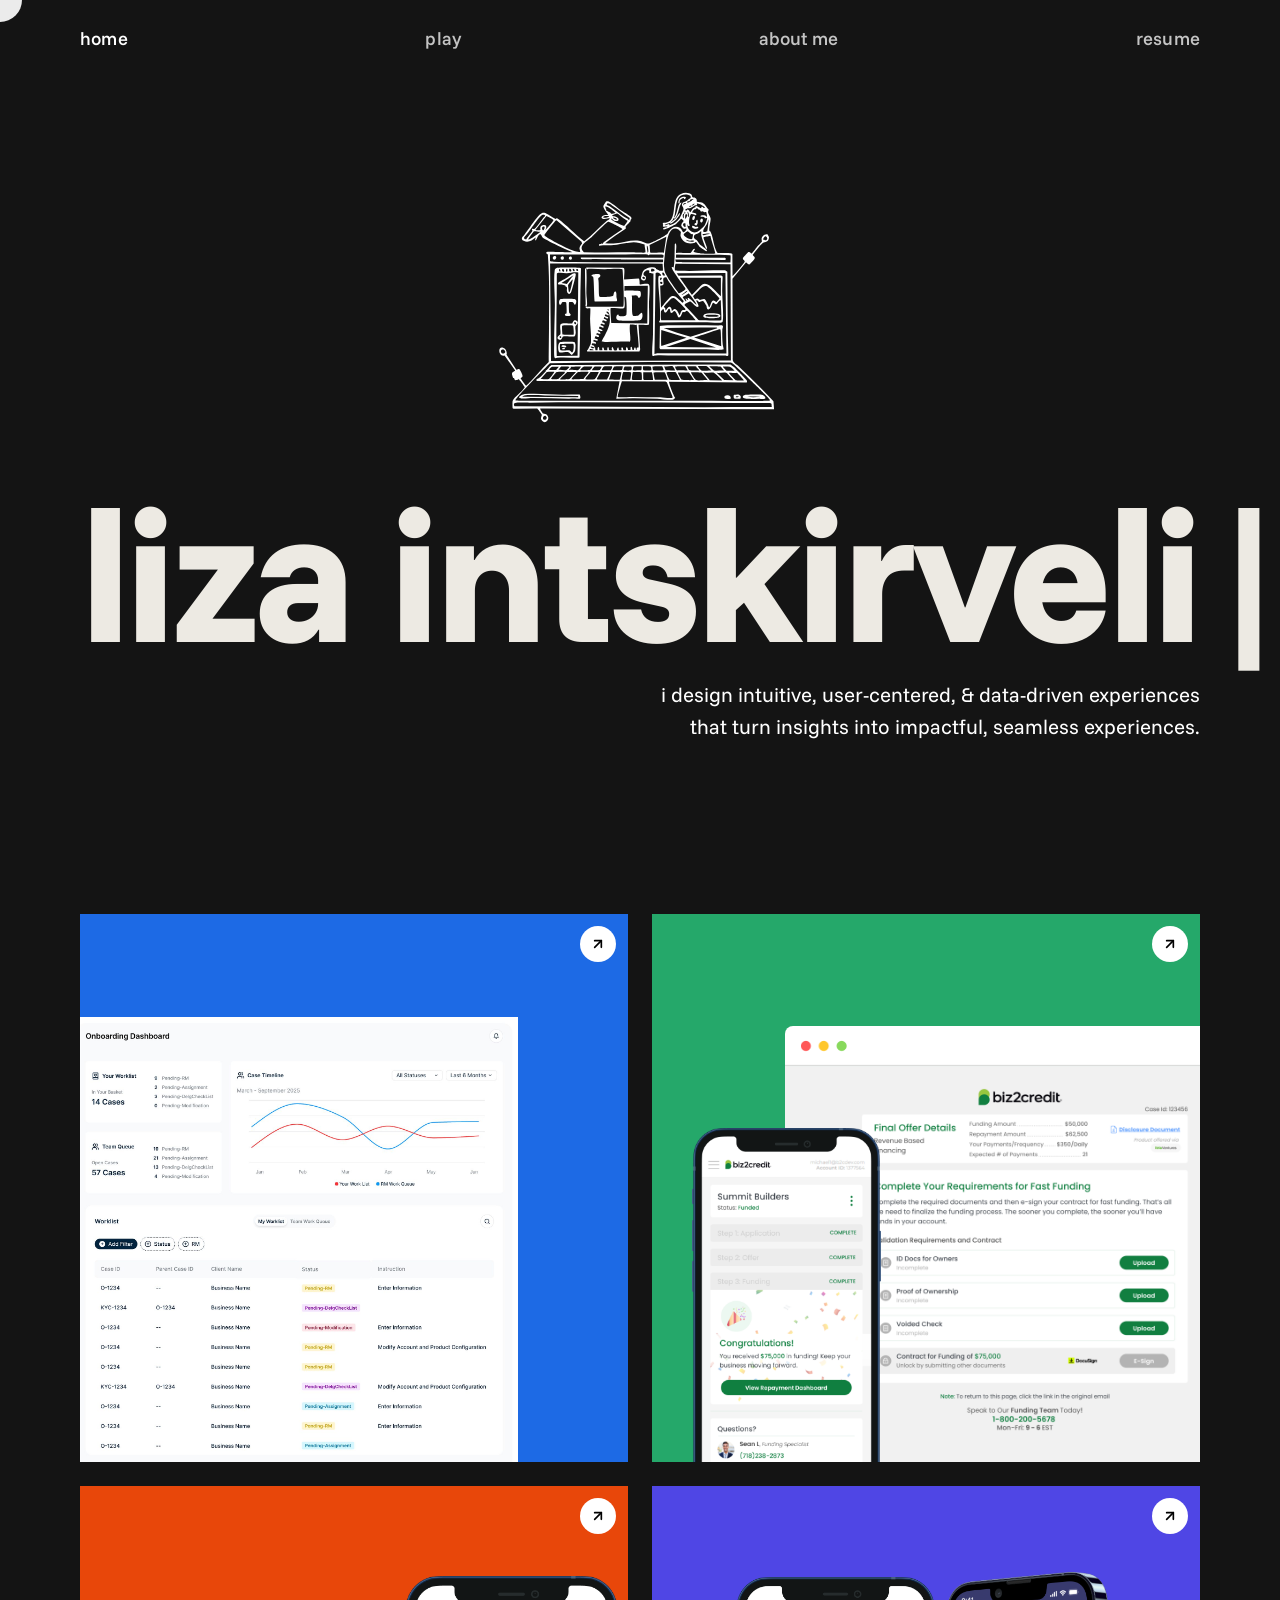
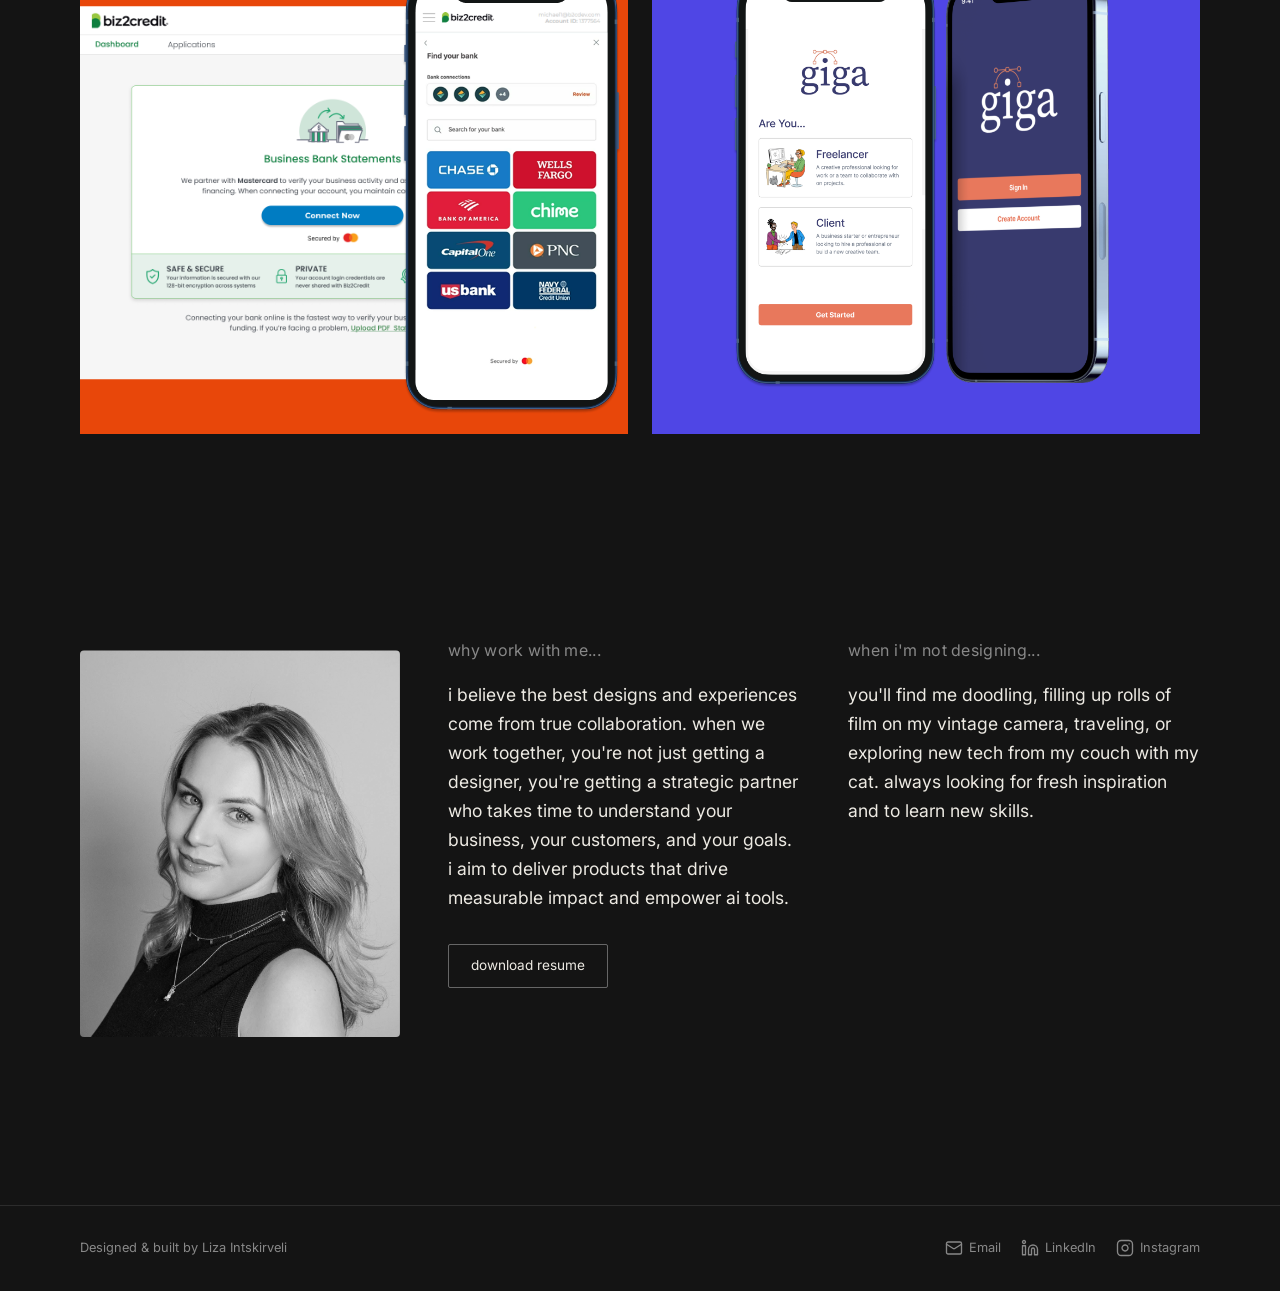
<file: Portfolio/index.html>
<!DOCTYPE html>
<html lang="en">
<head>
  <meta charset="UTF-8">
  <meta name="viewport" content="width=device-width, initial-scale=1.0">
  <title>Liza Intskirveli — Product &amp; Experience Designer</title>
  <meta name="description" content="Product and experience designer based in NYC, crafting intuitive, user-centered, data-informed design.">
  <link rel="preconnect" href="https://fonts.googleapis.com">
  <link rel="preconnect" href="https://fonts.gstatic.com" crossorigin>
  <link href="https://fonts.googleapis.com/css2?family=DM+Serif+Display:ital@0;1&family=Funnel+Sans:wght@300;400;500;600;700;800&family=Inter:wght@400;500;600;700&display=swap" rel="stylesheet">
  <link rel="stylesheet" href="styles.css">
</head>
<body>

  <site-nav></site-nav>

  <main>

    <!-- ── Hero ── -->
    <section class="hero">
<img class="hero-illustration" src="assets/home/laptop.svg" alt="Liza illustration">
      <div class="hero-name-wrap">
        <h1 class="hero-headline">liza intskirveli</h1>
        <p class="hero-body">i design intuitive, user-centered, &amp; data-driven experiences<br>that turn insights into impactful, seamless experiences.</p>
      </div>
    </section>

    <!-- ── Projects ── -->
    <section class="projects" id="projects">
      <div class="container">
<div class="project-grid">

          <a class="project-card" href="bny.html">
            <div class="card-cover" style="background-color:#1D6AE5;">
              <div class="card-image-bg" style="background-image:url('assets/bny/bnydashboard.jpg');"></div>
              <div class="card-arrow"><svg viewBox="0 0 24 24" fill="none" stroke-width="2.5" stroke-linecap="round" stroke-linejoin="round"><line x1="7" y1="17" x2="17" y2="7"/><polyline points="7 7 17 7 17 17"/></svg></div>
              <div class="card-overlay">
                <h2 class="card-title">Client Onboarding for Global Banking</h2>
                <p class="card-category">BNY 2025/26</p>
              </div>
            </div>
          </a>

          <a class="project-card" href="biz2credit.html">
            <div class="card-cover" style="background-color: #25A86A;">
              <img class="card-mockup-back" src="assets/biz2credit/deviceframe.png" alt="">
              <img class="card-mockup-front" src="assets/biz2credit/phoneb2c.png" alt="">
              <div class="card-arrow"><svg viewBox="0 0 24 24" fill="none" stroke-width="2.5" stroke-linecap="round" stroke-linejoin="round"><line x1="7" y1="17" x2="17" y2="7"/><polyline points="7 7 17 7 17 17"/></svg></div>
              <div class="card-overlay">
                <h2 class="card-title">Transforming & Automating a Fintech Customer Dashboard</h2>
                <p class="card-category">Biz2Credit 2024</p>
              </div>
            </div>
          </a>

          <a class="project-card" href="yodlee.html">
            <div class="card-cover" style="background-color: #E8470A;">
              <img class="card-mockup-back card-mockup-back--yodlee" src="assets/yodlee/yodleedesktop.jpg" alt="">
              <img class="card-mockup-front card-mockup-front--yodlee" src="assets/yodlee/yodleephone.png" alt="">
              <div class="card-arrow"><svg viewBox="0 0 24 24" fill="none" stroke-width="2.5" stroke-linecap="round" stroke-linejoin="round"><line x1="7" y1="17" x2="17" y2="7"/><polyline points="7 7 17 7 17 17"/></svg></div>
              <div class="card-overlay">
                <h2 class="card-title">Seamless Bank Connection with Mastercard's Finicity API</h2>
                <p class="card-category">Biz2Credit, 2023/24</p>
              </div>
            </div>
          </a>

          <a class="project-card" href="giga.html">
            <div class="card-cover" style="background-color: #4F46E5;">
              <div class="giga-pair">
                <img class="card-mockup-giga card-mockup-giga--back" src="assets/giga/giga2.png" alt="">
                <img class="card-mockup-giga card-mockup-giga--front" src="assets/giga/giga1.png" alt="">
              </div>
              <div class="card-arrow"><svg viewBox="0 0 24 24" fill="none" stroke-width="2.5" stroke-linecap="round" stroke-linejoin="round"><line x1="7" y1="17" x2="17" y2="7"/><polyline points="7 7 17 7 17 17"/></svg></div>
              <div class="card-overlay">
                <h2 class="card-title">Giga: A Freelancing Platform for Creative Professionals</h2>
                <p class="card-category">Freelance Capstone, 2021</p>
              </div>
            </div>
          </a>

        </div>
      </div>
    </section>

<!-- ── About strip ── -->
    <section class="about-strip">
      <div class="container">
        <div class="about-grid">
          <img class="about-photo" src="assets/home/head.png" alt="Liza Intskirveli">
          <div class="about-col">
            <p class="about-label">why work with me...</p>
            <p class="about-text">i believe the best designs and experiences come from true collaboration. when we work together, you're not just getting a designer, you're getting a strategic partner who takes time to understand your business, your customers, and your goals. i aim to deliver products that drive measurable impact and empower ai tools.</p>
            <a href="resume.pdf" class="about-resume-btn" target="_blank" rel="noopener">download resume</a>
          </div>
          <div class="about-col">
            <p class="about-label">when i'm not designing...</p>
            <p class="about-text">you'll find me doodling, filling up rolls of film on my vintage camera, traveling, or exploring new tech from my couch with my cat. always looking for fresh inspiration and to learn new skills.</p>
          </div>
        </div>
      </div>
    </section>

  </main>

  <site-footer></site-footer>
  <script src="components.js"></script>
  <script>
    (function () {
      function fitName() {
        const el = document.querySelector('.hero-headline');
        if (!el) return;
        const parent = el.parentElement;
        const cs = getComputedStyle(parent);
        const available = parent.getBoundingClientRect().width
          - parseFloat(cs.paddingLeft)
          - parseFloat(cs.paddingRight);
        if (available <= 0) { requestAnimationFrame(fitName); return; }

        const probe = document.createElement('span');
        probe.style.cssText =
          'position:absolute;top:-9999px;left:-9999px;white-space:nowrap;' +
          'font-family:"Funnel Sans",sans-serif;font-weight:800;' +
          'letter-spacing:-0.03em;font-size:100px;';
        probe.textContent = el.textContent.trim();
        document.body.appendChild(probe);
        const w = probe.getBoundingClientRect().width;
        document.body.removeChild(probe);

        if (w <= 0) { requestAnimationFrame(fitName); return; }
        el.style.fontSize = (available / w * 100).toFixed(2) + 'px';
      }

      function typewriter(el, text, speed) {
        el.textContent = '';
        el.classList.add('typing');
        let i = 0;
        const tick = setInterval(() => {
          el.textContent += text[i++];
          if (i >= text.length) {
            clearInterval(tick);
            setTimeout(() => el.classList.remove('typing'), 1800);
          }
        }, speed);
      }

      // Wait for Funnel Sans specifically before measuring
      document.fonts.load("800 100px 'Funnel Sans'").then(() => {
        fitName();
        const el = document.querySelector('.hero-headline');
        if (el) {
          const text = el.textContent.trim();
          setTimeout(() => typewriter(el, text, 75), 120);
        }
      }).catch(() => { fitName(); });
      window.addEventListener('resize', fitName);
    })();

    // Custom cursor — only on devices that support hover
    if (window.matchMedia('(hover: hover)').matches) {
      const cur = document.createElement('div');
      cur.className = 'custom-cursor';
      cur.innerHTML = '<span class="cursor-label">see more</span>';
      document.body.appendChild(cur);

      document.addEventListener('mousemove', (e) => {
        cur.style.left = e.clientX + 'px';
        cur.style.top  = e.clientY + 'px';
      });

      document.addEventListener('mouseover', (e) => {
        const onProject = !!e.target.closest('.project-card');
        const onLink    = !!e.target.closest('a, button');
        cur.classList.toggle('is-project',  onProject);
        cur.classList.toggle('is-hovering', onLink && !onProject);
      });
    }
  </script>

</body>
</html>
</file>
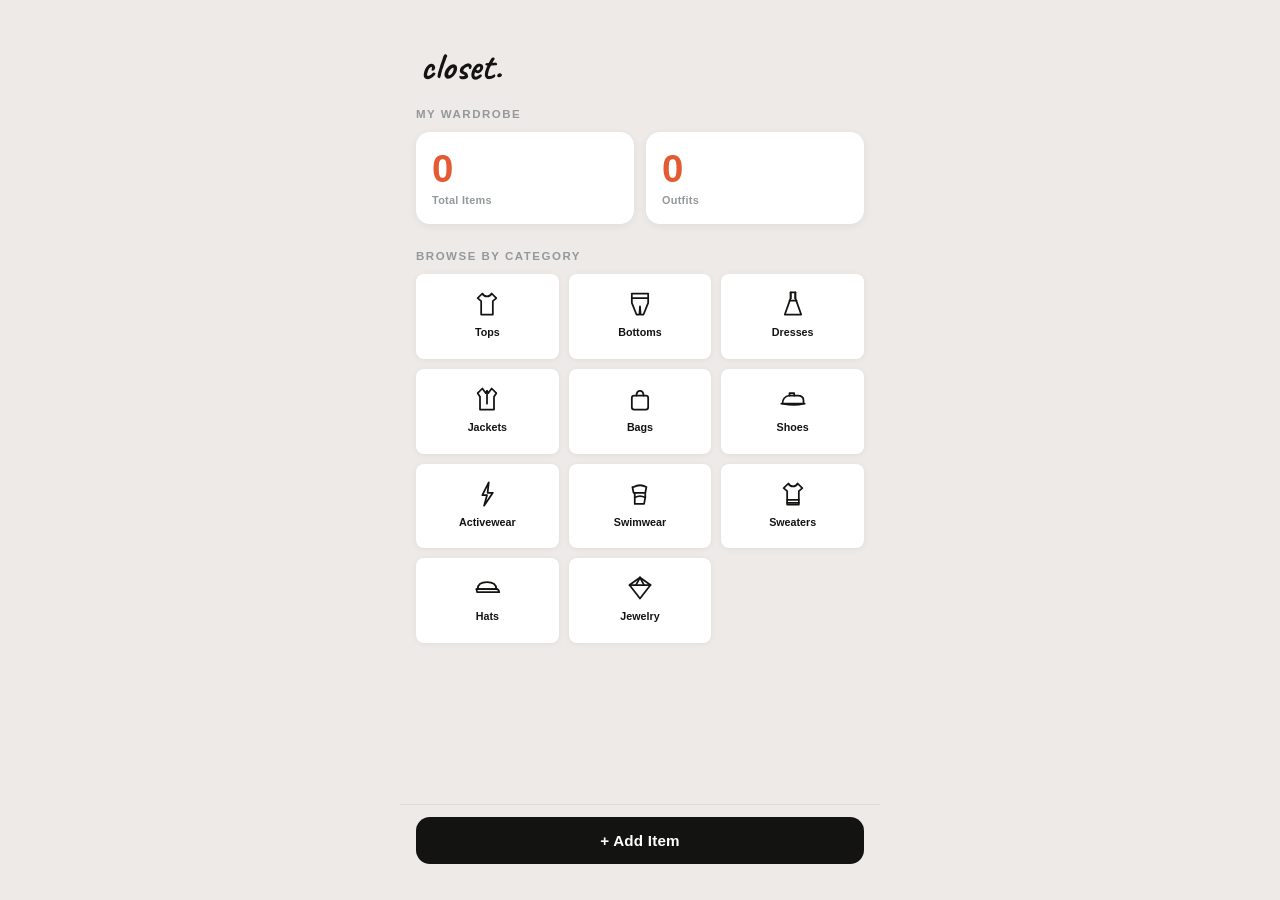
<file: Wardrobe/index.html>
<!DOCTYPE html>
<html lang="en">
<head>
  <meta charset="UTF-8">
  <meta name="viewport" content="width=device-width, initial-scale=1.0, maximum-scale=1.0, user-scalable=no">
  <meta name="apple-mobile-web-app-capable" content="yes">
  <meta name="apple-mobile-web-app-status-bar-style" content="black-translucent">
  <meta name="apple-mobile-web-app-title" content="closet.">
  <title>closet.</title>
  <link rel="preconnect" href="https://fonts.googleapis.com">
  <link href="https://fonts.googleapis.com/css2?family=Caveat:wght@700&display=swap" rel="stylesheet">
  <style>
    :root {
      --ink:   #131311;
      --stone: #93989b;
      --terra: #e45a33;
      --sand:  #eeeae7;
      --white: #ffffff;
    }

    * { box-sizing: border-box; margin: 0; padding: 0; -webkit-tap-highlight-color: transparent; }

    body {
      font-family: -apple-system, BlinkMacSystemFont, 'Segoe UI', sans-serif;
      background: var(--sand);
      min-height: 100vh;
      max-width: 480px;
      margin: 0 auto;
    }

    /* ── HEADER ── */
    .header {
      padding: 48px 20px 4px;
    }

    .header h1 {
      font-family: 'Caveat', cursive;
      font-size: 2.4rem;
      font-weight: 700;
      color: var(--ink);
      line-height: 1;
    }

    /* ── CONTENT ── */
    .content {
      padding: 18px 16px 110px;
      display: flex;
      flex-direction: column;
      gap: 26px;
    }

    /* ── SECTION TITLES ── */
    .section-title {
      font-size: 0.72rem;
      font-weight: 700;
      letter-spacing: 1.5px;
      text-transform: uppercase;
      color: var(--stone);
      margin-bottom: 12px;
    }

    /* ── STATS ROW ── */
    .stats-row {
      display: grid;
      grid-template-columns: 1fr 1fr;
      gap: 12px;
    }

    .stat-card {
      background: var(--white);
      border-radius: 14px;
      padding: 18px 16px;
      box-shadow: 0 2px 10px rgba(19,19,17,0.06);
    }

    .stat-num {
      font-size: 2.4rem;
      font-weight: 800;
      color: var(--terra);
      line-height: 1;
      letter-spacing: -1px;
    }

    .stat-lbl {
      font-size: 0.68rem;
      font-weight: 600;
      color: var(--stone);
      margin-top: 5px;
      letter-spacing: 0.3px;
    }

    /* ── CATEGORY GRID ── */
    .cats-grid {
      display: grid;
      grid-template-columns: repeat(3, 1fr);
      gap: 10px;
    }

    .cat-item {
      background: var(--white);
      border-radius: 8px;
      padding: 16px 8px 12px;
      display: flex;
      flex-direction: column;
      align-items: center;
      gap: 8px;
      text-decoration: none;
      box-shadow: 0 1px 6px rgba(19,19,17,0.06);
      transition: transform 0.13s;
    }

    .cat-item:active { transform: scale(0.95); }

    .cat-item svg {
      width: 28px;
      height: 28px;
      color: var(--ink);
      flex-shrink: 0;
    }

    .cat-item-label {
      font-size: 0.67rem;
      font-weight: 600;
      color: var(--ink);
      text-align: center;
      line-height: 1.2;
    }

    .cat-item-count {
      font-size: 0.6rem;
      font-weight: 600;
      color: var(--stone);
      line-height: 1;
    }

    /* ── ADD ITEM BUTTON ── */
    .add-wrap {
      position: fixed;
      bottom: 0;
      left: 50%;
      transform: translateX(-50%);
      width: 100%;
      max-width: 480px;
      padding: 12px 16px 36px;
      background: rgba(238,234,231,0.88);
      backdrop-filter: blur(18px) saturate(1.4);
      -webkit-backdrop-filter: blur(18px) saturate(1.4);
      border-top: 1px solid rgba(19,19,17,0.07);
      z-index: 10;
    }

    .add-btn {
      width: 100%;
      padding: 15px;
      background: var(--ink);
      color: var(--white);
      border: none;
      border-radius: 14px;
      font-size: 0.95rem;
      font-weight: 700;
      cursor: pointer;
      font-family: inherit;
      letter-spacing: 0.2px;
      transition: opacity 0.13s;
    }
    .add-btn:active { opacity: 0.75; }

    @keyframes slideUp { from { transform: translateY(100%); } to { transform: translateY(0); } }

    /* ── CATEGORY SCROLL PILLS (inside add modal) ── */
    .am-cat-scroll {
      display: flex;
      gap: 7px;
      overflow-x: auto;
      padding: 0 18px 4px;
      margin-bottom: 14px;
      -webkit-overflow-scrolling: touch;
      scrollbar-width: none;
    }
    .am-cat-scroll::-webkit-scrollbar { display: none; }
    .am-cat-scroll .am-pill { white-space: nowrap; flex-shrink: 0; }

    /* ── ADD ITEM MODAL ── */
    .add-modal-backdrop {
      position: fixed; inset: 0;
      background: rgba(0,0,0,0.45);
      z-index: 300;
      display: none;
      align-items: flex-end;
      justify-content: center;
    }
    .add-modal-backdrop.open { display: flex; }

    .add-modal-sheet {
      background: var(--white);
      border-radius: 22px 22px 0 0;
      width: 100%; max-width: 480px;
      max-height: 92vh;
      overflow-y: auto;
      padding-bottom: 40px;
      animation: slideUp 0.22s ease;
    }

    .am-handle {
      width: 36px; height: 4px;
      background: #ddd; border-radius: 2px;
      margin: 12px auto 0;
    }

    .am-header {
      display: flex;
      align-items: flex-start;
      justify-content: space-between;
      padding: 14px 18px 10px;
    }

    .am-cat-tag {
      font-size: 0.62rem;
      font-weight: 700;
      letter-spacing: 1.2px;
      text-transform: uppercase;
      color: var(--stone);
      margin-bottom: 2px;
    }

    .am-title { font-size: 1rem; font-weight: 800; color: var(--ink); }

    .am-close {
      background: #f0eeee; border: none; border-radius: 50%;
      width: 30px; height: 30px;
      font-size: 0.9rem; cursor: pointer;
      display: flex; align-items: center; justify-content: center;
      color: var(--ink); font-family: inherit; flex-shrink: 0;
    }

    .am-photo-zone {
      margin: 0 18px 14px;
      height: 170px;
      border-radius: 14px;
      background: #f5f3f1;
      border: 2px dashed #d0ccc8;
      display: flex;
      flex-direction: column;
      align-items: center;
      justify-content: center;
      cursor: pointer;
      overflow: hidden;
    }
    .am-photo-zone img { width: 100%; height: 100%; object-fit: cover; display: block; }
    .am-photo-icon { font-size: 2rem; }
    .am-photo-label { font-size: 0.72rem; color: var(--stone); font-weight: 600; margin-top: 8px; }

    .am-row { padding: 0 18px; margin-bottom: 12px; }
    .am-label {
      font-size: 0.62rem; font-weight: 700;
      text-transform: uppercase; letter-spacing: 1px;
      color: var(--stone); margin-bottom: 6px;
    }
    .am-input {
      width: 100%; background: #f5f3f1;
      border: none; border-radius: 10px;
      padding: 11px 13px;
      font-size: 0.88rem; color: var(--ink);
      font-family: inherit; outline: none; resize: none;
    }
    .am-input:focus { background: #ece8e4; }

    .am-pills {
      display: flex; gap: 7px; flex-wrap: wrap;
      padding: 0 18px; margin-bottom: 14px;
    }
    .am-pill {
      background: #f5f3f1; border: none;
      border-radius: 20px; padding: 6px 13px;
      font-size: 0.7rem; font-weight: 600;
      color: var(--ink); cursor: pointer;
      font-family: inherit; transition: background 0.12s;
    }
    .am-pill.selected { background: var(--ink); color: white; }

    .am-swatches {
      display: flex; gap: 8px; flex-wrap: wrap;
      padding: 0 18px; margin-bottom: 14px;
    }
    .am-swatch {
      width: 28px; height: 28px; border-radius: 50%;
      border: 2.5px solid transparent;
      cursor: pointer; transition: transform 0.12s;
    }
    .am-swatch.selected { border-color: var(--ink); transform: scale(1.15); }

    .am-save {
      margin: 8px 18px 0;
      width: calc(100% - 36px);
      padding: 14px; background: var(--ink);
      color: white; border: none;
      border-radius: 12px;
      font-size: 0.92rem; font-weight: 700;
      cursor: pointer; font-family: inherit;
    }
  </style>
</head>
<body>

  <div class="header">
    <h1>closet.</h1>
  </div>

  <div class="content">

    <!-- STATS -->
    <section>
      <div class="section-title">My Wardrobe</div>
      <div class="stats-row">
        <div class="stat-card">
          <div class="stat-num" id="total-items">0</div>
          <div class="stat-lbl">Total Items</div>
        </div>
        <div class="stat-card">
          <div class="stat-num">0</div>
          <div class="stat-lbl">Outfits</div>
        </div>
      </div>
    </section>

    <!-- CATEGORIES -->
    <section>
      <div class="section-title">Browse by category</div>
      <div class="cats-grid">

        <a class="cat-item" href="category.html?cat=tops">
          <svg viewBox="0 0 24 24" fill="none" stroke="currentColor" stroke-width="1.5" stroke-linecap="round" stroke-linejoin="round">
            <path d="M8 3c1 2 2.5 2.5 4 2.5S15 5 16 3l4 4-3 2.5V21H7V9.5L4 7l4-4z"/>
          </svg>
          <span class="cat-item-label">Tops</span>
          <span class="cat-item-count" id="count-tops">0</span>
        </a>

        <a class="cat-item" href="category.html?cat=bottoms">
          <svg viewBox="0 0 24 24" fill="none" stroke="currentColor" stroke-width="1.5" stroke-linecap="round" stroke-linejoin="round">
            <path d="M5 3h14v8l-4 10h-2.5L12 14l-.5 7H9L5 11V3z"/>
            <line x1="5" y1="7" x2="19" y2="7"/>
          </svg>
          <span class="cat-item-label">Bottoms</span>
          <span class="cat-item-count" id="count-bottoms">0</span>
        </a>

        <a class="cat-item" href="category.html?cat=dresses">
          <svg viewBox="0 0 24 24" fill="none" stroke="currentColor" stroke-width="1.5" stroke-linecap="round" stroke-linejoin="round">
            <path d="M10 2h4v5l5 14H5l5-14V2z"/>
            <line x1="10" y1="2" x2="10" y2="7"/>
            <line x1="14" y1="2" x2="14" y2="7"/>
            <line x1="9" y1="9" x2="15" y2="9"/>
          </svg>
          <span class="cat-item-label">Dresses</span>
          <span class="cat-item-count" id="count-dresses">0</span>
        </a>

        <a class="cat-item" href="category.html?cat=jackets">
          <svg viewBox="0 0 24 24" fill="none" stroke="currentColor" stroke-width="1.5" stroke-linecap="round" stroke-linejoin="round">
            <path d="M4 7l4-4 3 4 1-2 1 2 3-4 4 4-2 3V21H6V10L4 7z"/>
            <line x1="12" y1="5" x2="12" y2="16"/>
          </svg>
          <span class="cat-item-label">Jackets</span>
          <span class="cat-item-count" id="count-jackets">0</span>
        </a>

        <a class="cat-item" href="category.html?cat=bags">
          <svg viewBox="0 0 24 24" fill="none" stroke="currentColor" stroke-width="1.5" stroke-linecap="round" stroke-linejoin="round">
            <rect x="5" y="9" width="14" height="12" rx="2"/>
            <path d="M9 9C9 7 10 5 12 5s3 2 3 4"/>
          </svg>
          <span class="cat-item-label">Bags</span>
          <span class="cat-item-count" id="count-bags">0</span>
        </a>

        <a class="cat-item" href="category.html?cat=shoes">
          <svg viewBox="0 0 24 24" fill="none" stroke="currentColor" stroke-width="1.5" stroke-linecap="round" stroke-linejoin="round">
            <path d="M3 16Q3 10 9 9h7Q21 9 21 13v3Q13.5 18 3 16z"/>
            <line x1="2" y1="16" x2="22" y2="16"/>
            <path d="M9 9V7h4v2"/>
          </svg>
          <span class="cat-item-label">Shoes</span>
          <span class="cat-item-count" id="count-shoes">0</span>
        </a>

        <a class="cat-item" href="category.html?cat=activewear">
          <svg viewBox="0 0 24 24" fill="none" stroke="currentColor" stroke-width="1.5" stroke-linecap="round" stroke-linejoin="round">
            <path d="M13.5 2L8 13h4L9.5 22 17 11h-4.5L13.5 2z"/>
          </svg>
          <span class="cat-item-label">Activewear</span>
          <span class="cat-item-count" id="count-activewear">0</span>
        </a>

        <a class="cat-item" href="category.html?cat=swimwear">
          <svg viewBox="0 0 24 24" fill="none" stroke="currentColor" stroke-width="1.5" stroke-linecap="round" stroke-linejoin="round">
            <path d="M6.5 6Q12 3 17.5 6l-1 5h-10l-1-5z"/>
            <path d="M7.5 15Q12 12.5 16.5 15l-1 5.5h-8L7.5 15z"/>
            <line x1="7.5" y1="11" x2="7.5" y2="15"/>
            <line x1="16.5" y1="11" x2="16.5" y2="15"/>
          </svg>
          <span class="cat-item-label">Swimwear</span>
          <span class="cat-item-count" id="count-swimwear">0</span>
        </a>

        <a class="cat-item" href="category.html?cat=sweaters">
          <svg viewBox="0 0 24 24" fill="none" stroke="currentColor" stroke-width="1.5" stroke-linecap="round" stroke-linejoin="round">
            <path d="M8 3c1 2 2.5 2.5 4 2.5S15 5 16 3l4 4-3 2.5V21H7V9.5L4 7l4-4z"/>
            <line x1="7" y1="17" x2="17" y2="17"/>
            <line x1="7" y1="19.5" x2="17" y2="19.5"/>
          </svg>
          <span class="cat-item-label">Sweaters</span>
          <span class="cat-item-count" id="count-sweaters">0</span>
        </a>

        <a class="cat-item" href="category.html?cat=hats">
          <svg viewBox="0 0 24 24" fill="none" stroke="currentColor" stroke-width="1.5" stroke-linecap="round" stroke-linejoin="round">
            <path d="M4 13Q4 7 12 7Q20 7 20 13H4z"/>
            <line x1="3" y1="13" x2="21" y2="13"/>
            <path d="M20 13Q22 13 22.5 15.5H3.5L3 13"/>
          </svg>
          <span class="cat-item-label">Hats</span>
          <span class="cat-item-count" id="count-hats">0</span>
        </a>

        <a class="cat-item" href="category.html?cat=jewelry">
          <svg viewBox="0 0 24 24" fill="none" stroke="currentColor" stroke-width="1.5" stroke-linecap="round" stroke-linejoin="round">
            <path d="M12 3L21 9.5 12 21 3 9.5 12 3z"/>
            <line x1="3" y1="9.5" x2="21" y2="9.5"/>
            <line x1="8.5" y1="9.5" x2="12" y2="3"/>
            <line x1="15.5" y1="9.5" x2="12" y2="3"/>
          </svg>
          <span class="cat-item-label">Jewelry</span>
          <span class="cat-item-count" id="count-jewelry">0</span>
        </a>

      </div>
    </section>

  </div>

  <!-- ADD ITEM BUTTON -->
  <div class="add-wrap">
    <button class="add-btn" onclick="openAddModal()">+ Add Item</button>
  </div>

  <!-- ADD ITEM MODAL -->
  <div class="add-modal-backdrop" id="addModal" onclick="closeAddOnBackdrop(event)">
    <div class="add-modal-sheet">
      <div class="am-handle"></div>
      <div class="am-header">
        <div class="am-title">Add Item</div>
        <button class="am-close" onclick="closeAddModal()">✕</button>
      </div>

      <div class="am-photo-zone" id="amPhotoZone" onclick="document.getElementById('amPhotoInput').click()">
        <div class="am-photo-icon">📷</div>
        <div class="am-photo-label">Tap to add a photo</div>
      </div>
      <input type="file" id="amPhotoInput" accept="image/*" capture="environment" style="display:none" onchange="handleAmPhoto(this)">

      <div class="am-row">
        <div class="am-label">Name</div>
        <input class="am-input" id="amName" placeholder="e.g. White linen shirt" type="text">
      </div>

      <div class="am-row">
        <div class="am-label">Brand (optional)</div>
        <input class="am-input" id="amBrand" placeholder="e.g. Zara, Mango, Vintage…" type="text">
      </div>

      <div class="am-row"><div class="am-label">Category</div></div>
      <div class="am-cat-scroll" id="amCatPills"></div>

      <div id="amGarmentSection" style="display:none">
        <div class="am-row"><div class="am-label">Type</div></div>
        <div class="am-pills" id="amGarmentPills"></div>
      </div>

      <div class="am-row"><div class="am-label">Occasion</div></div>
      <div class="am-pills" id="amOccasionPills"></div>

      <div class="am-row"><div class="am-label">Color</div></div>
      <div class="am-swatches" id="amSwatches"></div>

      <div class="am-row">
        <div class="am-label">Notes (optional)</div>
        <textarea class="am-input" id="amNotes" placeholder="Size, where I got it, how I style it…" rows="2"></textarea>
      </div>

      <button class="am-save" onclick="saveAmItem()">Save to Wardrobe</button>
    </div>
  </div>

  <script>
    const ALL_CATS = ['tops','bottoms','dresses','jackets','bags','shoes','activewear','swimwear','sweaters','hats','jewelry'];
    const CAT_LABELS = { tops:'Tops', bottoms:'Bottoms', dresses:'Dresses', jackets:'Jackets', bags:'Bags', shoes:'Shoes', activewear:'Activewear', swimwear:'Swimwear', sweaters:'Sweaters', hats:'Hats', jewelry:'Jewelry' };

    const SVG_SA = `viewBox="0 0 24 24" fill="none" stroke="currentColor" stroke-width="1.5" stroke-linecap="round" stroke-linejoin="round"`;
    const CAT_SVG = {
      tops:       `<path d="M8 3c1 2 2.5 2.5 4 2.5S15 5 16 3l4 4-3 2.5V21H7V9.5L4 7l4-4z"/>`,
      bottoms:    `<path d="M5 3h14v8l-4 10h-2.5L12 14l-.5 7H9L5 11V3z"/><line x1="5" y1="7" x2="19" y2="7"/>`,
      dresses:    `<path d="M10 2h4v5l5 14H5l5-14V2z"/><line x1="10" y1="2" x2="10" y2="7"/><line x1="14" y1="2" x2="14" y2="7"/><line x1="9" y1="9" x2="15" y2="9"/>`,
      jackets:    `<path d="M4 7l4-4 3 4 1-2 1 2 3-4 4 4-2 3V21H6V10L4 7z"/><line x1="12" y1="5" x2="12" y2="16"/>`,
      bags:       `<rect x="5" y="9" width="14" height="12" rx="2"/><path d="M9 9C9 7 10 5 12 5s3 2 3 4"/>`,
      shoes:      `<path d="M3 16Q3 10 9 9h7Q21 9 21 13v3Q13.5 18 3 16z"/><line x1="2" y1="16" x2="22" y2="16"/><path d="M9 9V7h4v2"/>`,
      activewear: `<path d="M13.5 2L8 13h4L9.5 22 17 11h-4.5L13.5 2z"/>`,
      swimwear:   `<path d="M6.5 6Q12 3 17.5 6l-1 5h-10l-1-5z"/><path d="M7.5 15Q12 12.5 16.5 15l-1 5.5h-8L7.5 15z"/><line x1="7.5" y1="11" x2="7.5" y2="15"/><line x1="16.5" y1="11" x2="16.5" y2="15"/>`,
      sweaters:   `<path d="M8 3c1 2 2.5 2.5 4 2.5S15 5 16 3l4 4-3 2.5V21H7V9.5L4 7l4-4z"/><line x1="7" y1="17" x2="17" y2="17"/><line x1="7" y1="19.5" x2="17" y2="19.5"/>`,
      hats:       `<path d="M4 13Q4 7 12 7Q20 7 20 13H4z"/><line x1="3" y1="13" x2="21" y2="13"/><path d="M20 13Q22 13 22.5 15.5H3.5L3 13"/>`,
      jewelry:    `<path d="M12 3L21 9.5 12 21 3 9.5 12 3z"/><line x1="3" y1="9.5" x2="21" y2="9.5"/><line x1="8.5" y1="9.5" x2="12" y2="3"/><line x1="15.5" y1="9.5" x2="12" y2="3"/>`,
    };

    const PALETTE = [
      { name:'black', hex:'#1c1c1c' }, { name:'white',  hex:'#f0f0f0' },
      { name:'grey',  hex:'#9e9e9e' }, { name:'navy',   hex:'#1a2744' },
      { name:'blue',  hex:'#4a7fcb' }, { name:'green',  hex:'#4a7d60' },
      { name:'olive', hex:'#7a7c45' }, { name:'brown',  hex:'#8c6030' },
      { name:'tan',   hex:'#c8a060' }, { name:'red',    hex:'#c03050' },
      { name:'pink',  hex:'#e07090' }, { name:'purple', hex:'#7a4a8a' },
    ];
    const LIGHT_COLORS = new Set(['white','tan','pink']);

    const STYLE_FILTERS    = ['Casual', 'Going Out', 'Work'];
    const CAT_TYPE_FILTERS = { tops: ['T-Shirt', 'Tank Top', 'Long Sleeve'] };

    // ── Count tallying ──────────────────────────────────────
    function refreshCounts() {
      let total = 0;
      ALL_CATS.forEach(k => {
        let count = 0;
        try { count = (JSON.parse(localStorage.getItem('wardrobe_' + k)) || []).length; } catch(e) {}
        total += count;
        const el = document.getElementById('count-' + k);
        if (el) el.textContent = count > 0 ? count + ' item' + (count !== 1 ? 's' : '') : '';
      });
      document.getElementById('total-items').textContent = total;
    }
    refreshCounts();

    // ── Add Item Modal ───────────────────────────────────────
    let amCat = null, amGarmentType = null, amStyle = null, amColor = null, amPhoto = null;

    function openAddModal() {
      amCat = null; amGarmentType = null; amStyle = null; amColor = null; amPhoto = null;

      document.getElementById('amName').value  = '';
      document.getElementById('amBrand').value = '';
      document.getElementById('amNotes').value = '';
      document.getElementById('amPhotoInput').value = '';
      document.getElementById('amPhotoZone').innerHTML =
        '<div class="am-photo-icon">📷</div><div class="am-photo-label">Tap to add a photo</div>';

      // Category pills
      const catRow = document.getElementById('amCatPills');
      catRow.innerHTML = '';
      ALL_CATS.forEach(k => {
        const b = document.createElement('button');
        b.className = 'am-pill'; b.id = 'amCatPill-' + k;
        b.textContent = CAT_LABELS[k];
        b.onclick = () => selectAddCat(k);
        catRow.appendChild(b);
      });

      // Garment section hidden until category chosen
      document.getElementById('amGarmentSection').style.display = 'none';

      // Occasion pills
      const oRow = document.getElementById('amOccasionPills');
      oRow.innerHTML = '';
      STYLE_FILTERS.forEach(f => {
        const b = document.createElement('button');
        b.className = 'am-pill'; b.textContent = f;
        b.onclick = () => {
          amStyle = amStyle === f ? null : f;
          oRow.querySelectorAll('.am-pill').forEach(p => p.classList.remove('selected'));
          if (amStyle) b.classList.add('selected');
        };
        oRow.appendChild(b);
      });

      // Color swatches
      const sRow = document.getElementById('amSwatches');
      sRow.innerHTML = '';
      PALETTE.forEach(c => {
        const sw = document.createElement('div');
        sw.className = 'am-swatch';
        sw.style.background = c.hex;
        if (LIGHT_COLORS.has(c.name)) sw.style.boxShadow = 'inset 0 0 0 1.5px rgba(0,0,0,0.18)';
        sw.title = c.name;
        sw.onclick = () => {
          amColor = amColor === c.name ? null : c.name;
          sRow.querySelectorAll('.am-swatch').forEach(s => s.classList.remove('selected'));
          if (amColor) sw.classList.add('selected');
        };
        sRow.appendChild(sw);
      });

      document.getElementById('addModal').classList.add('open');
    }

    function selectAddCat(k) {
      amCat = k; amGarmentType = null;
      document.querySelectorAll('#amCatPills .am-pill').forEach(p => p.classList.remove('selected'));
      document.getElementById('amCatPill-' + k).classList.add('selected');

      const types = CAT_TYPE_FILTERS[k];
      const gSection = document.getElementById('amGarmentSection');
      gSection.style.display = types ? '' : 'none';
      if (types) {
        const row = document.getElementById('amGarmentPills');
        row.innerHTML = '';
        types.forEach(t => {
          const b = document.createElement('button');
          b.className = 'am-pill'; b.textContent = t;
          b.onclick = () => {
            amGarmentType = amGarmentType === t ? null : t;
            row.querySelectorAll('.am-pill').forEach(p => p.classList.remove('selected'));
            if (amGarmentType) b.classList.add('selected');
          };
          row.appendChild(b);
        });
      }
    }

    function handleAmPhoto(input) {
      const file = input.files[0];
      if (!file) return;
      const reader = new FileReader();
      reader.onload = e => {
        amPhoto = e.target.result;
        const zone = document.getElementById('amPhotoZone');
        zone.innerHTML = '';
        const img = document.createElement('img'); img.src = amPhoto;
        zone.appendChild(img);
      };
      reader.readAsDataURL(file);
    }

    function saveAmItem() {
      if (!amCat) {
        const catRow = document.getElementById('amCatPills');
        catRow.style.outline = '2px solid #e45a33';
        catRow.style.borderRadius = '8px';
        setTimeout(() => { catRow.style.outline = ''; catRow.style.borderRadius = ''; }, 1500);
        return;
      }
      const name = document.getElementById('amName').value.trim();
      if (!name) {
        const inp = document.getElementById('amName');
        inp.focus(); inp.style.outline = '2px solid #e45a33';
        setTimeout(() => inp.style.outline = '', 1500);
        return;
      }
      const key = 'wardrobe_' + amCat;
      let items = [];
      try { items = JSON.parse(localStorage.getItem(key)) || []; } catch(e) {}
      items.unshift({
        id:          Date.now().toString(),
        name,
        brand:       document.getElementById('amBrand').value.trim(),
        garmentType: amGarmentType,
        style:       amStyle,
        color:       amColor,
        notes:       document.getElementById('amNotes').value.trim(),
        photo:       amPhoto,
        addedAt:     new Date().toISOString(),
      });
      localStorage.setItem(key, JSON.stringify(items));
      closeAddModal();
      refreshCounts();
    }

    function closeAddModal() { document.getElementById('addModal').classList.remove('open'); }
    function closeAddOnBackdrop(e) { if (e.target === document.getElementById('addModal')) closeAddModal(); }
  </script>

</body>
</html>
</file>
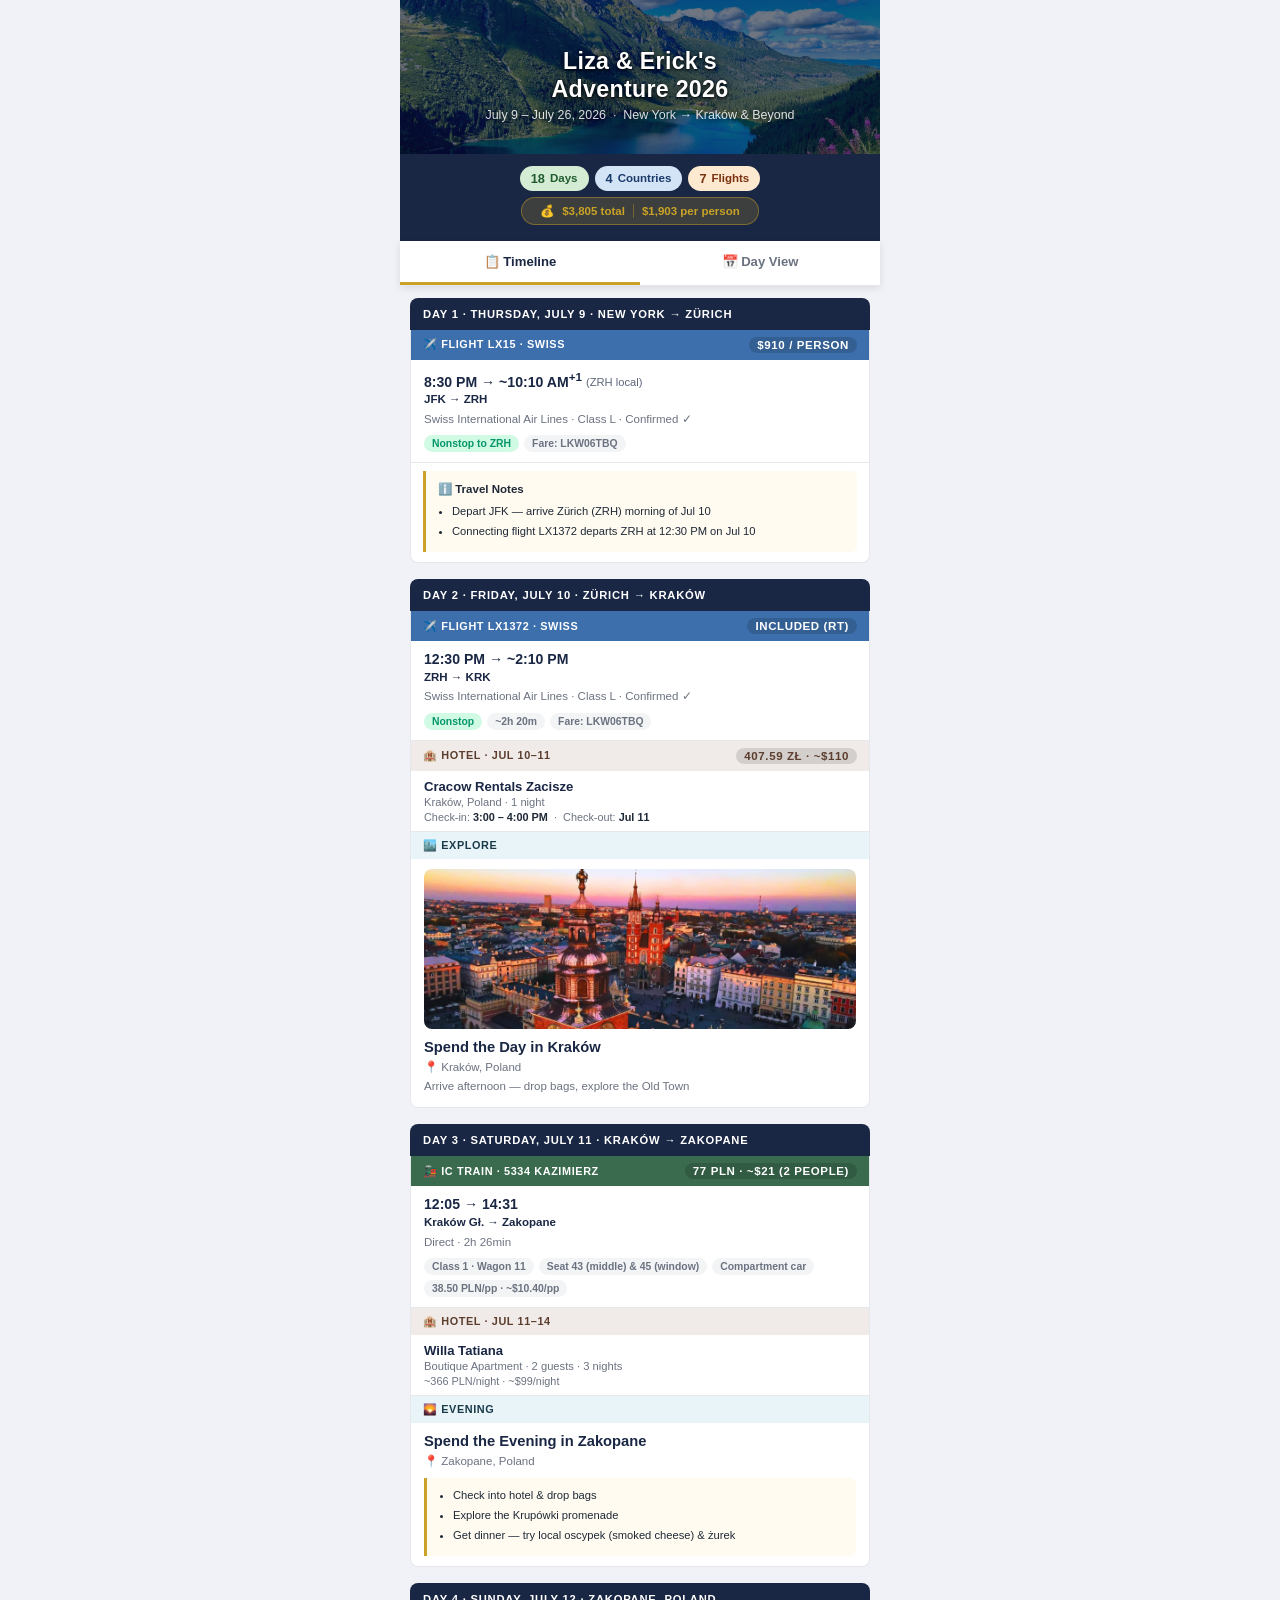
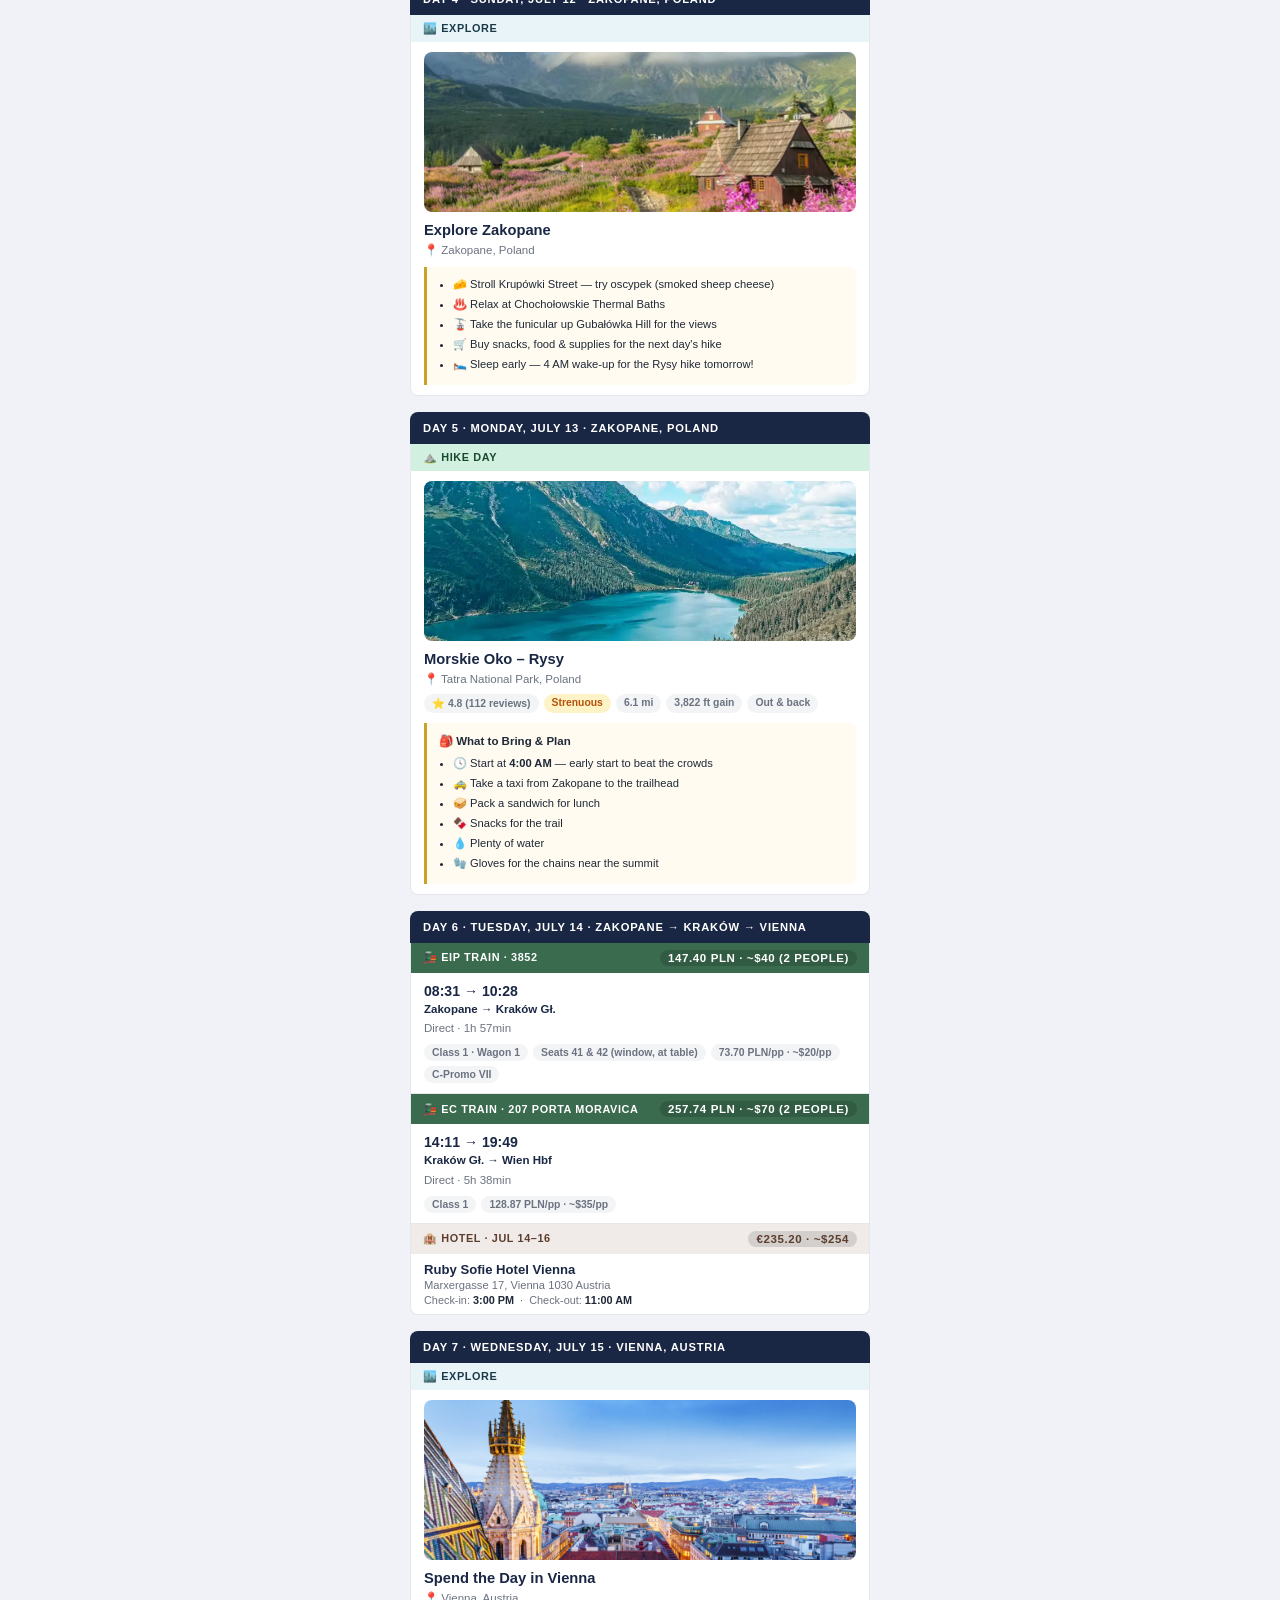
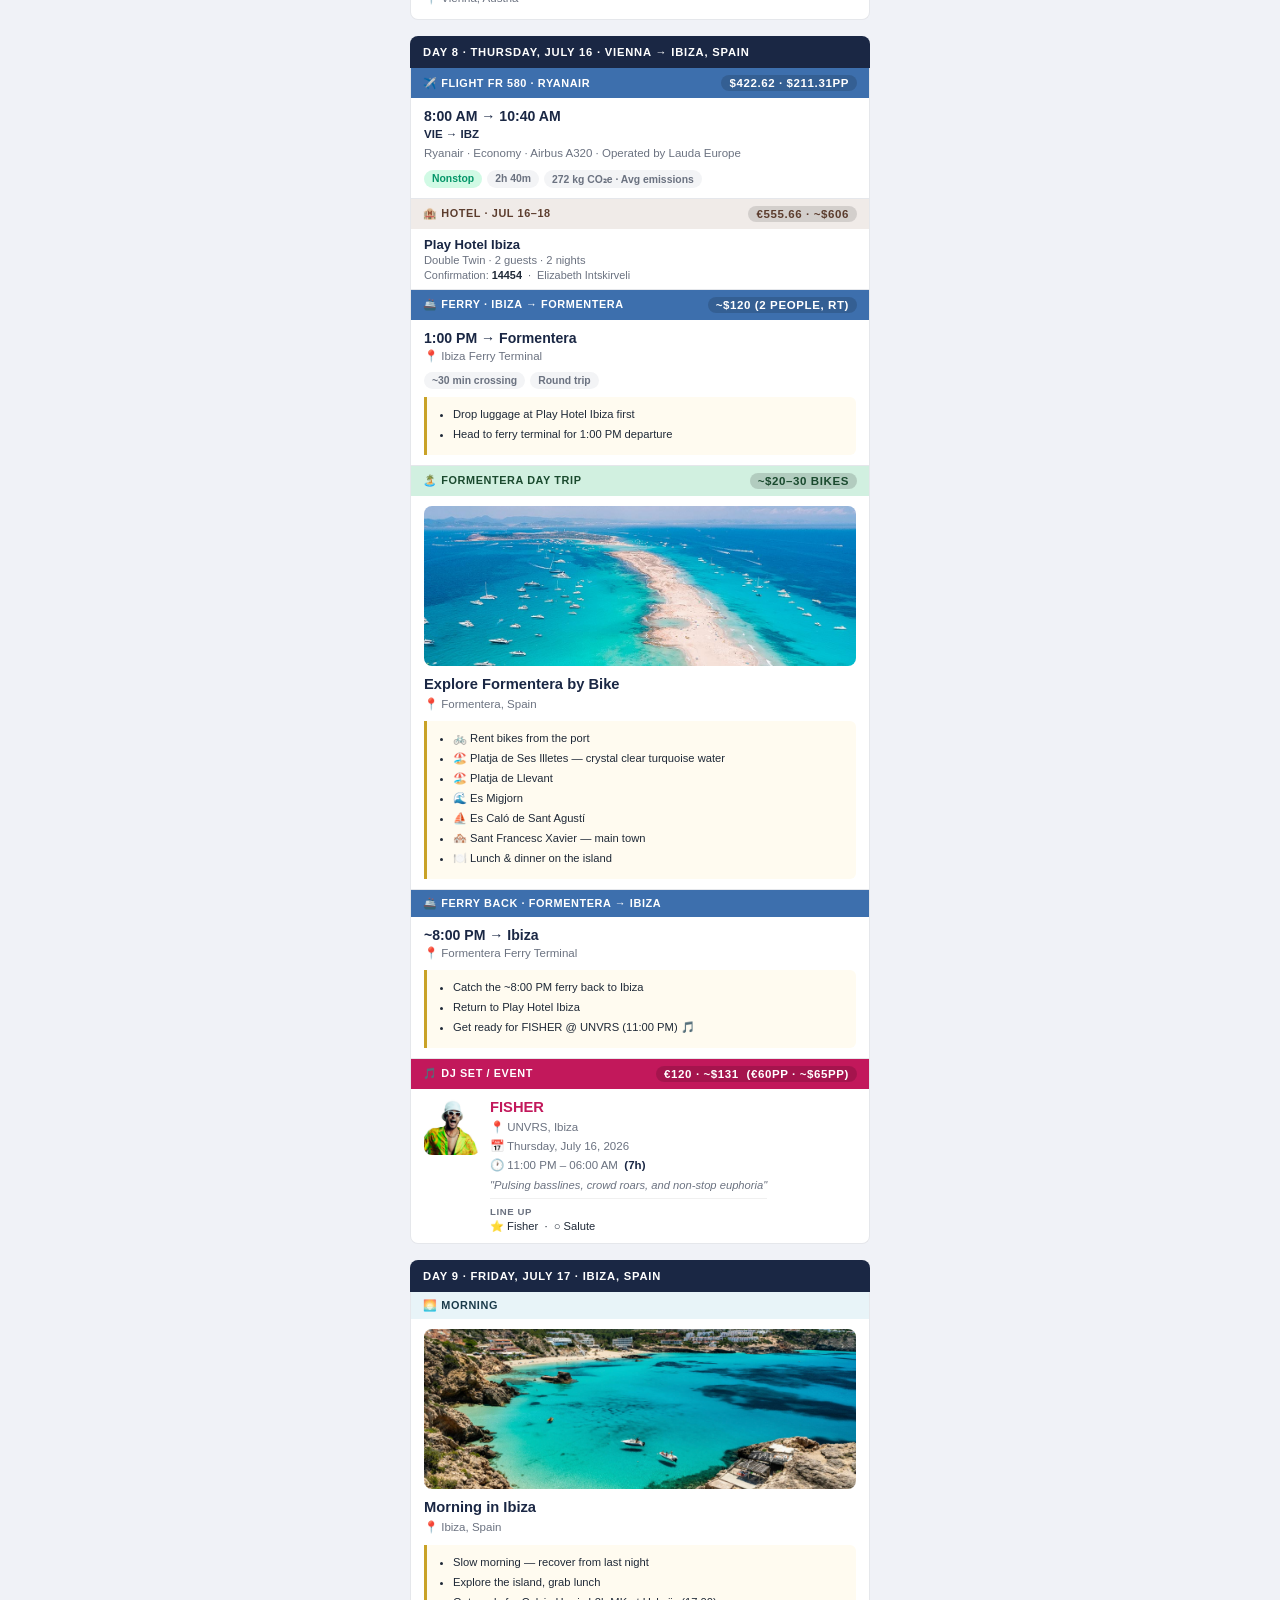
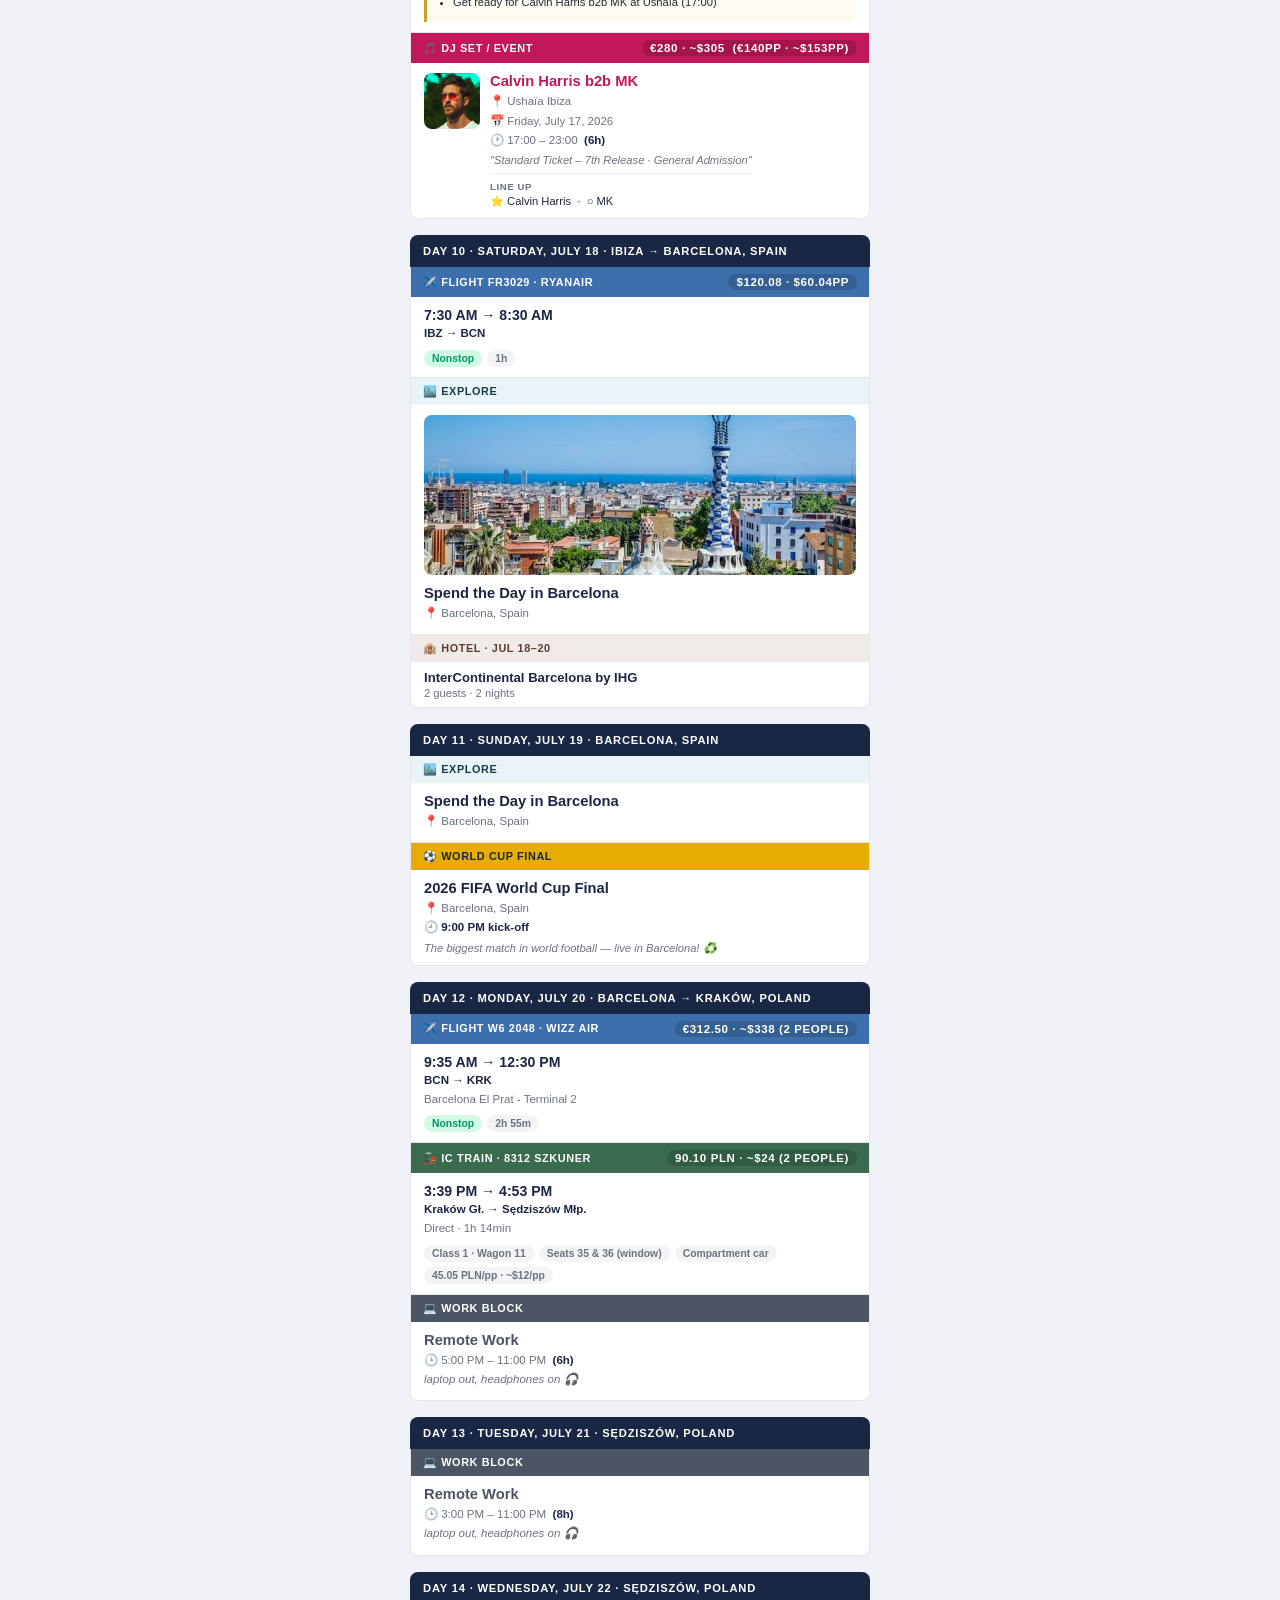
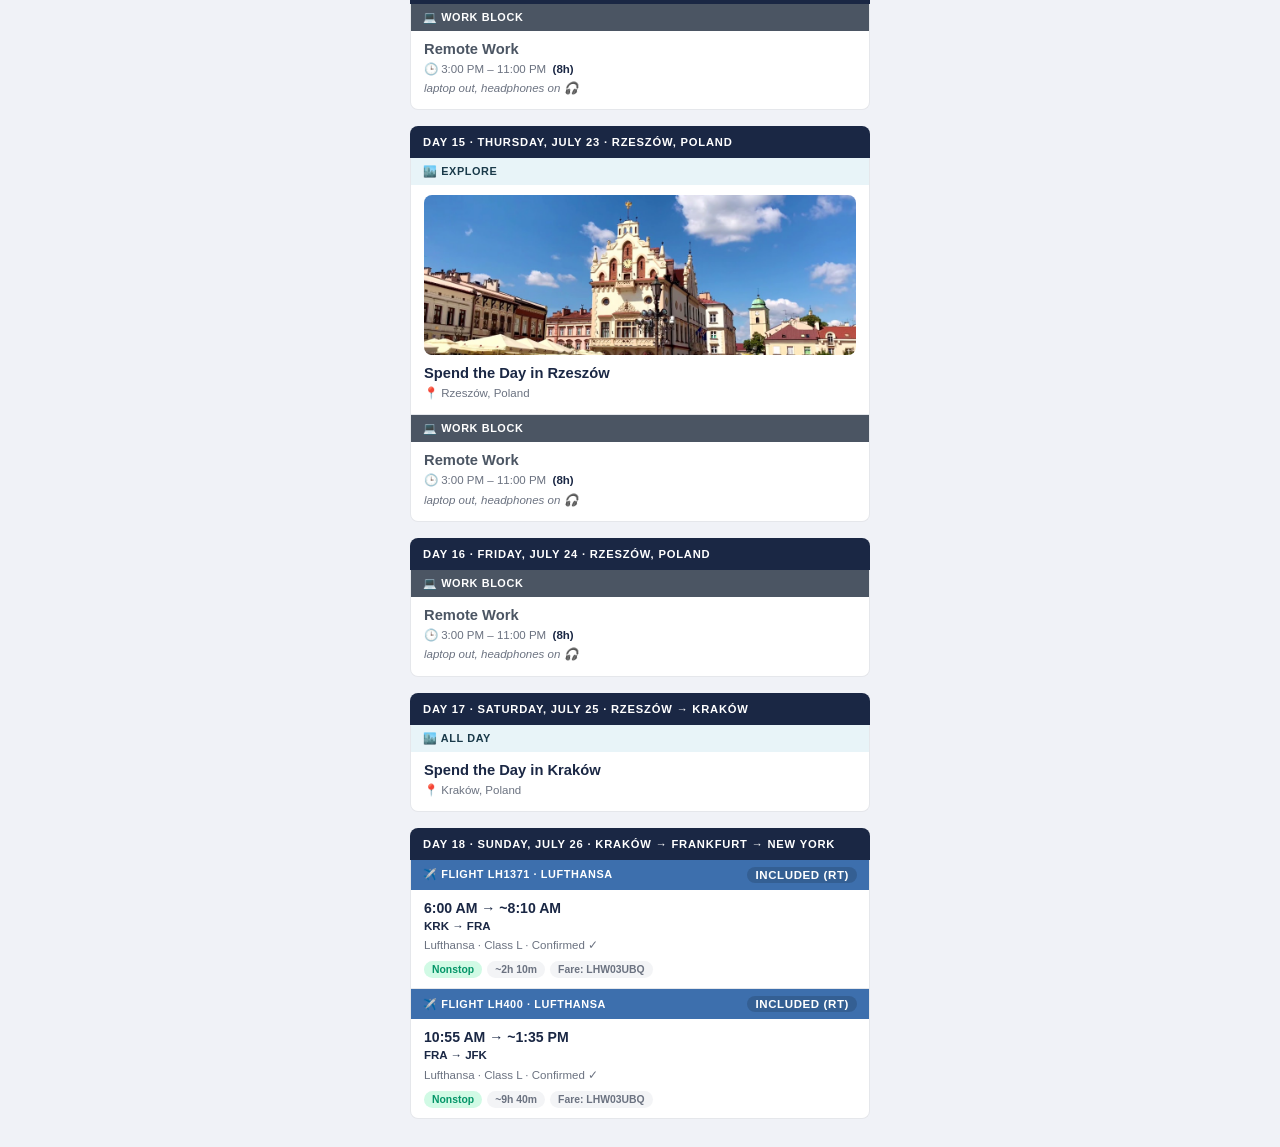
<file: Itinerary/itinerary.html>
<!DOCTYPE html>
<html lang="en">
<head>
  <meta charset="UTF-8">
  <meta name="viewport" content="width=device-width, initial-scale=1.0, maximum-scale=1.0, user-scalable=no">
  <meta name="apple-mobile-web-app-capable" content="yes">
  <meta name="apple-mobile-web-app-status-bar-style" content="black-translucent">
  <meta name="apple-mobile-web-app-title" content="Adventure 2026">
  <title>Liza &amp; Erick's Adventure 2026</title>
  <style>
    :root {
      --navy: #1a2744;
      --navy-light: #243259;
      --gold: #c9a227;
      --gold-light: #f5e9c0;
      --blue: #3d6fad;
      --blue-light: #dbeafe;
      --green: #3a6b4e;
      --green-light: #d1fae5;
      --pink: #c2185b;
      --pink-light: #fce4f0;
      --yellow: #e6ac00;
      --yellow-light: #fef9e7;
      --gray: #4b5563;
      --gray-light: #f3f4f6;
      --white: #ffffff;
      --text: #1f2937;
      --text-muted: #6b7280;
      --border: #e5e7eb;
    }

    * { box-sizing: border-box; margin: 0; padding: 0; }

    body {
      font-family: -apple-system, BlinkMacSystemFont, 'Segoe UI', Roboto, 'Helvetica Neue', sans-serif;
      background: #f0f2f7;
      color: var(--text);
      max-width: 480px;
      margin: 0 auto;
      min-height: 100vh;
      -webkit-text-size-adjust: 100%;
    }

    /* ── HEADER ── */
    .header {
      background: var(--navy);
      background-image: url('hero.jpg');
      background-size: cover;
      background-position: center 40%;
      color: white;
      text-align: center;
      padding: 48px 16px 32px;
      position: relative;
    }

    .header::before {
      content: '';
      position: absolute;
      inset: 0;
      background: rgba(10, 18, 40, 0.58);
    }

    .header > * { position: relative; z-index: 1; }

    .header-icons { display: none; }

    .header h1 {
      font-size: 1.45rem;
      font-weight: 800;
      letter-spacing: 0.3px;
      line-height: 1.2;
      text-shadow: 0 2px 12px rgba(0,0,0,0.7), 0 1px 3px rgba(0,0,0,0.9);
    }

    .header h2 {
      color: #a8d8f0;
      font-size: 0.95rem;
      font-weight: 700;
      margin: 6px 0 4px;
      letter-spacing: 0.5px;
      text-shadow: 0 2px 8px rgba(0,0,0,0.7), 0 1px 3px rgba(0,0,0,0.9);
    }

    .header-dates {
      font-size: 0.78rem;
      color: rgba(255,255,255,0.85);
      margin-top: 4px;
      text-shadow: 0 1px 6px rgba(0,0,0,0.8);
    }

    .countdown {
      display: inline-block;
      margin-top: 12px;
      background: rgba(201,162,39,0.2);
      border: 1px solid rgba(201,162,39,0.5);
      color: var(--gold);
      font-size: 0.75rem;
      font-weight: 700;
      padding: 4px 12px;
      border-radius: 20px;
      letter-spacing: 0.5px;
    }

    /* ── STATS PILLS ── */
    .stats {
      display: flex;
      flex-wrap: wrap;
      justify-content: center;
      gap: 6px;
      background: var(--navy);
      padding: 12px 10px 16px;
    }

    .stat-item-cost {
      display: flex;
      align-items: center;
      justify-content: center;
      gap: 8px;
      padding: 6px 18px;
      border-radius: 999px;
      background: rgba(201,162,39,0.2);
      border: 1px solid rgba(201,162,39,0.45);
      font-size: 0.72rem;
      font-weight: 700;
      color: var(--gold);
      white-space: nowrap;
    }

    .stat-item-cost .divider {
      width: 1px;
      height: 14px;
      background: rgba(201,162,39,0.4);
    }

    .stat-item {
      display: flex;
      align-items: center;
      gap: 5px;
      padding: 5px 11px;
      border-radius: 999px;
      font-size: 0.72rem;
      font-weight: 700;
      white-space: nowrap;
    }

    .stat-item:nth-child(1) { background: #d4ecd4; color: #1f5c2e; }
    .stat-item:nth-child(2) { background: #d4e4f7; color: #1a3a6b; }
    .stat-item:nth-child(3) { background: #fde8d0; color: #7a3310; }
    .stat-item:nth-child(4) { background: #f5e6fa; color: #5c1f7a; }

    .stat-value { font-weight: 800; font-size: 0.8rem; }
    .stat-label { font-weight: 600; }

    /* ── TABS ── */
    .tabs {
      display: flex;
      background: white;
      border-bottom: 1px solid var(--border);
      position: sticky;
      top: 0;
      z-index: 100;
      box-shadow: 0 2px 8px rgba(0,0,0,0.1);
    }

    .tab-btn {
      flex: 1;
      padding: 13px 8px;
      border: none;
      background: none;
      font-size: 0.82rem;
      font-weight: 600;
      color: var(--text-muted);
      cursor: pointer;
      border-bottom: 3px solid transparent;
      transition: all 0.2s;
      -webkit-tap-highlight-color: transparent;
    }

    .tab-btn.active {
      color: var(--navy);
      border-bottom-color: var(--gold);
    }

    /* ── TAB CONTENT ── */
    .tab-content { display: none; }
    .tab-content.active { display: block; }

    /* ── TIMELINE TAB ── */
    .timeline { padding: 12px 10px; }

    .day-section { margin-bottom: 16px; }

    .day-header {
      background: var(--navy);
      color: white;
      padding: 10px 13px;
      border-radius: 8px 8px 0 0;
      font-size: 0.7rem;
      font-weight: 800;
      letter-spacing: 0.8px;
      text-transform: uppercase;
      display: flex;
      align-items: center;
      gap: 6px;
    }

    .day-header .di { font-size: 1rem; }

    .activities {
      background: white;
      border: 1px solid var(--border);
      border-top: none;
      border-radius: 0 0 8px 8px;
      overflow: hidden;
    }

    .activity-card { border-bottom: 1px solid var(--border); }
    .activity-card:last-child { border-bottom: none; }

    .act-header {
      padding: 7px 12px;
      font-size: 0.68rem;
      font-weight: 800;
      text-transform: uppercase;
      letter-spacing: 0.6px;
      display: flex;
      align-items: center;
      justify-content: space-between;
    }

    .act-header .price-badge {
      font-size: 0.72rem;
      font-weight: 700;
      background: rgba(0,0,0,0.15);
      padding: 2px 8px;
      border-radius: 10px;
    }

    .type-flight .act-header { background: var(--blue); color: white; }
    .type-train  .act-header { background: var(--green); color: white; }
    .type-dj     .act-header { background: var(--pink); color: white; }
    .type-wc     .act-header { background: var(--yellow); color: var(--navy); }
    .type-work   .act-header { background: var(--gray); color: white; }

    .act-body { padding: 10px 13px; }

    .act-title {
      font-size: 0.92rem;
      font-weight: 800;
      margin-bottom: 4px;
    }

    .type-dj .act-title  { color: var(--pink); }
    .type-wc .act-title  { color: var(--navy); }
    .type-work .act-title { color: var(--gray); }

    .act-route {
      font-size: 0.88rem;
      font-weight: 700;
      color: var(--navy);
      margin-bottom: 2px;
    }

    .act-sub {
      font-size: 0.72rem;
      color: var(--text-muted);
      margin-bottom: 2px;
      line-height: 1.5;
    }

    .act-sub b { color: var(--navy); font-weight: 700; }

    .chips {
      display: flex;
      flex-wrap: wrap;
      gap: 5px;
      margin-top: 7px;
    }

    .chip {
      font-size: 0.65rem;
      background: var(--gray-light);
      color: var(--text-muted);
      padding: 3px 8px;
      border-radius: 12px;
      font-weight: 600;
    }

    .chip.stop  { color: #d97706; background: #fef3c7; }
    .chip.nonstop { color: #059669; background: #d1fae5; }

    .note-box {
      background: #fffbf0;
      border-left: 3px solid var(--gold);
      padding: 9px 12px;
      margin: 8px 12px 10px;
      border-radius: 0 6px 6px 0;
      font-size: 0.7rem;
      color: var(--text);
      line-height: 1.6;
    }

    .note-box .note-title {
      font-weight: 700;
      margin-bottom: 5px;
      font-size: 0.72rem;
    }

    .note-box ul { padding-left: 14px; }
    .note-box li { margin-bottom: 2px; }

    .note-box .note-fine {
      color: var(--text-muted);
      font-style: italic;
      margin-top: 5px;
      font-size: 0.67rem;
    }

    .lineup {
      margin-top: 7px;
      padding-top: 7px;
      border-top: 1px solid rgba(0,0,0,0.06);
      font-size: 0.7rem;
    }

    .lineup-label {
      font-size: 0.6rem;
      text-transform: uppercase;
      letter-spacing: 0.6px;
      color: var(--text-muted);
      margin-bottom: 3px;
      font-weight: 700;
    }

    .lineup-names { color: var(--text); }

    .act-quote {
      font-style: italic;
      font-size: 0.7rem;
      color: var(--text-muted);
      margin-top: 5px;
    }

    .placeholder {
      padding: 14px;
      font-style: italic;
      color: var(--text-muted);
      font-size: 0.78rem;
      text-align: center;
    }

    /* ── DAY VIEW TAB ── */
    .dayview { display: flex; flex-direction: column; height: calc(100vh - 160px); }

    .dv-nav {
      display: flex;
      align-items: center;
      justify-content: space-between;
      background: white;
      border-bottom: 1px solid var(--border);
      padding: 10px 12px;
      flex-shrink: 0;
    }

    .dv-nav-btn {
      background: var(--gray-light);
      border: none;
      border-radius: 50%;
      width: 36px;
      height: 36px;
      font-size: 1.1rem;
      cursor: pointer;
      display: flex;
      align-items: center;
      justify-content: center;
      color: var(--navy);
      -webkit-tap-highlight-color: transparent;
      flex-shrink: 0;
    }

    .dv-nav-btn:disabled { opacity: 0.25; cursor: default; }

    .dv-nav-center { text-align: center; flex: 1; padding: 0 8px; }

    .dv-nav-day {
      font-size: 0.65rem;
      font-weight: 700;
      color: var(--gold);
      text-transform: uppercase;
      letter-spacing: 0.6px;
    }

    .dv-nav-date {
      font-size: 0.9rem;
      font-weight: 800;
      color: var(--navy);
      line-height: 1.2;
    }

    .dv-nav-loc {
      font-size: 0.68rem;
      color: var(--text-muted);
      margin-top: 1px;
    }

    .dv-scroll {
      overflow-y: auto;
      flex: 1;
      background: white;
    }

    .dv-grid-wrap {
      display: flex;
      position: relative;
      padding: 0;
    }

    .dv-hours {
      width: 46px;
      flex-shrink: 0;
      border-right: 1px solid var(--border);
    }

    .dv-hour-label {
      height: 56px;
      display: flex;
      align-items: flex-start;
      justify-content: flex-end;
      padding: 3px 8px 0 0;
      font-size: 0.6rem;
      color: #9ca3af;
      font-weight: 600;
      box-sizing: border-box;
    }

    .dv-col {
      flex: 1;
      position: relative;
    }

    .dv-hour-row {
      height: 56px;
      border-bottom: 1px solid #f0f0f0;
      box-sizing: border-box;
    }

    .dv-hour-row:nth-child(odd) { background: #fafafa; }

    .dv-events {
      position: absolute;
      top: 0; left: 0; right: 0; bottom: 0;
      pointer-events: none;
    }

    .dv-event {
      position: absolute;
      left: 5px;
      right: 5px;
      border-radius: 6px;
      padding: 4px 7px;
      overflow: hidden;
      pointer-events: auto;
      box-shadow: 0 1px 4px rgba(0,0,0,0.15);
    }

    .dv-event.flight   { background: var(--blue);     color: white; }
    .dv-event.train    { background: var(--green);    color: white; }
    .dv-event.dj       { background: var(--pink);     color: white; }
    .dv-event.worldcup { background: var(--yellow);   color: var(--navy); }
    .dv-event.work     { background: var(--gray);     color: white; }

    .dv-event-title {
      font-size: 0.72rem;
      font-weight: 800;
      line-height: 1.3;
      white-space: nowrap;
      overflow: hidden;
      text-overflow: ellipsis;
    }

    .dv-event-time {
      font-size: 0.62rem;
      opacity: 0.85;
      margin-top: 2px;
      white-space: nowrap;
    }

    .dv-free {
      display: flex;
      align-items: center;
      justify-content: center;
      height: 200px;
      font-size: 0.85rem;
      color: var(--text-muted);
      font-style: italic;
    }

    .dv-now-line {
      position: absolute;
      left: 0; right: 0;
      height: 2px;
      background: #ef4444;
      z-index: 10;
    }

    .dv-now-dot {
      position: absolute;
      left: -4px;
      top: -4px;
      width: 10px;
      height: 10px;
      background: #ef4444;
      border-radius: 50%;
    }
  </style>
</head>
<body>

<!-- HEADER -->
<div class="header">
  <div class="header-icons">✈️ ⭐ 🎵 ⚽</div>
  <h1>Liza &amp; Erick's<br>Adventure 2026</h1>
  <div class="header-dates">July 9 – July 26, 2026 &nbsp;·&nbsp; New York → Kraków &amp; Beyond</div>
</div>

<!-- STATS -->
<div class="stats">
  <div class="stat-item"><span class="stat-value">18</span><span class="stat-label">Days</span></div>
  <div class="stat-item"><span class="stat-value">4</span><span class="stat-label">Countries</span></div>
  <div class="stat-item"><span class="stat-value">7</span><span class="stat-label">Flights</span></div>
  <div style="width:100%;display:flex;justify-content:center;">
    <div class="stat-item-cost">
      💰 <span>$3,805 total</span><div class="divider"></div><span>$1,903 per person</span>
    </div>
  </div>
</div>

<!-- TABS -->
<div class="tabs">
  <button class="tab-btn active" onclick="switchTab('timeline', this)">📋 Timeline</button>

  <button class="tab-btn" onclick="switchTab('dayview', this)">📅 Day View</button>
</div>

<!-- ═══════════════════════════════════
     TIMELINE TAB
═══════════════════════════════════ -->
<div id="tab-timeline" class="tab-content active">
<div class="timeline">

  <!-- DAY 1 -->
  <div class="day-section">
    <div class="day-header">DAY 1 · THURSDAY, JULY 9 · NEW YORK → ZÜRICH</div>
    <div class="activities">
      <div class="activity-card type-flight">
        <div class="act-header">
          <span>✈️ FLIGHT LX15 · SWISS</span>
          <span class="price-badge">$910 / person</span>
        </div>
        <div class="act-body">
          <div class="act-route">8:30 PM → ~10:10 AM<sup>+1</sup> <span style="font-size:0.7rem;font-weight:500;opacity:0.7">(ZRH local)</span></div>
          <div class="act-sub"><b>JFK → ZRH</b></div>
          <div class="act-sub">Swiss International Air Lines · Class L · Confirmed ✓</div>
          <div class="chips">
            <span class="chip nonstop">Nonstop to ZRH</span>
            <span class="chip">Fare: LKW06TBQ</span>
          </div>
        </div>
      </div>
      <div class="note-box">
        <div class="note-title">ℹ️ Travel Notes</div>
        <ul>
          <li>Depart JFK — arrive Zürich (ZRH) morning of Jul 10</li>
          <li>Connecting flight LX1372 departs ZRH at 12:30 PM on Jul 10</li>
        </ul>
      </div>
    </div>
  </div>

  <!-- DAY 2 -->
  <div class="day-section">
    <div class="day-header">DAY 2 · FRIDAY, JULY 10 · ZÜRICH → KRAKÓW</div>
    <div class="activities">
      <div class="activity-card type-flight">
        <div class="act-header">
          <span>✈️ FLIGHT LX1372 · SWISS</span>
          <span class="price-badge">Included (RT)</span>
        </div>
        <div class="act-body">
          <div class="act-route">12:30 PM → ~2:10 PM</div>
          <div class="act-sub"><b>ZRH → KRK</b></div>
          <div class="act-sub">Swiss International Air Lines · Class L · Confirmed ✓</div>
          <div class="chips">
            <span class="chip nonstop">Nonstop</span>
            <span class="chip">~2h 20m</span>
            <span class="chip">Fare: LKW06TBQ</span>
          </div>
        </div>
      </div>
      <div class="activity-card">
        <div class="act-header" style="background:#f0ebe8;color:#5c3d2e;">
          <span>🏨 HOTEL · Jul 10–11</span>
          <span class="price-badge" style="background:rgba(0,0,0,0.12);">407.59 zł · ~$110</span>
        </div>
        <div class="act-body" style="padding:8px 13px;">
          <div style="font-size:0.82rem;font-weight:800;color:var(--navy);">Cracow Rentals Zacisze</div>
          <div style="font-size:0.7rem;color:var(--text-muted);margin-top:2px;">Kraków, Poland · 1 night</div>
          <div style="font-size:0.68rem;color:var(--text-muted);margin-top:3px;">Check-in: <b style="color:var(--text);">3:00 – 4:00 PM</b> &nbsp;·&nbsp; Check-out: <b style="color:var(--text);">Jul 11</b></div>
        </div>
      </div>
      <div class="activity-card">
        <div class="act-header" style="background:#e8f4f8;color:#1a3a4a;">
          <span>🏙️ EXPLORE</span>
        </div>
        <div class="act-body">
          <img src="krakow.png" alt="Kraków" style="width:100%;border-radius:8px;object-fit:cover;max-height:160px;margin-bottom:10px;display:block;">
          <div class="act-title" style="color:var(--navy)">Spend the Day in Kraków</div>
          <div class="act-sub">📍 Kraków, Poland</div>
          <div class="act-sub">Arrive afternoon — drop bags, explore the Old Town</div>
        </div>
      </div>
    </div>
  </div>

  <!-- DAY 3 -->
  <div class="day-section">
    <div class="day-header">DAY 3 · SATURDAY, JULY 11 · KRAKÓW → ZAKOPANE</div>
    <div class="activities">
      <div class="activity-card type-train">
        <div class="act-header">
          <span>🚂 IC TRAIN · 5334 Kazimierz</span>
          <span class="price-badge">77 PLN · ~$21 (2 people)</span>
        </div>
        <div class="act-body">
          <div class="act-route">12:05 → 14:31</div>
          <div class="act-sub"><b>Kraków Gł. → Zakopane</b></div>
          <div class="act-sub">Direct · 2h 26min</div>
          <div class="chips">
            <span class="chip">Class 1 · Wagon 11</span>
            <span class="chip">Seat 43 (middle) &amp; 45 (window)</span>
            <span class="chip">Compartment car</span>
            <span class="chip">38.50 PLN/pp · ~$10.40/pp</span>
          </div>
        </div>
      </div>
      <div class="activity-card">
        <div class="act-header" style="background:#f0ebe8;color:#5c3d2e;">
          <span>🏨 HOTEL · Jul 11–14</span>
        </div>
        <div class="act-body" style="padding:8px 13px;">
          <div style="font-size:0.82rem;font-weight:800;color:var(--navy);">Willa Tatiana</div>
          <div style="font-size:0.7rem;color:var(--text-muted);margin-top:2px;">Boutique Apartment · 2 guests · 3 nights</div>
          <div style="font-size:0.68rem;color:var(--text-muted);margin-top:3px;">~366 PLN/night · ~$99/night</div>
        </div>
      </div>
      <div class="activity-card">
        <div class="act-header" style="background:#e8f4f8;color:#1a3a4a;">
          <span>🌄 EVENING</span>
        </div>
        <div class="act-body">
          <div class="act-title" style="color:var(--navy)">Spend the Evening in Zakopane</div>
          <div class="act-sub">📍 Zakopane, Poland</div>
          <div class="note-box" style="margin:8px 0 0;">
            <ul>
              <li>Check into hotel & drop bags</li>
              <li>Explore the Krupówki promenade</li>
              <li>Get dinner — try local oscypek (smoked cheese) & żurek</li>
            </ul>
          </div>
        </div>
      </div>
    </div>
  </div>

  <!-- DAY 4 -->
  <div class="day-section">
    <div class="day-header">DAY 4 · SUNDAY, JULY 12 · ZAKOPANE, POLAND</div>
    <div class="activities">
      <div class="activity-card">
        <div class="act-header" style="background:#e8f4f8;color:#1a3a4a;">
          <span>🏙️ EXPLORE</span>
        </div>
        <div class="act-body">
          <img src="zakopane.png" alt="Zakopane" style="width:100%;border-radius:8px;object-fit:cover;max-height:160px;margin-bottom:10px;display:block;">
          <div class="act-title" style="color:var(--navy)">Explore Zakopane</div>
          <div class="act-sub">📍 Zakopane, Poland</div>
          <div class="note-box" style="margin:8px 0 0;">
            <ul>
              <li>🧀 Stroll Krupówki Street — try oscypek (smoked sheep cheese)</li>
              <li>♨️ Relax at Chochołowskie Thermal Baths</li>
              <li>🚡 Take the funicular up Gubałówka Hill for the views</li>
              <li>🛒 Buy snacks, food &amp; supplies for the next day's hike</li>
              <li>🛌 Sleep early — 4 AM wake-up for the Rysy hike tomorrow!</li>
            </ul>
          </div>
        </div>
      </div>
    </div>
  </div>

  <!-- DAY 5 -->
  <div class="day-section">
    <div class="day-header">DAY 5 · MONDAY, JULY 13 · ZAKOPANE, POLAND</div>
    <div class="activities">
      <div class="activity-card">
        <div class="act-header" style="background:#d1f0e0;color:#1a4a2e;">
          <span>⛰️ HIKE DAY</span>
        </div>
        <div class="act-body">
          <img src="rysy.png" alt="Morskie Oko - Rysy" style="width:100%;border-radius:8px;object-fit:cover;max-height:160px;margin-bottom:10px;display:block;">
          <div class="act-title" style="color:var(--navy)">Morskie Oko – Rysy</div>
          <div class="act-sub">📍 Tatra National Park, Poland</div>
          <div class="chips" style="margin-top:6px;">
            <span class="chip">⭐ 4.8 (112 reviews)</span>
            <span class="chip" style="color:#b45309;background:#fef3c7;">Strenuous</span>
            <span class="chip">6.1 mi</span>
            <span class="chip">3,822 ft gain</span>
            <span class="chip">Out &amp; back</span>
          </div>
          <div class="note-box" style="margin:10px 0 0;">
            <div class="note-title">🎒 What to Bring & Plan</div>
            <ul>
              <li>🕓 Start at <b>4:00 AM</b> — early start to beat the crowds</li>
              <li>🚕 Take a taxi from Zakopane to the trailhead</li>
              <li>🥪 Pack a sandwich for lunch</li>
              <li>🍫 Snacks for the trail</li>
              <li>💧 Plenty of water</li>
              <li>🧤 Gloves for the chains near the summit</li>
            </ul>
          </div>
        </div>
      </div>
    </div>
  </div>

  <!-- DAY 6 -->
  <div class="day-section">
    <div class="day-header">DAY 6 · TUESDAY, JULY 14 · ZAKOPANE → KRAKÓW → VIENNA</div>
    <div class="activities">
      <div class="activity-card type-train">
        <div class="act-header">
          <span>🚂 EIP TRAIN · 3852</span>
          <span class="price-badge">147.40 PLN · ~$40 (2 people)</span>
        </div>
        <div class="act-body">
          <div class="act-route">08:31 → 10:28</div>
          <div class="act-sub"><b>Zakopane → Kraków Gł.</b></div>
          <div class="act-sub">Direct · 1h 57min</div>
          <div class="chips">
            <span class="chip">Class 1 · Wagon 1</span>
            <span class="chip">Seats 41 &amp; 42 (window, at table)</span>
            <span class="chip">73.70 PLN/pp · ~$20/pp</span>
            <span class="chip">C-Promo VII</span>
          </div>
        </div>
      </div>

      <div class="activity-card type-train">
        <div class="act-header">
          <span>🚂 EC TRAIN · 207 Porta Moravica</span>
          <span class="price-badge">257.74 PLN · ~$70 (2 people)</span>
        </div>
        <div class="act-body">
          <div class="act-route">14:11 → 19:49</div>
          <div class="act-sub"><b>Kraków Gł. → Wien Hbf</b></div>
          <div class="act-sub">Direct · 5h 38min</div>
          <div class="chips">
            <span class="chip">Class 1</span>
            <span class="chip">128.87 PLN/pp · ~$35/pp</span>
          </div>
        </div>
      </div>

      <div class="activity-card">
        <div class="act-header" style="background:#f0ebe8;color:#5c3d2e;">
          <span>🏨 HOTEL · Jul 14–16</span>
          <span class="price-badge" style="background:rgba(0,0,0,0.12);">€235.20 · ~$254</span>
        </div>
        <div class="act-body" style="padding:8px 13px;">
          <div style="font-size:0.82rem;font-weight:800;color:var(--navy);">Ruby Sofie Hotel Vienna</div>
          <div style="font-size:0.7rem;color:var(--text-muted);margin-top:2px;">Marxergasse 17, Vienna 1030 Austria</div>
          <div style="font-size:0.68rem;color:var(--text-muted);margin-top:3px;">Check-in: <b style="color:var(--text);">3:00 PM</b> &nbsp;·&nbsp; Check-out: <b style="color:var(--text);">11:00 AM</b></div>
        </div>
      </div>

    </div>
  </div>

  <!-- DAY 7 -->
  <div class="day-section">
    <div class="day-header">DAY 7 · WEDNESDAY, JULY 15 · VIENNA, AUSTRIA</div>
    <div class="activities">
      <div class="activity-card">
        <div class="act-header" style="background:#e8f4f8;color:#1a3a4a;">
          <span>🏙️ EXPLORE</span>
        </div>
        <div class="act-body">
          <img src="vienna.png" alt="Vienna" style="width:100%;border-radius:8px;object-fit:cover;max-height:160px;margin-bottom:10px;display:block;">
          <div class="act-title" style="color:var(--navy)">Spend the Day in Vienna</div>
          <div class="act-sub">📍 Vienna, Austria</div>
        </div>
      </div>
    </div>
  </div>

  <!-- DAY 8 -->
  <div class="day-section">
    <div class="day-header">DAY 8 · THURSDAY, JULY 16 · VIENNA → IBIZA, SPAIN</div>
    <div class="activities">
      <div class="activity-card type-flight">
        <div class="act-header">
          <span>✈️ FLIGHT FR 580 · RYANAIR</span>
          <span class="price-badge">$422.62 · $211.31pp</span>
        </div>
        <div class="act-body">
          <div class="act-route">8:00 AM → 10:40 AM</div>
          <div class="act-sub"><b>VIE → IBZ</b></div>
          <div class="act-sub">Ryanair · Economy · Airbus A320 · Operated by Lauda Europe</div>
          <div class="chips">
            <span class="chip nonstop">Nonstop</span>
            <span class="chip">2h 40m</span>
            <span class="chip">272 kg CO₂e · Avg emissions</span>
          </div>
        </div>
      </div>
      <div class="activity-card">
        <div class="act-header" style="background:#f0ebe8;color:#5c3d2e;">
          <span>🏨 HOTEL · Jul 16–18</span>
          <span class="price-badge" style="background:rgba(0,0,0,0.12);">€555.66 · ~$606</span>
        </div>
        <div class="act-body" style="padding:8px 13px;">
          <div style="font-size:0.82rem;font-weight:800;color:var(--navy);">Play Hotel Ibiza</div>
          <div style="font-size:0.7rem;color:var(--text-muted);margin-top:2px;">Double Twin · 2 guests · 2 nights</div>
          <div style="font-size:0.68rem;color:var(--text-muted);margin-top:3px;">Confirmation: <b style="color:var(--text);">14454</b> &nbsp;·&nbsp; Elizabeth Intskirveli</div>
        </div>
      </div>
      <div class="activity-card">
        <div class="act-header" style="background:#3d6fad;color:white;">
          <span>🚢 FERRY · IBIZA → FORMENTERA</span>
          <span class="price-badge">~$120 (2 people, RT)</span>
        </div>
        <div class="act-body">
          <div class="act-route">1:00 PM → Formentera</div>
          <div class="act-sub">📍 Ibiza Ferry Terminal</div>
          <div class="chips">
            <span class="chip">~30 min crossing</span>
            <span class="chip">Round trip</span>
          </div>
          <div class="note-box" style="margin:8px 0 0;">
            <ul>
              <li>Drop luggage at Play Hotel Ibiza first</li>
              <li>Head to ferry terminal for 1:00 PM departure</li>
            </ul>
          </div>
        </div>
      </div>
      <div class="activity-card">
        <div class="act-header" style="background:#d1f0e0;color:#1a4a2e;">
          <span>🏝️ FORMENTERA DAY TRIP</span>
          <span class="price-badge" style="background:rgba(0,0,0,0.15);">~$20–30 bikes</span>
        </div>
        <div class="act-body">
          <img src="formentera.jpg" alt="Formentera" style="width:100%;border-radius:8px;object-fit:cover;max-height:160px;margin-bottom:10px;display:block;">
          <div class="act-title" style="color:var(--navy)">Explore Formentera by Bike</div>
          <div class="act-sub">📍 Formentera, Spain</div>
          <div class="note-box" style="margin:8px 0 0;">
            <ul>
              <li>🚲 Rent bikes from the port</li>
              <li>🏖️ Platja de Ses Illetes — crystal clear turquoise water</li>
              <li>🏖️ Platja de Llevant</li>
              <li>🌊 Es Migjorn</li>
              <li>⛵ Es Caló de Sant Agustí</li>
              <li>🏘️ Sant Francesc Xavier — main town</li>
              <li>🍽️ Lunch &amp; dinner on the island</li>
            </ul>
          </div>
        </div>
      </div>
      <div class="activity-card">
        <div class="act-header" style="background:#3d6fad;color:white;">
          <span>🚢 FERRY BACK · FORMENTERA → IBIZA</span>
        </div>
        <div class="act-body">
          <div class="act-route">~8:00 PM → Ibiza</div>
          <div class="act-sub">📍 Formentera Ferry Terminal</div>
          <div class="note-box" style="margin:8px 0 0;">
            <ul>
              <li>Catch the ~8:00 PM ferry back to Ibiza</li>
              <li>Return to Play Hotel Ibiza</li>
              <li>Get ready for FISHER @ UNVRS (11:00 PM) 🎵</li>
            </ul>
          </div>
        </div>
      </div>
      <div class="activity-card type-dj">
        <div class="act-header">
          <span>🎵 DJ SET / EVENT</span>
          <span class="price-badge">€120 · ~$131 &nbsp;(€60pp · ~$65pp)</span>
        </div>
        <div class="act-body" style="display:flex;gap:10px;align-items:flex-start;">
          <img src="fisher.avif" alt="Fisher" style="width:56px;height:56px;border-radius:8px;object-fit:cover;flex-shrink:0;">
          <div>
          <div class="act-title">FISHER</div>
          <div class="act-sub">📍 UNVRS, Ibiza</div>
          <div class="act-sub">📅 Thursday, July 16, 2026</div>
          <div class="act-sub">🕐 11:00 PM – 06:00 AM &nbsp;<b>(7h)</b></div>
          <div class="act-quote">"Pulsing basslines, crowd roars, and non-stop euphoria"</div>
          <div class="lineup">
            <div class="lineup-label">Line Up</div>
            <div class="lineup-names">⭐ Fisher &nbsp;·&nbsp; ○ Salute</div>
          </div>
          </div>
        </div>
      </div>
    </div>
  </div>

  <!-- DAY 9 -->
  <div class="day-section">
    <div class="day-header">DAY 9 · FRIDAY, JULY 17 · IBIZA, SPAIN</div>
    <div class="activities">
      <div class="activity-card">
        <div class="act-header" style="background:#e8f4f8;color:#1a3a4a;">
          <span>🌅 MORNING</span>
        </div>
        <div class="act-body">
          <img src="ibiza.png" alt="Ibiza" style="width:100%;border-radius:8px;object-fit:cover;max-height:160px;margin-bottom:10px;display:block;">
          <div class="act-title" style="color:var(--navy)">Morning in Ibiza</div>
          <div class="act-sub">📍 Ibiza, Spain</div>
          <div class="note-box" style="margin:8px 0 0;">
            <ul>
              <li>Slow morning — recover from last night</li>
              <li>Explore the island, grab lunch</li>
              <li>Get ready for Calvin Harris b2b MK at Ushaïa (17:00)</li>
            </ul>
          </div>
        </div>
      </div>
      <div class="activity-card type-dj">
        <div class="act-header">
          <span>🎵 DJ SET / EVENT</span>
          <span class="price-badge">€280 · ~$305 &nbsp;(€140pp · ~$153pp)</span>
        </div>
        <div class="act-body" style="display:flex;gap:10px;align-items:flex-start;">
          <img src="calvinharris.png" alt="Calvin Harris" style="width:56px;height:56px;border-radius:8px;object-fit:cover;flex-shrink:0;">
          <div>
          <div class="act-title">Calvin Harris b2b MK</div>
          <div class="act-sub">📍 Ushaïa Ibiza</div>
          <div class="act-sub">📅 Friday, July 17, 2026</div>
          <div class="act-sub">🕐 17:00 – 23:00 &nbsp;<b>(6h)</b></div>
          <div class="act-quote">"Standard Ticket – 7th Release · General Admission"</div>
          <div class="lineup">
            <div class="lineup-label">Line Up</div>
            <div class="lineup-names">⭐ Calvin Harris &nbsp;·&nbsp; ○ MK</div>
          </div>
          </div>
        </div>
      </div>
    </div>
  </div>

  <!-- DAY 10 -->
  <div class="day-section">
    <div class="day-header">DAY 10 · SATURDAY, JULY 18 · IBIZA → BARCELONA, SPAIN</div>
    <div class="activities">
      <div class="activity-card type-flight">
        <div class="act-header">
          <span>✈️ FLIGHT FR3029 · RYANAIR</span>
          <span class="price-badge">$120.08 · $60.04pp</span>
        </div>
        <div class="act-body">
          <div class="act-route">7:30 AM → 8:30 AM</div>
          <div class="act-sub"><b>IBZ → BCN</b></div>
          <div class="chips">
            <span class="chip nonstop">Nonstop</span>
            <span class="chip">1h</span>
          </div>
        </div>
      </div>
      <div class="activity-card">
        <div class="act-header" style="background:#e8f4f8;color:#1a3a4a;">
          <span>🏙️ EXPLORE</span>
        </div>
        <div class="act-body">
          <img src="barcelona.jpeg" alt="Barcelona" style="width:100%;border-radius:8px;object-fit:cover;max-height:160px;margin-bottom:10px;display:block;">
          <div class="act-title" style="color:var(--navy)">Spend the Day in Barcelona</div>
          <div class="act-sub">📍 Barcelona, Spain</div>
        </div>
      </div>
      <div class="activity-card">
        <div class="act-header" style="background:#f0ebe8;color:#5c3d2e;">
          <span>🏨 HOTEL · Jul 18–20</span>
        </div>
        <div class="act-body" style="padding:8px 13px;">
          <div style="font-size:0.82rem;font-weight:800;color:var(--navy);">InterContinental Barcelona by IHG</div>
          <div style="font-size:0.7rem;color:var(--text-muted);margin-top:2px;">2 guests · 2 nights</div>
        </div>
      </div>
    </div>
  </div>

  <!-- DAY 11 -->
  <div class="day-section">
    <div class="day-header">DAY 11 · SUNDAY, JULY 19 · BARCELONA, SPAIN</div>
    <div class="activities">
      <div class="activity-card">
        <div class="act-header" style="background:#e8f4f8;color:#1a3a4a;">
          <span>🏙️ EXPLORE</span>
        </div>
        <div class="act-body">
          <div class="act-title" style="color:var(--navy)">Spend the Day in Barcelona</div>
          <div class="act-sub">📍 Barcelona, Spain</div>
        </div>
      </div>
      <div class="activity-card type-wc">
        <div class="act-header">
          <span>⚽ WORLD CUP FINAL</span>
        </div>
        <div class="act-body">
          <div class="act-title">2026 FIFA World Cup Final</div>
          <div class="act-sub">📍 Barcelona, Spain</div>
          <div class="act-sub">🕘 <b>9:00 PM kick-off</b></div>
          <div class="act-quote">The biggest match in world football — live in Barcelona! ♻️</div>
        </div>
      </div>
    </div>
  </div>

  <!-- DAY 12 -->
  <div class="day-section">
    <div class="day-header">DAY 12 · MONDAY, JULY 20 · BARCELONA → KRAKÓW, POLAND</div>
    <div class="activities">
      <div class="activity-card type-flight">
        <div class="act-header">
          <span>✈️ FLIGHT W6 2048 · WIZZ AIR</span>
          <span class="price-badge">€312.50 · ~$338 (2 people)</span>
        </div>
        <div class="act-body">
          <div class="act-route">9:35 AM → 12:30 PM</div>
          <div class="act-sub"><b>BCN → KRK</b></div>
          <div class="act-sub">Barcelona El Prat - Terminal 2</div>
          <div class="chips">
            <span class="chip nonstop">Nonstop</span>
            <span class="chip">2h 55m</span>
          </div>
        </div>
      </div>
      <div class="activity-card type-train">
        <div class="act-header">
          <span>🚂 IC TRAIN · 8312 Szkuner</span>
          <span class="price-badge">90.10 PLN · ~$24 (2 people)</span>
        </div>
        <div class="act-body">
          <div class="act-route">3:39 PM → 4:53 PM</div>
          <div class="act-sub"><b>Kraków Gł. → Sędziszów Młp.</b></div>
          <div class="act-sub">Direct · 1h 14min</div>
          <div class="chips">
            <span class="chip">Class 1 · Wagon 11</span>
            <span class="chip">Seats 35 &amp; 36 (window)</span>
            <span class="chip">Compartment car</span>
            <span class="chip">45.05 PLN/pp · ~$12/pp</span>
          </div>
        </div>
      </div>
      <div class="activity-card type-work">
        <div class="act-header">
          <span>💻 WORK BLOCK</span>
        </div>
        <div class="act-body">
          <div class="act-title">Remote Work</div>
          <div class="act-sub">🕒 5:00 PM – 11:00 PM &nbsp;<b>(6h)</b></div>
          <div class="act-sub" style="font-style:italic">laptop out, headphones on 🎧</div>
        </div>
      </div>
    </div>
  </div>

  <!-- DAY 13 -->
  <div class="day-section">
    <div class="day-header">DAY 13 · TUESDAY, JULY 21 · SĘDZISZÓW, POLAND</div>
    <div class="activities">
      <div class="activity-card type-work">
        <div class="act-header"><span>💻 WORK BLOCK</span></div>
        <div class="act-body">
          <div class="act-title">Remote Work</div>
          <div class="act-sub">🕒 3:00 PM – 11:00 PM &nbsp;<b>(8h)</b></div>
          <div class="act-sub" style="font-style:italic">laptop out, headphones on 🎧</div>
        </div>
      </div>
    </div>
  </div>

  <!-- DAY 14 -->
  <div class="day-section">
    <div class="day-header">DAY 14 · WEDNESDAY, JULY 22 · SĘDZISZÓW, POLAND</div>
    <div class="activities">
      <div class="activity-card type-work">
        <div class="act-header"><span>💻 WORK BLOCK</span></div>
        <div class="act-body">
          <div class="act-title">Remote Work</div>
          <div class="act-sub">🕒 3:00 PM – 11:00 PM &nbsp;<b>(8h)</b></div>
          <div class="act-sub" style="font-style:italic">laptop out, headphones on 🎧</div>
        </div>
      </div>
    </div>
  </div>

  <!-- DAY 15 -->
  <div class="day-section">
    <div class="day-header">DAY 15 · THURSDAY, JULY 23 · RZESZÓW, POLAND</div>
    <div class="activities">
      <div class="activity-card">
        <div class="act-header" style="background:#e8f4f8;color:#1a3a4a;">
          <span>🏙️ EXPLORE</span>
        </div>
        <div class="act-body">
          <img src="rzeszow.png" alt="Rzeszów" style="width:100%;border-radius:8px;object-fit:cover;max-height:160px;margin-bottom:10px;display:block;">
          <div class="act-title" style="color:var(--navy)">Spend the Day in Rzeszów</div>
          <div class="act-sub">📍 Rzeszów, Poland</div>
        </div>
      </div>
      <div class="activity-card type-work">
        <div class="act-header"><span>💻 WORK BLOCK</span></div>
        <div class="act-body">
          <div class="act-title">Remote Work</div>
          <div class="act-sub">🕒 3:00 PM – 11:00 PM &nbsp;<b>(8h)</b></div>
          <div class="act-sub" style="font-style:italic">laptop out, headphones on 🎧</div>
        </div>
      </div>
    </div>
  </div>

  <!-- DAY 16 -->
  <div class="day-section">
    <div class="day-header">DAY 16 · FRIDAY, JULY 24 · RZESZÓW, POLAND</div>
    <div class="activities">
      <div class="activity-card type-work">
        <div class="act-header"><span>💻 WORK BLOCK</span></div>
        <div class="act-body">
          <div class="act-title">Remote Work</div>
          <div class="act-sub">🕒 3:00 PM – 11:00 PM &nbsp;<b>(8h)</b></div>
          <div class="act-sub" style="font-style:italic">laptop out, headphones on 🎧</div>
        </div>
      </div>
    </div>
  </div>

  <!-- DAY 17 -->
  <div class="day-section">
    <div class="day-header">DAY 17 · SATURDAY, JULY 25 · RZESZÓW → KRAKÓW</div>
    <div class="activities">
      <div class="activity-card">
        <div class="act-header" style="background:#e8f4f8;color:#1a3a4a;">
          <span>🏙️ ALL DAY</span>
        </div>
        <div class="act-body">
          <div class="act-title" style="color:var(--navy)">Spend the Day in Kraków</div>
          <div class="act-sub">📍 Kraków, Poland</div>
        </div>
      </div>
    </div>
  </div>

  <!-- DAY 18 -->
  <div class="day-section">
    <div class="day-header">DAY 18 · SUNDAY, JULY 26 · KRAKÓW → FRANKFURT → NEW YORK</div>
    <div class="activities">
      <div class="activity-card type-flight">
        <div class="act-header">
          <span>✈️ FLIGHT LH1371 · LUFTHANSA</span>
          <span class="price-badge">Included (RT)</span>
        </div>
        <div class="act-body">
          <div class="act-route">6:00 AM → ~8:10 AM</div>
          <div class="act-sub"><b>KRK → FRA</b></div>
          <div class="act-sub">Lufthansa · Class L · Confirmed ✓</div>
          <div class="chips">
            <span class="chip nonstop">Nonstop</span>
            <span class="chip">~2h 10m</span>
            <span class="chip">Fare: LHW03UBQ</span>
          </div>
        </div>
      </div>
      <div class="activity-card type-flight">
        <div class="act-header">
          <span>✈️ FLIGHT LH400 · LUFTHANSA</span>
          <span class="price-badge">Included (RT)</span>
        </div>
        <div class="act-body">
          <div class="act-route">10:55 AM → ~1:35 PM</div>
          <div class="act-sub"><b>FRA → JFK</b></div>
          <div class="act-sub">Lufthansa · Class L · Confirmed ✓</div>
          <div class="chips">
            <span class="chip nonstop">Nonstop</span>
            <span class="chip">~9h 40m</span>
            <span class="chip">Fare: LHW03UBQ</span>
          </div>
        </div>
      </div>
    </div>
  </div>

</div><!-- /timeline -->
</div><!-- /tab-timeline -->



<!-- ═══════════════════════════════════
     DAY VIEW TAB
═══════════════════════════════════ -->
<div id="tab-dayview" class="tab-content">
  <div class="dayview">
    <div class="dv-nav">
      <button class="dv-nav-btn" id="dv-prev" onclick="dvNav(-1)">‹</button>
      <div class="dv-nav-center">
        <div class="dv-nav-day" id="dv-day-num"></div>
        <div class="dv-nav-date" id="dv-date"></div>
        <div class="dv-nav-loc" id="dv-loc"></div>
      </div>
      <button class="dv-nav-btn" id="dv-next" onclick="dvNav(1)">›</button>
    </div>
    <div class="dv-scroll" id="dv-scroll">
      <div class="dv-grid-wrap" id="dv-grid"></div>
    </div>
  </div>
</div>

<script>
// ── Tab switching ──────────────────────────────────────────
function switchTab(id, btn) {
  document.querySelectorAll('.tab-btn').forEach(b => b.classList.remove('active'));
  document.querySelectorAll('.tab-content').forEach(c => c.classList.remove('active'));
  document.getElementById('tab-' + id).classList.add('active');
  btn.classList.add('active');
}

// ── Countdown ─────────────────────────────────────────────
(function() {
  const depart = new Date('2026-07-09T00:00:00');
  const now = new Date();
  const diff = Math.ceil((depart - now) / 86400000);
  const el = document.getElementById('countdown');
  if (diff > 0) el.textContent = '🚀 ' + diff + ' days to departure!';
  else if (diff === 0) el.textContent = '🛫 Today is the day!';
  else el.textContent = '🌍 Adventure is happening!';
})();

// ── Calendar data ──────────────────────────────────────────
// Activities: { type, label, start (0-24 decimal), end (0-24 decimal) }
const calData = [
  { day:1,  date:'Thu, Jul 9',  loc:'New York → Zürich',
    acts:[{ type:'flight', label:'LX15: JFK → ZRH', start:20.5, end:24 }] },

  { day:2,  date:'Fri, Jul 10', loc:'Zürich → Kraków → Zakopane',
    acts:[
      { type:'flight', label:'LX15: JFK → ZRH (cont.)', start:0, end:8 },
      { type:'flight', label:'LX1372: ZRH → KRK', start:12.5, end:14.17 },
      { type:'work',   label:'Remote Work', start:15, end:23 }
    ]},

  { day:3,  date:'Sat, Jul 11', loc:'Kraków → Zakopane',
    acts:[{ type:'train', label:'IC 5334 Kazimierz: KRK → Zakopane', start:12.08, end:14.52 }] },
  { day:4,  date:'Sun, Jul 12', loc:'Zakopane, Poland', acts:[] },
  { day:5,  date:'Mon, Jul 13', loc:'Zakopane — Rysy Hike',
    acts:[{ type:'train', label:'Rysy Hike (Morskie Oko)', start:4, end:16 }] },
  { day:6,  date:'Tue, Jul 14', loc:'Zakopane → Kraków → Vienna',
    acts:[
      { type:'train', label:'EIP 3852: Zakopane → Kraków Gł.', start:8.52, end:10.47 },
      { type:'train', label:'EC 207 Porta Moravica: Kraków → Wien Hbf', start:14.18, end:19.82 }
    ]},
  { day:7,  date:'Wed, Jul 15', loc:'Vienna, Austria', acts:[] },

  { day:8,  date:'Thu, Jul 16', loc:'Vienna → Ibiza',
    acts:[
      { type:'flight', label:'FR580: VIE → IBZ', start:8, end:10.67 },
      { type:'dj', label:'FISHER @ UNVRS (→ 6AM)', start:23, end:24 }
    ]},

  { day:9,  date:'Fri, Jul 17', loc:'Ibiza, Spain',
    acts:[
      { type:'dj', label:'FISHER (cont. → 6AM)', start:0,  end:6 },
      { type:'dj', label:'Calvin Harris b2b MK', start:17, end:23 }
    ]},

  { day:10, date:'Sat, Jul 18', loc:'Ibiza → Barcelona',
    acts:[{ type:'flight', label:'FR3029: IBZ → BCN', start:7.5, end:8.5 }] },

  { day:11, date:'Sun, Jul 19', loc:'Barcelona, Spain',
    acts:[{ type:'worldcup', label:'⚽ World Cup Final', start:21, end:23.5 }] },

  { day:12, date:'Mon, Jul 20', loc:'Barcelona → Kraków → Sędziszów',
    acts:[
      { type:'flight', label:'W6 2048: BCN → KRK', start:9.58, end:12.5 },
      { type:'train',  label:'IC 8312: KRK → Sędziszów', start:15.65, end:16.88 },
      { type:'work',   label:'Remote Work', start:17, end:23 }
    ]},

  { day:13, date:'Tue, Jul 21', loc:'Sędziszów, Poland',
    acts:[{ type:'work', label:'Remote Work', start:15, end:23 }] },

  { day:14, date:'Wed, Jul 22', loc:'Sędziszów, Poland',
    acts:[{ type:'work', label:'Remote Work', start:15, end:23 }] },

  { day:15, date:'Thu, Jul 23', loc:'Rzeszów, Poland',
    acts:[{ type:'work', label:'Remote Work', start:15, end:23 }] },

  { day:16, date:'Fri, Jul 24', loc:'Rzeszów, Poland',
    acts:[{ type:'work', label:'Remote Work', start:15, end:23 }] },

  { day:17, date:'Sat, Jul 25', loc:'Rzeszów → Kraków',
    acts:[{ type:'train', label:'Sędziszów → KRK', start:16.95, end:18.25 }] },

  { day:18, date:'Sun, Jul 26', loc:'Kraków → Frankfurt → New York',
    acts:[
      { type:'flight', label:'LH1371: KRK → FRA', start:6, end:8.17 },
      { type:'flight', label:'LH400: FRA → JFK', start:10.92, end:20.58 }
    ]}
];


// ── Day View ───────────────────────────────────────────────
const HOUR_H = 56;
let dvIndex = 0;

function fmtTime(h) {
  const hrs = Math.floor(h);
  const mins = Math.round((h - hrs) * 60);
  const ampm = hrs < 12 ? 'AM' : 'PM';
  const h12 = hrs === 0 ? 12 : hrs > 12 ? hrs - 12 : hrs;
  return `${h12}:${mins.toString().padStart(2,'0')} ${ampm}`;
}

function renderDayView(idx) {
  dvIndex = idx;
  const d = calData[idx];

  document.getElementById('dv-day-num').textContent = `Day ${d.day} of 18`;
  document.getElementById('dv-date').textContent = d.date;
  document.getElementById('dv-loc').textContent = d.loc;
  document.getElementById('dv-prev').disabled = idx === 0;
  document.getElementById('dv-next').disabled = idx === calData.length - 1;

  const grid = document.getElementById('dv-grid');
  grid.innerHTML = '';

  // Hour labels column
  const hoursCol = document.createElement('div');
  hoursCol.className = 'dv-hours';
  for (let h = 0; h < 24; h++) {
    const lbl = document.createElement('div');
    lbl.className = 'dv-hour-label';
    lbl.textContent = h === 0 ? '12 AM' : h < 12 ? `${h} AM` : h === 12 ? '12 PM' : `${h-12} PM`;
    hoursCol.appendChild(lbl);
  }
  grid.appendChild(hoursCol);

  // Timeline column
  const col = document.createElement('div');
  col.className = 'dv-col';

  // Hour row lines
  for (let h = 0; h < 24; h++) {
    const row = document.createElement('div');
    row.className = 'dv-hour-row';
    col.appendChild(row);
  }

  // Events layer
  const eventsLayer = document.createElement('div');
  eventsLayer.className = 'dv-events';

  if (d.acts.length === 0) {
    const free = document.createElement('div');
    free.className = 'dv-free';
    free.textContent = 'Free day / TBD';
    col.appendChild(free);
  } else {
    d.acts.forEach(a => {
      const el = document.createElement('div');
      el.className = `dv-event ${a.type}`;
      const top = a.start * HOUR_H;
      const height = Math.max((a.end - a.start) * HOUR_H, 24);
      el.style.top = `${top}px`;
      el.style.height = `${height}px`;
      el.innerHTML = `<div class="dv-event-title">${a.label}</div>
        <div class="dv-event-time">${fmtTime(a.start)} – ${fmtTime(a.end)}</div>`;
      eventsLayer.appendChild(el);
    });
  }

  // Today's current time line (only if this is today's trip day)
  const tripStart = new Date('2026-07-09');
  const today = new Date();
  today.setHours(0,0,0,0);
  const dayOffset = Math.round((today - tripStart) / 86400000);
  if (dayOffset === idx) {
    const now = new Date();
    const nowH = now.getHours() + now.getMinutes() / 60;
    const line = document.createElement('div');
    line.className = 'dv-now-line';
    line.style.top = `${nowH * HOUR_H}px`;
    line.innerHTML = '<div class="dv-now-dot"></div>';
    eventsLayer.appendChild(line);
  }

  col.appendChild(eventsLayer);
  grid.appendChild(col);

  // Scroll to first event or 7AM
  const scroll = document.getElementById('dv-scroll');
  const scrollTo = d.acts.length > 0
    ? Math.max(0, d.acts[0].start * HOUR_H - 60)
    : 7 * HOUR_H;
  setTimeout(() => scroll.scrollTop = scrollTo, 50);
}

function dvNav(dir) {
  const next = dvIndex + dir;
  if (next >= 0 && next < calData.length) renderDayView(next);
}

// Init day view when tab is first opened
const origSwitchTab = switchTab;
window.switchTab = function(id, btn) {
  origSwitchTab(id, btn);
  if (id === 'dayview') renderDayView(dvIndex);
};
</script>

</body>
</html>
</file>
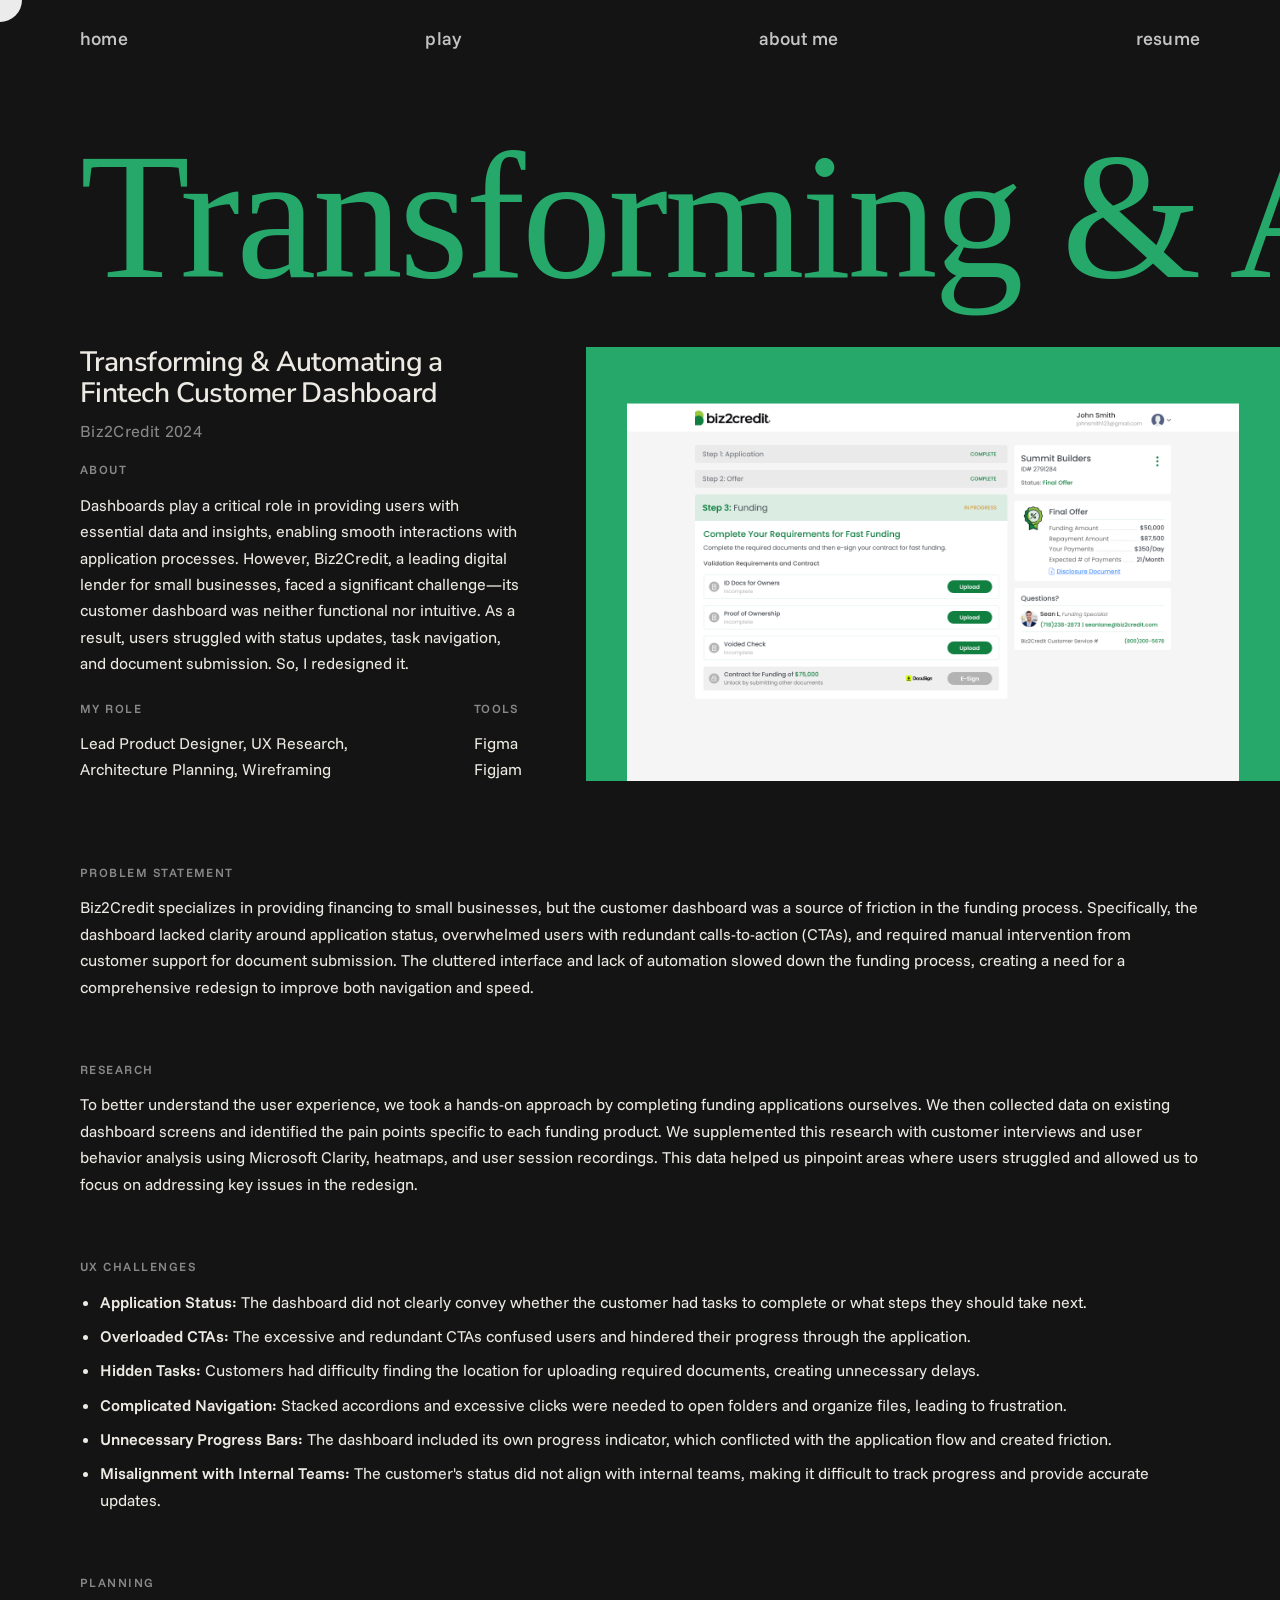
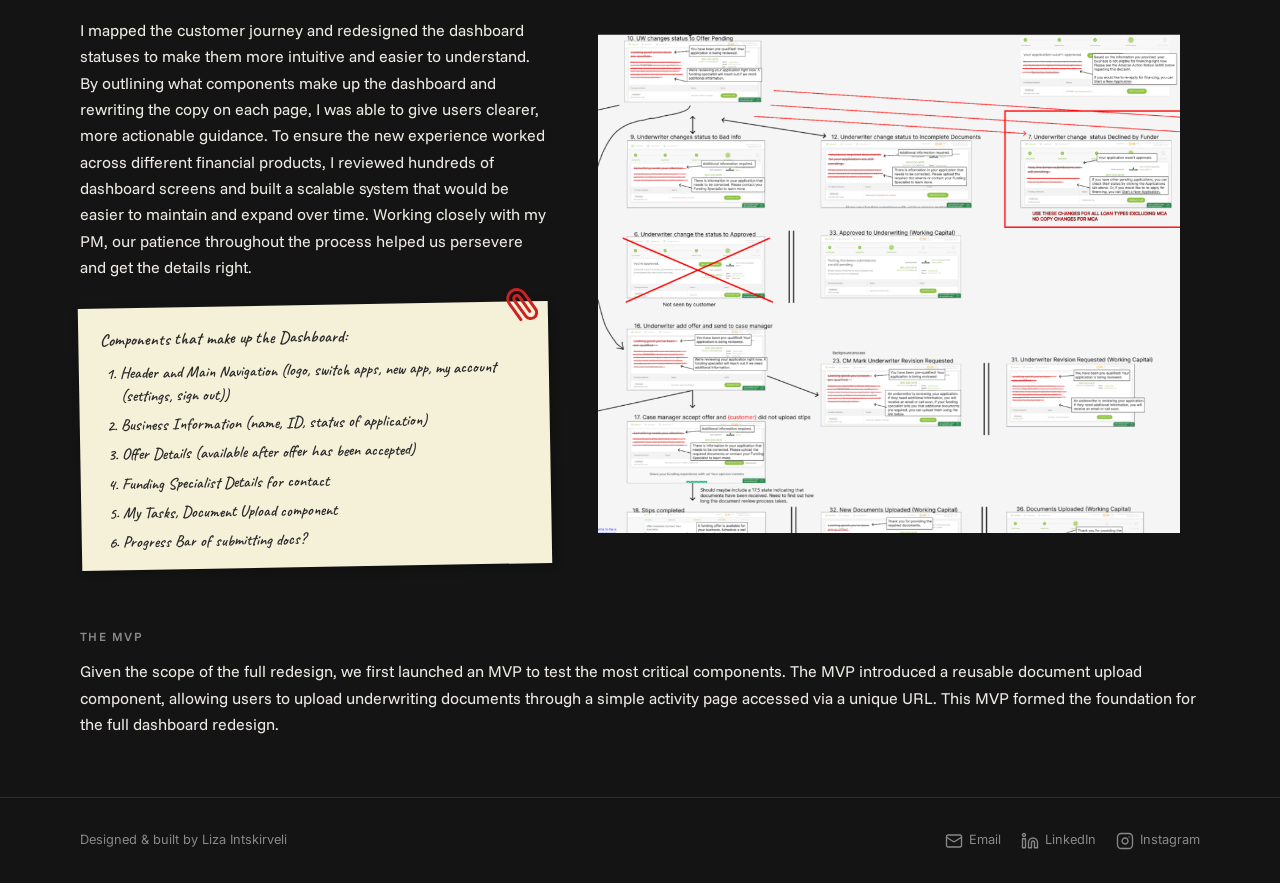
<file: Portfolio/biz2credit.html>
<!DOCTYPE html>
<html lang="en">
<head>
  <meta charset="UTF-8">
  <meta name="viewport" content="width=device-width, initial-scale=1.0">
  <title>Transforming & Automating a Fintech Customer Dashboard — Liza Intskirveli</title>
  <link rel="preconnect" href="https://fonts.googleapis.com">
  <link rel="preconnect" href="https://fonts.gstatic.com" crossorigin>
  <link href="https://fonts.googleapis.com/css2?family=DM+Serif+Display:ital@0;1&family=Funnel+Sans:wght@300;400;500;600;700;800&family=Inter:wght@400;500;600;700&family=Caveat:wght@400;600;700&family=Libre+Caslon+Condensed:wght@400;600&family=Nunito+Sans:wght@300;400;500;600;700;800&display=swap" rel="stylesheet">
  <link rel="stylesheet" href="styles.css">
  <link rel="stylesheet" href="case-study.css">
  <style>:root { --cs-accent: #25A86A; }</style>
</head>
<body>

  <site-nav></site-nav>

  <div class="cs-bg-title-wrap" aria-hidden="true">
    <div class="cs-bg-title-inner">
      <span class="cs-bg-title">Transforming &amp; Automating a Fintech Customer Dashboard&nbsp;&nbsp;&nbsp;&nbsp;&nbsp;&nbsp;</span>
      <span class="cs-bg-title">Transforming &amp; Automating a Fintech Customer Dashboard&nbsp;&nbsp;&nbsp;&nbsp;&nbsp;&nbsp;</span>
    </div>
  </div>

  <main>

    <section class="cs-hero">
        <div class="cs-hero-layout">

          <div class="cs-hero-text">
            <h1 class="cs-title">Transforming & Automating a Fintech Customer Dashboard</h1>
            <p class="cs-meta">Biz2Credit 2024</p>
            <p class="cs-role-label">ABOUT</p>
            <p class="cs-intro">Dashboards play a critical role in providing users with essential data and insights, enabling smooth interactions with application processes. However, Biz2Credit, a leading digital lender for small businesses, faced a significant challenge—its customer dashboard was neither functional nor intuitive. As a result, users struggled with status updates, task navigation, and document submission. So, I redesigned it.</p>

            <div class="cs-role-row">
              <div class="cs-role-block">
                <p class="cs-role-label">MY ROLE</p>
                <p class="cs-role-value">Lead Product Designer, UX Research, Architecture Planning, Wireframing</p>
              </div>
              <div class="cs-role-block">
                <p class="cs-role-label">TOOLS</p>
                <p class="cs-role-value">Figma<br>Figjam</p>
              </div>
            </div>
          </div>

          <div class="cs-hero-image">
            <div class="cs-hero-placeholder">
              <img src="assets/biz2credit/b2cdash.jpg" alt="Biz2Credit dashboard" class="cs-hero-placeholder-img">
            </div>
          </div>

        </div>
    </section>

    <section class="cs-section">
      <div class="container">
        <p class="cs-role-label">PROBLEM STATEMENT</p>
        <p class="cs-section-body">Biz2Credit specializes in providing financing to small businesses, but the customer dashboard was a source of friction in the funding process. Specifically, the dashboard lacked clarity around application status, overwhelmed users with redundant calls-to-action (CTAs), and required manual intervention from customer support for document submission. The cluttered interface and lack of automation slowed down the funding process, creating a need for a comprehensive redesign to improve both navigation and speed.</p>
      </div>
    </section>

    <section class="cs-section">
      <div class="container">
        <p class="cs-role-label">RESEARCH</p>
        <p class="cs-section-body">To better understand the user experience, we took a hands-on approach by completing funding applications ourselves. We then collected data on existing dashboard screens and identified the pain points specific to each funding product. We supplemented this research with customer interviews and user behavior analysis using Microsoft Clarity, heatmaps, and user session recordings. This data helped us pinpoint areas where users struggled and allowed us to focus on addressing key issues in the redesign.</p>
      </div>
    </section>

    <section class="cs-section">
      <div class="container">
        <p class="cs-role-label">UX CHALLENGES</p>
        <ul class="cs-list">
          <li><strong>Application Status:</strong> The dashboard did not clearly convey whether the customer had tasks to complete or what steps they should take next.</li>
          <li><strong>Overloaded CTAs:</strong> The excessive and redundant CTAs confused users and hindered their progress through the application.</li>
          <li><strong>Hidden Tasks:</strong> Customers had difficulty finding the location for uploading required documents, creating unnecessary delays.</li>
          <li><strong>Complicated Navigation:</strong> Stacked accordions and excessive clicks were needed to open folders and organize files, leading to frustration.</li>
          <li><strong>Unnecessary Progress Bars:</strong> The dashboard included its own progress indicator, which conflicted with the application flow and created friction.</li>
          <li><strong>Misalignment with Internal Teams:</strong> The customer's status did not align with internal teams, making it difficult to track progress and provide accurate updates.</li>
        </ul>
      </div>
    </section>

    <section class="cs-section">
      <div class="container">
        <p class="cs-role-label">PLANNING</p>
        <div class="cs-two-col">
          <div class="cs-two-col-text">
            <p class="cs-section-body">I mapped the customer journey and redesigned the dashboard statuses to make them more intuitive and easier to understand. By outlining what components make up the dashboard and rewriting the copy on each page, I was able to give users clearer, more actionable guidance. To ensure the new experience worked across different financial products, I reviewed hundreds of dashboard screens and built a scalable system that would be easier to maintain and expand over time. Working closely with my PM, our patience throughout the process helped us persevere and get the details right.</p>
            <div class="cs-sticky-note">
              <svg class="cs-sticky-paperclip" viewBox="0 0 24 24" fill="none" stroke="currentColor" stroke-width="2" stroke-linecap="round" stroke-linejoin="round">
                <path d="M21.44 11.05l-9.19 9.19a6 6 0 0 1-8.49-8.49l9.19-9.19a4 4 0 0 1 5.66 5.66l-9.2 9.19a2 2 0 0 1-2.83-2.83l8.49-8.48"/>
              </svg>
              <p class="cs-sticky-note-title">Components that make up the Dashboard:</p>
              <ol class="cs-sticky-note-list">
                <li>Header and Main Navigation (logo, switch apps, new app, my account (settings, sign out))</li>
                <li>Business Information (name, ID, status of application)</li>
                <li>Offer Details (available after offer has been accepted)</li>
                <li>Funding Specialist Details for contact</li>
                <li>My Tasks, Document Upload component</li>
                <li>Progress Bar of submitting docs?</li>
              </ol>
            </div>
          </div>
          <div class="cs-two-col-image">
            <img src="assets/biz2credit/b2cplanning.webp" alt="Planning" class="cs-two-col-img" style="margin-top: 10px;">
          </div>
        </div>
      </div>
    </section>

    <section class="cs-section">
      <div class="container">
        <p class="cs-role-label">THE MVP</p>
        <p class="cs-section-body">Given the scope of the full redesign, we first launched an MVP to test the most critical components. The MVP introduced a reusable document upload component, allowing users to upload underwriting documents through a simple activity page accessed via a unique URL. This MVP formed the foundation for the full dashboard redesign.</p>
      </div>
    </section>

  </main>

  <site-footer></site-footer>
  <script src="components.js"></script>
  <script>
    (function () {
      const inner = document.querySelector('.cs-bg-title-inner');
      const copy  = document.querySelector('.cs-bg-title');
      if (!inner || !copy) return;
      function updateBgTitle() {
        const scrollY    = window.scrollY;
        const singleW    = copy.offsetWidth;
        const offset     = (scrollY * 1.5) % singleW;
        const opacity    = Math.max(0, 1 - scrollY / 200);
        inner.style.transform = `translateX(-${offset}px)`;
        inner.style.opacity   = opacity;
      }
      window.addEventListener('scroll', updateBgTitle, { passive: true });
      updateBgTitle();
    })();

    if (window.matchMedia('(hover: hover)').matches) {
      const cur = document.createElement('div');
      cur.className = 'custom-cursor';
      cur.innerHTML = '<span class="cursor-label">see more</span>';
      document.body.appendChild(cur);
      document.addEventListener('mousemove', (e) => {
        cur.style.left = e.clientX + 'px';
        cur.style.top  = e.clientY + 'px';
      });
      document.addEventListener('mouseover', (e) => {
        const onProject = !!e.target.closest('.project-card');
        const onLink    = !!e.target.closest('a, button');
        cur.classList.toggle('is-project',  onProject);
        cur.classList.toggle('is-hovering', onLink && !onProject);
      });
    }
  </script>

</body>
</html>
</file>
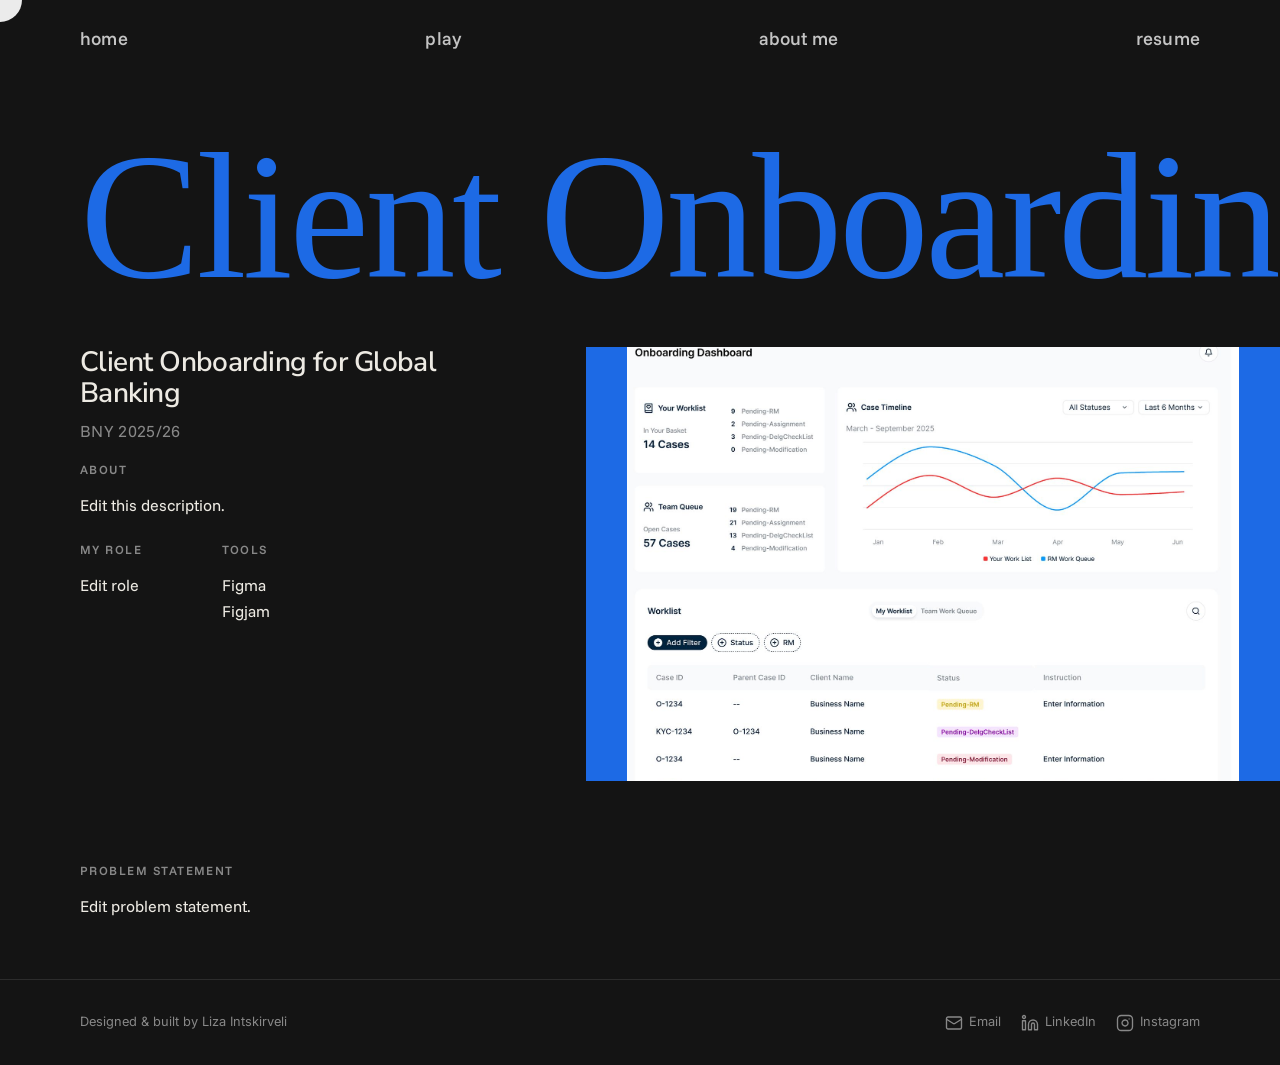
<file: Portfolio/bny.html>
<!DOCTYPE html>
<html lang="en">
<head>
  <meta charset="UTF-8">
  <meta name="viewport" content="width=device-width, initial-scale=1.0">
  <title>Client Onboarding for Global Banking — Liza Intskirveli</title>
  <link rel="preconnect" href="https://fonts.googleapis.com">
  <link rel="preconnect" href="https://fonts.gstatic.com" crossorigin>
  <link href="https://fonts.googleapis.com/css2?family=DM+Serif+Display:ital@0;1&family=Funnel+Sans:wght@300;400;500;600;700;800&family=Inter:wght@400;500;600;700&family=Libre+Caslon+Condensed:wght@400;600&family=Nunito+Sans:wght@300;400;500;600;700;800&display=swap" rel="stylesheet">
  <link rel="stylesheet" href="styles.css">
  <link rel="stylesheet" href="case-study.css">
  <style>:root { --cs-accent: #1D6AE5; }</style>
</head>
<body>

  <site-nav></site-nav>

  <div class="cs-bg-title-wrap" aria-hidden="true">
    <div class="cs-bg-title-inner">
      <span class="cs-bg-title">Client Onboarding for Global Banking&nbsp;&nbsp;&nbsp;&nbsp;&nbsp;&nbsp;</span>
      <span class="cs-bg-title">Client Onboarding for Global Banking&nbsp;&nbsp;&nbsp;&nbsp;&nbsp;&nbsp;</span>
    </div>
  </div>

  <main>

    <section class="cs-hero">
        <div class="cs-hero-layout">

          <div class="cs-hero-text">
            <h1 class="cs-title">Client Onboarding for Global Banking</h1>
            <p class="cs-meta">BNY 2025/26</p>
            <p class="cs-role-label">ABOUT</p>
            <p class="cs-intro">Edit this description.</p>

            <div class="cs-role-row">
              <div class="cs-role-block">
                <p class="cs-role-label">MY ROLE</p>
                <p class="cs-role-value">Edit role</p>
              </div>
              <div class="cs-role-block">
                <p class="cs-role-label">TOOLS</p>
                <p class="cs-role-value">Figma<br>Figjam</p>
              </div>
            </div>
          </div>

          <div class="cs-hero-image">
            <div class="cs-hero-placeholder">
              <img src="assets/bny/bnydashboard.jpg" alt="BNY dashboard" class="cs-hero-placeholder-img">
            </div>
          </div>

        </div>
    </section>

    <section class="cs-section">
      <div class="container">
        <p class="cs-role-label">PROBLEM STATEMENT</p>
        <p class="cs-section-body">Edit problem statement.</p>
      </div>
    </section>

  </main>

  <site-footer></site-footer>
  <script src="components.js"></script>
  <script>
    (function () {
      const inner = document.querySelector('.cs-bg-title-inner');
      const copy  = document.querySelector('.cs-bg-title');
      if (!inner || !copy) return;
      function updateBgTitle() {
        const scrollY    = window.scrollY;
        const singleW    = copy.offsetWidth;
        const offset     = (scrollY * 1.5) % singleW;
        const opacity    = Math.max(0, 1 - scrollY / 200);
        inner.style.transform = `translateX(-${offset}px)`;
        inner.style.opacity   = opacity;
      }
      window.addEventListener('scroll', updateBgTitle, { passive: true });
      updateBgTitle();
    })();

    if (window.matchMedia('(hover: hover)').matches) {
      const cur = document.createElement('div');
      cur.className = 'custom-cursor';
      cur.innerHTML = '<span class="cursor-label">see more</span>';
      document.body.appendChild(cur);
      document.addEventListener('mousemove', (e) => {
        cur.style.left = e.clientX + 'px';
        cur.style.top  = e.clientY + 'px';
      });
      document.addEventListener('mouseover', (e) => {
        const onProject = !!e.target.closest('.project-card');
        const onLink    = !!e.target.closest('a, button');
        cur.classList.toggle('is-project',  onProject);
        cur.classList.toggle('is-hovering', onLink && !onProject);
      });
    }
  </script>

</body>
</html>
</file>
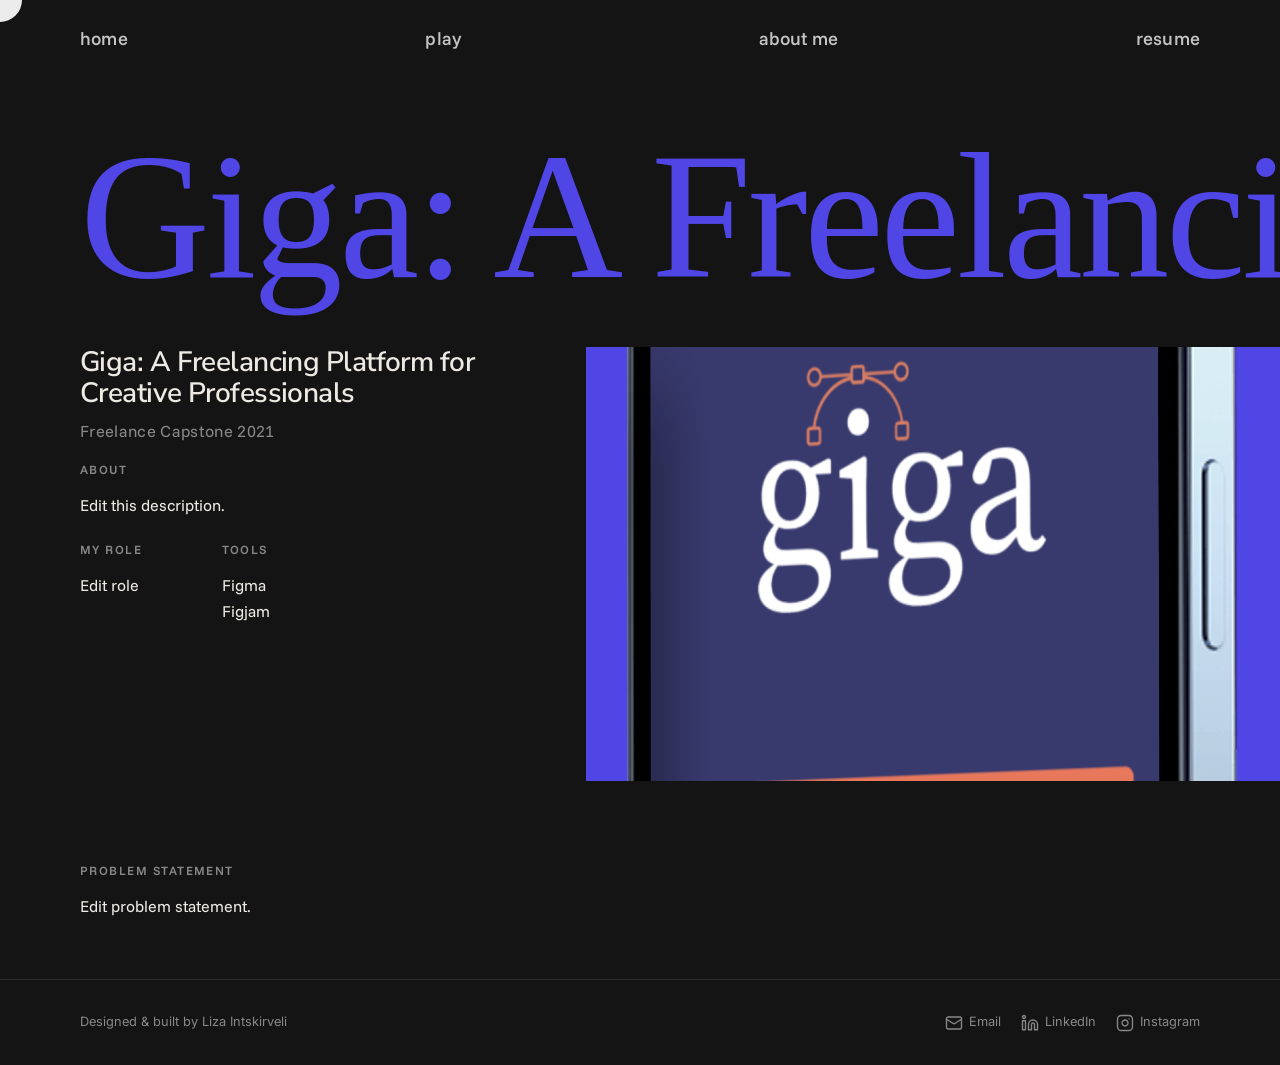
<file: Portfolio/giga.html>
<!DOCTYPE html>
<html lang="en">
<head>
  <meta charset="UTF-8">
  <meta name="viewport" content="width=device-width, initial-scale=1.0">
  <title>Giga: A Freelancing Platform for Creative Professionals — Liza Intskirveli</title>
  <link rel="preconnect" href="https://fonts.googleapis.com">
  <link rel="preconnect" href="https://fonts.gstatic.com" crossorigin>
  <link href="https://fonts.googleapis.com/css2?family=DM+Serif+Display:ital@0;1&family=Funnel+Sans:wght@300;400;500;600;700;800&family=Inter:wght@400;500;600;700&family=Libre+Caslon+Condensed:wght@400;600&family=Nunito+Sans:wght@300;400;500;600;700;800&display=swap" rel="stylesheet">
  <link rel="stylesheet" href="styles.css">
  <link rel="stylesheet" href="case-study.css">
  <style>:root { --cs-accent: #4F46E5; }</style>
</head>
<body>

  <site-nav></site-nav>

  <div class="cs-bg-title-wrap" aria-hidden="true">
    <div class="cs-bg-title-inner">
      <span class="cs-bg-title">Giga: A Freelancing Platform for Creative Professionals&nbsp;&nbsp;&nbsp;&nbsp;&nbsp;&nbsp;</span>
      <span class="cs-bg-title">Giga: A Freelancing Platform for Creative Professionals&nbsp;&nbsp;&nbsp;&nbsp;&nbsp;&nbsp;</span>
    </div>
  </div>

  <main>

    <section class="cs-hero">
        <div class="cs-hero-layout">

          <div class="cs-hero-text">
            <h1 class="cs-title">Giga: A Freelancing Platform for Creative Professionals</h1>
            <p class="cs-meta">Freelance Capstone 2021</p>
            <p class="cs-role-label">ABOUT</p>
            <p class="cs-intro">Edit this description.</p>

            <div class="cs-role-row">
              <div class="cs-role-block">
                <p class="cs-role-label">MY ROLE</p>
                <p class="cs-role-value">Edit role</p>
              </div>
              <div class="cs-role-block">
                <p class="cs-role-label">TOOLS</p>
                <p class="cs-role-value">Figma<br>Figjam</p>
              </div>
            </div>
          </div>

          <div class="cs-hero-image">
            <div class="cs-hero-placeholder">
              <img src="assets/giga/giga1.png" alt="Giga platform" class="cs-hero-placeholder-img">
            </div>
          </div>

        </div>
    </section>

    <section class="cs-section">
      <div class="container">
        <p class="cs-role-label">PROBLEM STATEMENT</p>
        <p class="cs-section-body">Edit problem statement.</p>
      </div>
    </section>

  </main>

  <site-footer></site-footer>
  <script src="components.js"></script>
  <script>
    (function () {
      const inner = document.querySelector('.cs-bg-title-inner');
      const copy  = document.querySelector('.cs-bg-title');
      if (!inner || !copy) return;
      function updateBgTitle() {
        const scrollY    = window.scrollY;
        const singleW    = copy.offsetWidth;
        const offset     = (scrollY * 1.5) % singleW;
        const opacity    = Math.max(0, 1 - scrollY / 200);
        inner.style.transform = `translateX(-${offset}px)`;
        inner.style.opacity   = opacity;
      }
      window.addEventListener('scroll', updateBgTitle, { passive: true });
      updateBgTitle();
    })();

    if (window.matchMedia('(hover: hover)').matches) {
      const cur = document.createElement('div');
      cur.className = 'custom-cursor';
      cur.innerHTML = '<span class="cursor-label">see more</span>';
      document.body.appendChild(cur);
      document.addEventListener('mousemove', (e) => {
        cur.style.left = e.clientX + 'px';
        cur.style.top  = e.clientY + 'px';
      });
      document.addEventListener('mouseover', (e) => {
        const onProject = !!e.target.closest('.project-card');
        const onLink    = !!e.target.closest('a, button');
        cur.classList.toggle('is-project',  onProject);
        cur.classList.toggle('is-hovering', onLink && !onProject);
      });
    }
  </script>

</body>
</html>
</file>
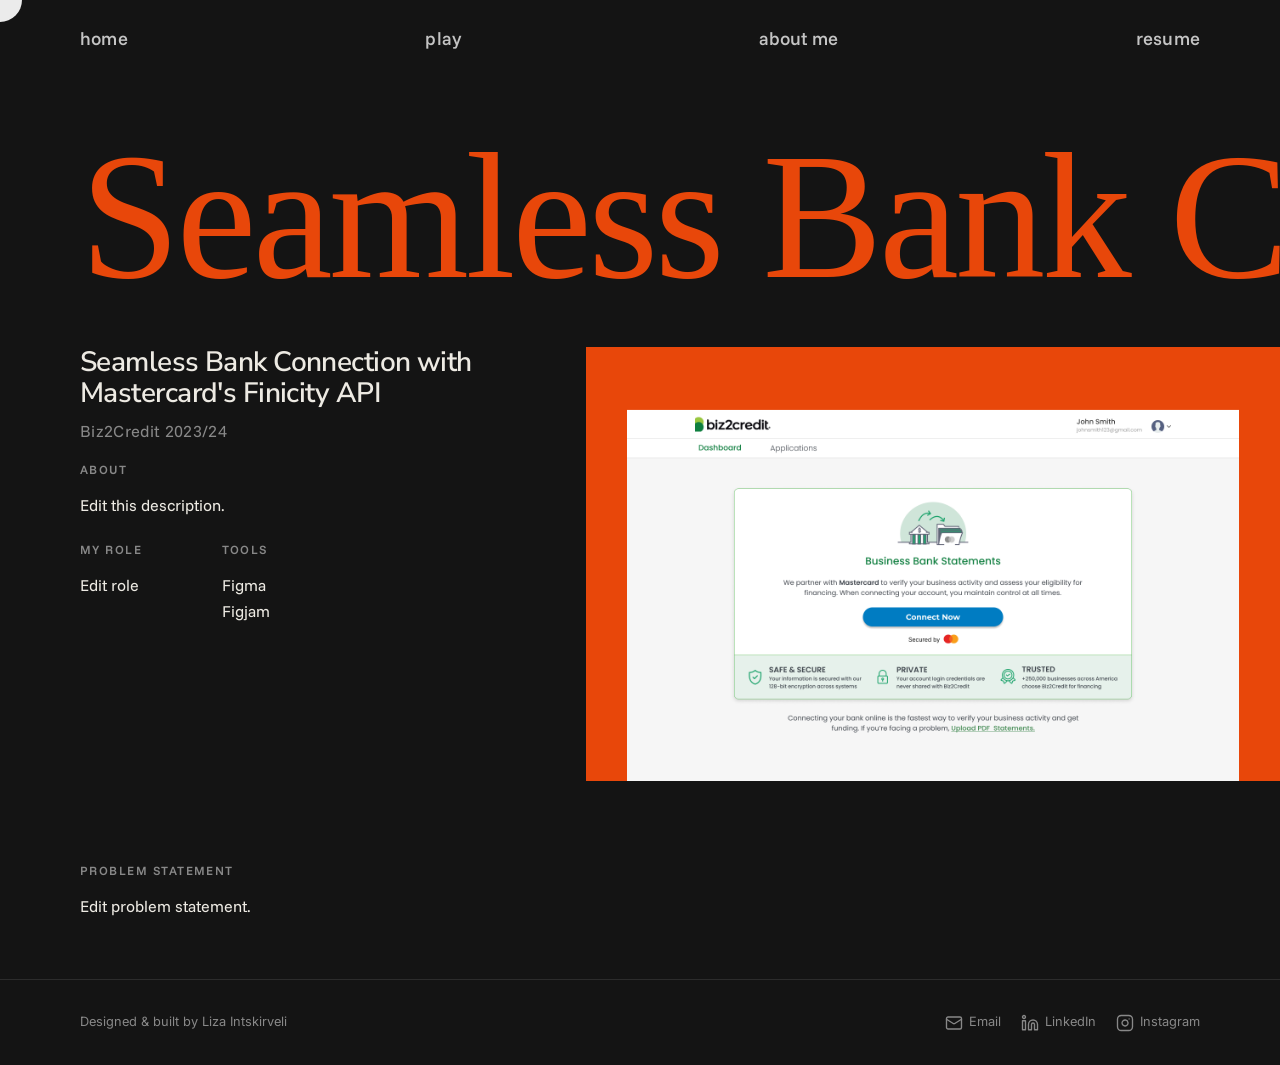
<file: Portfolio/yodlee.html>
<!DOCTYPE html>
<html lang="en">
<head>
  <meta charset="UTF-8">
  <meta name="viewport" content="width=device-width, initial-scale=1.0">
  <title>Seamless Bank Connection with Mastercard's Finicity API — Liza Intskirveli</title>
  <link rel="preconnect" href="https://fonts.googleapis.com">
  <link rel="preconnect" href="https://fonts.gstatic.com" crossorigin>
  <link href="https://fonts.googleapis.com/css2?family=DM+Serif+Display:ital@0;1&family=Funnel+Sans:wght@300;400;500;600;700;800&family=Inter:wght@400;500;600;700&family=Libre+Caslon+Condensed:wght@400;600&family=Nunito+Sans:wght@300;400;500;600;700;800&display=swap" rel="stylesheet">
  <link rel="stylesheet" href="styles.css">
  <link rel="stylesheet" href="case-study.css">
  <style>:root { --cs-accent: #E8470A; }</style>
</head>
<body>

  <site-nav></site-nav>

  <div class="cs-bg-title-wrap" aria-hidden="true">
    <div class="cs-bg-title-inner">
      <span class="cs-bg-title">Seamless Bank Connection with Mastercard's Finicity API&nbsp;&nbsp;&nbsp;&nbsp;&nbsp;&nbsp;</span>
      <span class="cs-bg-title">Seamless Bank Connection with Mastercard's Finicity API&nbsp;&nbsp;&nbsp;&nbsp;&nbsp;&nbsp;</span>
    </div>
  </div>

  <main>

    <section class="cs-hero">
        <div class="cs-hero-layout">

          <div class="cs-hero-text">
            <h1 class="cs-title">Seamless Bank Connection with Mastercard's Finicity API</h1>
            <p class="cs-meta">Biz2Credit 2023/24</p>
            <p class="cs-role-label">ABOUT</p>
            <p class="cs-intro">Edit this description.</p>

            <div class="cs-role-row">
              <div class="cs-role-block">
                <p class="cs-role-label">MY ROLE</p>
                <p class="cs-role-value">Edit role</p>
              </div>
              <div class="cs-role-block">
                <p class="cs-role-label">TOOLS</p>
                <p class="cs-role-value">Figma<br>Figjam</p>
              </div>
            </div>
          </div>

          <div class="cs-hero-image">
            <div class="cs-hero-placeholder">
              <img src="assets/yodlee/yodleedesktop.jpg" alt="Yodlee bank connection" class="cs-hero-placeholder-img">
            </div>
          </div>

        </div>
    </section>

    <section class="cs-section">
      <div class="container">
        <p class="cs-role-label">PROBLEM STATEMENT</p>
        <p class="cs-section-body">Edit problem statement.</p>
      </div>
    </section>

  </main>

  <site-footer></site-footer>
  <script src="components.js"></script>
  <script>
    (function () {
      const inner = document.querySelector('.cs-bg-title-inner');
      const copy  = document.querySelector('.cs-bg-title');
      if (!inner || !copy) return;
      function updateBgTitle() {
        const scrollY    = window.scrollY;
        const singleW    = copy.offsetWidth;
        const offset     = (scrollY * 1.5) % singleW;
        const opacity    = Math.max(0, 1 - scrollY / 200);
        inner.style.transform = `translateX(-${offset}px)`;
        inner.style.opacity   = opacity;
      }
      window.addEventListener('scroll', updateBgTitle, { passive: true });
      updateBgTitle();
    })();

    if (window.matchMedia('(hover: hover)').matches) {
      const cur = document.createElement('div');
      cur.className = 'custom-cursor';
      cur.innerHTML = '<span class="cursor-label">see more</span>';
      document.body.appendChild(cur);
      document.addEventListener('mousemove', (e) => {
        cur.style.left = e.clientX + 'px';
        cur.style.top  = e.clientY + 'px';
      });
      document.addEventListener('mouseover', (e) => {
        const onProject = !!e.target.closest('.project-card');
        const onLink    = !!e.target.closest('a, button');
        cur.classList.toggle('is-project',  onProject);
        cur.classList.toggle('is-hovering', onLink && !onProject);
      });
    }
  </script>

</body>
</html>
</file>
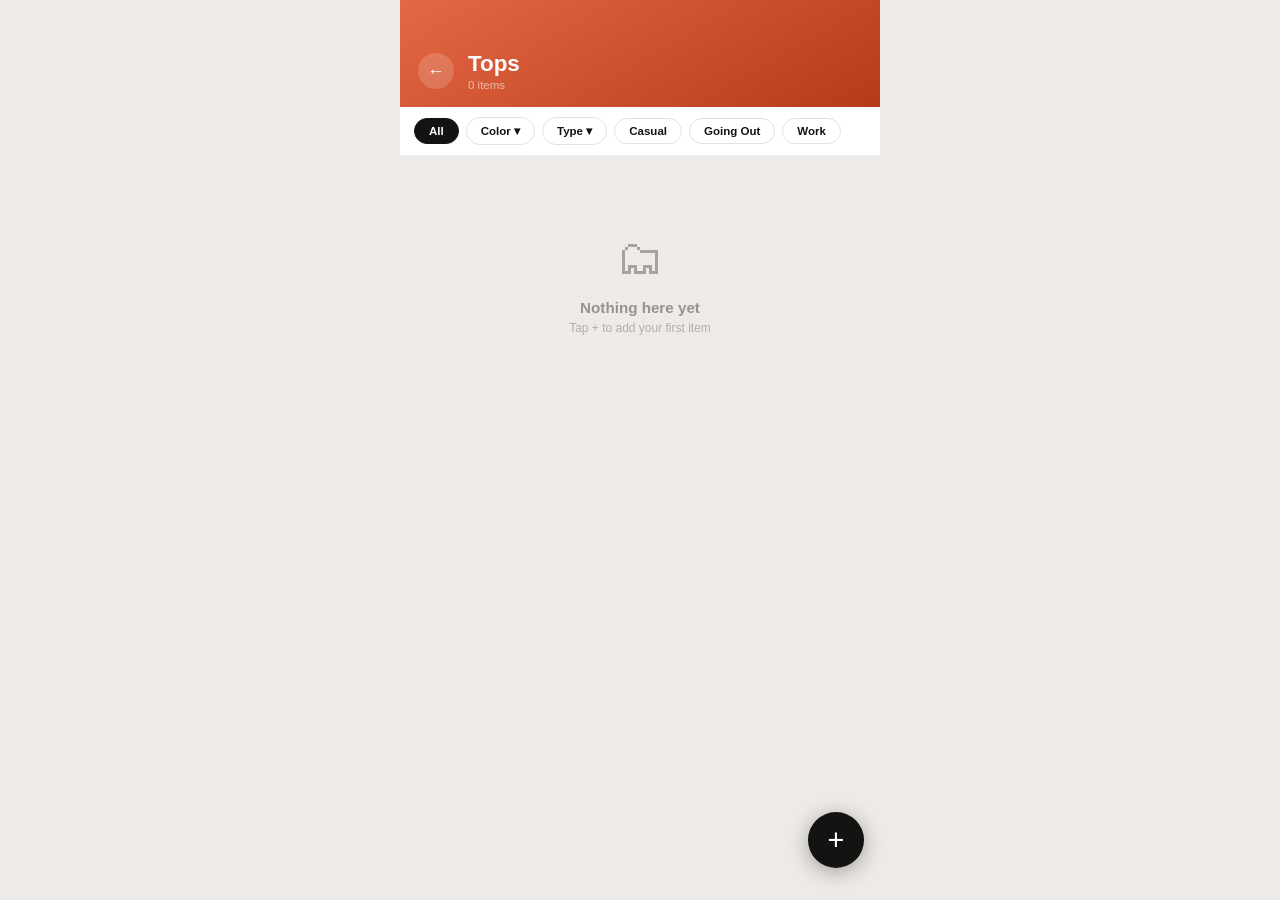
<file: Wardrobe/category.html>
<!DOCTYPE html>
<html lang="en">
<head>
  <meta charset="UTF-8">
  <meta name="viewport" content="width=device-width, initial-scale=1.0, maximum-scale=1.0, user-scalable=no">
  <meta name="apple-mobile-web-app-capable" content="yes">
  <meta name="apple-mobile-web-app-status-bar-style" content="black-translucent">
  <meta name="apple-mobile-web-app-title" content="closet.">
  <title>closet.</title>
  <style>
    :root {
      --ink:   #131311;
      --stone: #93989b;
      --terra: #e45a33;
      --sand:  #eeeae7;
      --white: #ffffff;
    }

    * { box-sizing: border-box; margin: 0; padding: 0; -webkit-tap-highlight-color: transparent; }

    body {
      font-family: -apple-system, BlinkMacSystemFont, 'Segoe UI', sans-serif;
      background: var(--sand);
      min-height: 100vh;
      max-width: 480px;
      margin: 0 auto;
    }

    /* ── HEADER ── */
    .header {
      padding: 52px 18px 16px;
      display: flex;
      align-items: center;
      gap: 14px;
    }

    .back-btn {
      background: rgba(255,255,255,0.16);
      border: none;
      border-radius: 50%;
      width: 36px; height: 36px;
      flex-shrink: 0;
      display: flex; align-items: center; justify-content: center;
      color: white;
      font-size: 1.1rem;
      cursor: pointer;
      text-decoration: none;
      line-height: 1;
    }

    .header-title {
      font-size: 1.4rem;
      font-weight: 800;
      color: white;
      line-height: 1.1;
    }

    .header-count {
      font-size: 0.72rem;
      color: rgba(255,255,255,0.6);
      margin-top: 2px;
    }

    /* ── FILTER BAR ── */
    .filter-bar {
      background: var(--white);
      border-bottom: 1px solid rgba(0,0,0,0.06);
      position: sticky;
      top: 0;
      z-index: 50;
    }

    .filter-scroll {
      display: flex;
      gap: 7px;
      padding: 10px 14px;
      overflow-x: auto;
      scrollbar-width: none;
      align-items: center;
    }
    .filter-scroll::-webkit-scrollbar { display: none; }

    .pill {
      background: var(--white);
      border: 1.5px solid #e4e0dc;
      border-radius: 20px;
      padding: 6px 14px;
      font-size: 0.72rem;
      font-weight: 600;
      color: var(--ink);
      white-space: nowrap;
      cursor: pointer;
      font-family: inherit;
      transition: background 0.13s, color 0.13s, border-color 0.13s;
      flex-shrink: 0;
    }

    .pill.active {
      background: var(--ink);
      color: var(--white);
      border-color: var(--ink);
    }

    .color-pill-wrap { position: relative; flex-shrink: 0; }

    /* ── TYPE DROPDOWN ── */
    .type-drop {
      position: fixed;
      background: var(--white);
      border-radius: 14px;
      box-shadow: 0 6px 28px rgba(0,0,0,0.16);
      padding: 6px;
      display: none;
      flex-direction: column;
      z-index: 200;
      min-width: 160px;
    }
    .type-drop.open { display: flex; }

    .type-drop-option {
      background: none;
      border: none;
      padding: 10px 14px;
      font-size: 0.82rem;
      font-weight: 600;
      color: var(--ink);
      cursor: pointer;
      text-align: left;
      width: 100%;
      border-radius: 9px;
      font-family: inherit;
      transition: background 0.12s;
    }
    .type-drop-option:active { background: #f0eeec; }
    .type-drop-option.selected { background: var(--ink); color: white; }

    /* ── COLOR DROPDOWN ── */
    .color-drop {
      position: fixed;
      background: var(--white);
      border-radius: 14px;
      box-shadow: 0 6px 28px rgba(0,0,0,0.16);
      padding: 14px;
      display: none;
      flex-direction: column;
      gap: 10px;
      z-index: 200;
      width: 232px;
    }
    .color-drop.open { display: flex; }

    .color-drop-title {
      font-size: 0.62rem;
      font-weight: 700;
      letter-spacing: 1.5px;
      text-transform: uppercase;
      color: var(--stone);
    }

    .color-drop-grid {
      display: grid;
      grid-template-columns: repeat(6, 1fr);
      gap: 6px;
    }

    .c-swatch {
      aspect-ratio: 1 / 1;
      width: 100%;
      border-radius: 50%;
      border: 2.5px solid transparent;
      cursor: pointer;
      position: relative;
      transition: transform 0.12s;
    }
    .c-swatch.selected {
      border-color: var(--ink);
      transform: scale(1.12);
    }
    .c-swatch.selected::after {
      content: '✓';
      position: absolute;
      inset: 0;
      display: flex;
      align-items: center;
      justify-content: center;
      font-size: 0.6rem;
      font-weight: 800;
      color: white;
      text-shadow: 0 0 3px rgba(0,0,0,0.6);
    }

    .color-drop-clear {
      font-size: 0.7rem;
      font-weight: 600;
      color: var(--stone);
      background: none;
      border: none;
      cursor: pointer;
      font-family: inherit;
      text-align: left;
      padding: 0;
    }

    /* ── GRID ── */
    .grid-wrap { padding: 14px 14px 100px; }

    .items-grid {
      display: grid;
      grid-template-columns: 1fr 1fr;
      gap: 11px;
    }

    .item-card {
      position: relative;
      border-radius: 12px;
      overflow: hidden;
      aspect-ratio: 1 / 1;
      cursor: pointer;
      box-shadow: 0 2px 10px rgba(0,0,0,0.08);
      background: #d8d4d0;
      transition: transform 0.13s;
    }
    .item-card:active { transform: scale(0.96); }

    .item-card img {
      width: 100%; height: 100%;
      object-fit: cover;
      display: block;
    }

    .item-card-placeholder {
      width: 100%; height: 100%;
      display: flex;
      align-items: center;
      justify-content: center;
      font-size: 2.5rem;
    }

    .item-card-overlay {
      position: absolute;
      bottom: 0; left: 0; right: 0;
      padding: 22px 10px 10px;
      background: linear-gradient(to top, rgba(0,0,0,0.55) 0%, transparent 100%);
    }

    .item-card-name {
      font-size: 0.78rem;
      font-weight: 700;
      color: white;
      line-height: 1.2;
    }

    .item-card-sub {
      font-size: 0.6rem;
      color: rgba(255,255,255,0.7);
      margin-top: 2px;
    }

    /* ── EMPTY STATE ── */
    .empty-state {
      display: flex;
      flex-direction: column;
      align-items: center;
      padding: 60px 32px;
      text-align: center;
      grid-column: span 2;
    }
    .empty-icon { font-size: 3rem; margin-bottom: 14px; opacity: 0.3; }
    .empty-title { font-size: 0.95rem; font-weight: 700; color: var(--ink); opacity: 0.4; }
    .empty-sub { font-size: 0.75rem; color: var(--stone); margin-top: 5px; opacity: 0.7; }

    /* ── FAB ── */
    .fab {
      position: fixed;
      bottom: 32px;
      right: max(16px, calc(50% - 224px));
      width: 56px; height: 56px;
      border-radius: 50%;
      border: none;
      background: var(--ink);
      color: white;
      font-size: 1.8rem;
      line-height: 1;
      display: flex;
      align-items: center;
      justify-content: center;
      box-shadow: 0 4px 20px rgba(19,19,17,0.35);
      cursor: pointer;
      z-index: 100;
      transition: transform 0.13s;
    }
    .fab:active { transform: scale(0.92); }

    /* ── MODAL ── */
    .modal-backdrop {
      position: fixed; inset: 0;
      background: rgba(0,0,0,0.45);
      z-index: 300;
      display: none;
      align-items: flex-end;
      justify-content: center;
    }
    .modal-backdrop.open { display: flex; }

    .modal-sheet {
      background: var(--white);
      border-radius: 22px 22px 0 0;
      width: 100%; max-width: 480px;
      max-height: 92vh;
      overflow-y: auto;
      padding-bottom: 40px;
      animation: slideUp 0.22s ease;
    }
    @keyframes slideUp { from { transform: translateY(100%); } to { transform: translateY(0); } }

    .modal-handle {
      width: 36px; height: 4px;
      background: #ddd; border-radius: 2px;
      margin: 12px auto 0;
    }

    .modal-header {
      display: flex;
      align-items: center;
      justify-content: space-between;
      padding: 14px 18px 10px;
    }
    .modal-title { font-size: 1rem; font-weight: 800; color: var(--ink); }
    .modal-close {
      background: #f0eeee; border: none; border-radius: 50%;
      width: 30px; height: 30px;
      font-size: 0.9rem; cursor: pointer;
      display: flex; align-items: center; justify-content: center;
      color: var(--ink); font-family: inherit;
    }

    /* ADD FORM */
    .photo-zone {
      margin: 0 18px 14px;
      height: 180px;
      border-radius: 14px;
      background: #f5f3f1;
      border: 2px dashed #d0ccc8;
      display: flex;
      flex-direction: column;
      align-items: center;
      justify-content: center;
      cursor: pointer;
      overflow: hidden;
    }
    .photo-zone img { width: 100%; height: 100%; object-fit: cover; display: block; }
    .photo-zone-icon { font-size: 2rem; }
    .photo-zone-label { font-size: 0.75rem; color: var(--stone); font-weight: 600; margin-top: 8px; }

    #photoInput { display: none; }

    .form-row { padding: 0 18px; margin-bottom: 12px; }
    .form-label {
      font-size: 0.62rem; font-weight: 700;
      text-transform: uppercase; letter-spacing: 1px;
      color: var(--stone); margin-bottom: 6px;
    }
    .form-input {
      width: 100%; background: #f5f3f1;
      border: none; border-radius: 10px;
      padding: 11px 13px;
      font-size: 0.88rem; color: var(--ink);
      font-family: inherit; outline: none; resize: none;
    }
    .form-input:focus { background: #ece8e4; }

    /* type pills in add form */
    .type-pill-row {
      display: flex; gap: 7px; flex-wrap: wrap;
      padding: 0 18px; margin-bottom: 14px;
    }
    .type-pill {
      background: #f5f3f1;
      border: none; border-radius: 20px;
      padding: 6px 13px;
      font-size: 0.7rem; font-weight: 600;
      color: var(--ink); cursor: pointer;
      font-family: inherit;
      transition: background 0.12s;
    }
    .type-pill.selected { background: var(--ink); color: white; }

    /* color swatches in add form */
    .add-swatches {
      display: flex; gap: 8px;
      flex-wrap: wrap;
      padding: 0 18px; margin-bottom: 14px;
    }
    .swatch {
      width: 28px; height: 28px;
      border-radius: 50%;
      border: 2.5px solid transparent;
      cursor: pointer;
      transition: transform 0.12s;
    }
    .swatch.selected { border-color: var(--ink); transform: scale(1.15); }

    .save-btn {
      margin: 8px 18px 0;
      width: calc(100% - 36px);
      padding: 14px;
      background: var(--ink);
      color: white; border: none;
      border-radius: 12px;
      font-size: 0.92rem; font-weight: 700;
      cursor: pointer; font-family: inherit;
    }

    /* DETAIL MODAL */
    .detail-photo {
      width: 100%;
      aspect-ratio: 1/1;
      object-fit: cover;
      display: block;
    }
    .detail-no-photo {
      width: 100%; aspect-ratio: 1/1;
      display: flex; align-items: center; justify-content: center;
      font-size: 5rem; background: #f0eeec;
    }
    .detail-body { padding: 16px 18px 0; }
    .detail-name { font-size: 1.2rem; font-weight: 800; color: var(--ink); }
    .detail-meta {
      font-size: 0.75rem; color: var(--stone);
      margin-top: 4px; display: flex; align-items: center; gap: 6px;
    }
    .detail-dot { width: 10px; height: 10px; border-radius: 50%; flex-shrink: 0; }
    .detail-notes { font-size: 0.8rem; color: var(--ink); opacity: 0.6; margin-top: 10px; line-height: 1.5; }
    .delete-btn {
      margin: 18px 0 0; width: 100%;
      padding: 13px; background: #fde8e4; color: #c03020;
      border: none; border-radius: 12px;
      font-size: 0.86rem; font-weight: 700;
      cursor: pointer; font-family: inherit;
    }
  </style>
</head>
<body>

  <div class="header" id="pageHeader">
    <a class="back-btn" href="index.html">←</a>
    <div>
      <div class="header-title" id="catTitle"></div>
      <div class="header-count" id="catCount"></div>
    </div>
  </div>

  <div class="filter-bar">
    <div class="filter-scroll" id="filterScroll"></div>
  </div>

  <!-- Type dropdown (fixed, positioned by JS) -->
  <div class="type-drop" id="typeDrop"></div>

  <!-- Color dropdown (fixed, positioned by JS) -->
  <div class="color-drop" id="colorDrop">
    <div class="color-drop-title">Filter by color</div>
    <div class="color-drop-grid" id="colorDropGrid"></div>
    <button class="color-drop-clear" id="colorClearBtn" onclick="clearColors()">Clear</button>
  </div>

  <div class="grid-wrap">
    <div class="items-grid" id="itemsGrid"></div>
  </div>

  <button class="fab" onclick="openAdd()">+</button>

  <!-- ADD MODAL -->
  <div class="modal-backdrop" id="addModal" onclick="backdropClose(event,'addModal')">
    <div class="modal-sheet">
      <div class="modal-handle"></div>
      <div class="modal-header">
        <div>
          <div style="font-size:0.62rem;font-weight:700;letter-spacing:1.2px;text-transform:uppercase;color:var(--stone);margin-bottom:2px" id="addModalCatTag"></div>
          <div class="modal-title">Add Item</div>
        </div>
        <button class="modal-close" onclick="closeModal('addModal')">✕</button>
      </div>

      <div class="photo-zone" id="photoZone" onclick="document.getElementById('photoInput').click()">
        <div class="photo-zone-icon">📷</div>
        <div class="photo-zone-label">Tap to add a photo</div>
      </div>
      <input type="file" id="photoInput" accept="image/*" capture="environment" onchange="handlePhoto(this)">

      <div class="form-row">
        <div class="form-label">Name</div>
        <input class="form-input" id="itemName" placeholder="e.g. White linen shirt" type="text">
      </div>

      <div class="form-row">
        <div class="form-label">Brand (optional)</div>
        <input class="form-input" id="itemBrand" placeholder="e.g. Zara, Mango, Vintage…" type="text">
      </div>

      <div id="garmentTypeSection" style="display:none">
        <div class="form-row"><div class="form-label">Type</div></div>
        <div class="type-pill-row" id="garmentTypePills"></div>
      </div>

      <div class="form-row"><div class="form-label">Occasion</div></div>
      <div class="type-pill-row" id="typePills"></div>

      <div class="form-row"><div class="form-label">Color</div></div>
      <div class="add-swatches" id="addSwatches"></div>

      <div class="form-row">
        <div class="form-label">Notes (optional)</div>
        <textarea class="form-input" id="itemNotes" placeholder="Size, where I got it, how I style it…" rows="2"></textarea>
      </div>

      <button class="save-btn" onclick="saveItem()">Save to Wardrobe</button>
    </div>
  </div>

  <!-- DETAIL MODAL -->
  <div class="modal-backdrop" id="detailModal" onclick="backdropClose(event,'detailModal')">
    <div class="modal-sheet" id="detailSheet"></div>
  </div>

  <script>
    const CATS = {
      tops:       { label: 'Tops',       bg: 'linear-gradient(150deg, rgba(228,90,51,0.90) 0%, rgba(180,55,22,0.98) 100%)'  },
      bottoms:    { label: 'Bottoms',    bg: 'linear-gradient(150deg, #1c1c1a 0%, #2a2a28 100%)'                             },
      dresses:    { label: 'Dresses',    bg: 'linear-gradient(150deg, rgba(228,90,51,0.80) 0%, rgba(147,152,155,0.95) 100%)'},
      jackets:    { label: 'Jackets',    bg: 'linear-gradient(150deg, #1c1c1a 0%, rgba(228,90,51,0.90) 100%)'               },
      bags:       { label: 'Bags',       bg: 'linear-gradient(150deg, #6a6e72 0%, #4a4e52 100%)'                            },
      shoes:      { label: 'Shoes',      bg: 'linear-gradient(150deg, #7a7e82 0%, #1c1c1a 100%)'                            },
      activewear: { label: 'Activewear', bg: 'linear-gradient(150deg, rgba(228,90,51,0.92) 0%, rgba(180,55,22,0.98) 100%)' },
      swimwear:   { label: 'Swimwear',   bg: 'linear-gradient(150deg, #8a8e92 0%, #5a5e62 100%)'                           },
      sweaters:   { label: 'Sweaters',   bg: 'linear-gradient(150deg, #2a2a28 0%, rgba(228,90,51,0.85) 100%)'              },
      hats:       { label: 'Hats',       bg: 'linear-gradient(150deg, #1c1c1a 0%, #3a3a38 100%)'                           },
      jewelry:    { label: 'Jewelry',    bg: 'linear-gradient(150deg, #8a8e92 0%, #1c1c1a 100%)'                           },
    };

    const STYLE_FILTERS = ['Casual', 'Going Out', 'Work'];

    const CAT_TYPE_FILTERS = {
      tops: ['T-Shirt', 'Tank Top', 'Long Sleeve'],
    };

    const PALETTE = [
      { name: 'black',  hex: '#1c1c1c', label: 'Black'  },
      { name: 'white',  hex: '#f0f0f0', label: 'White'  },
      { name: 'grey',   hex: '#9e9e9e', label: 'Grey'   },
      { name: 'navy',   hex: '#1a2744', label: 'Navy'   },
      { name: 'blue',   hex: '#4a7fcb', label: 'Blue'   },
      { name: 'green',  hex: '#4a7d60', label: 'Green'  },
      { name: 'olive',  hex: '#7a7c45', label: 'Olive'  },
      { name: 'brown',  hex: '#8c6030', label: 'Brown'  },
      { name: 'tan',    hex: '#c8a060', label: 'Tan'    },
      { name: 'red',    hex: '#c03050', label: 'Red'    },
      { name: 'pink',   hex: '#e07090', label: 'Pink'   },
      { name: 'purple', hex: '#7a4a8a', label: 'Purple' },
    ];

    const params   = new URLSearchParams(location.search);
    const catKey   = params.get('cat') || 'tops';
    const cfg      = CATS[catKey] || CATS.tops;
    const storeKey = 'wardrobe_' + catKey;

    let items              = [];
    let activeStyleFilter  = 'all';
    let activeTypeFilter   = null;
    let activeColors       = new Set();
    let selectedType       = null;
    let selectedGarmentType = null;
    let selectedColor      = null;
    let photoData          = null;

    function init() {
      document.getElementById('catTitle').textContent = cfg.label;
      document.getElementById('pageHeader').style.background = cfg.bg;
      document.getElementById('addModalCatTag').textContent = cfg.label;

      try { items = JSON.parse(localStorage.getItem(storeKey)) || []; } catch(e) { items = []; }

      buildFilterBar();
      buildColorDrop();
      buildAddSwatches();
      buildTypePills();
      buildGarmentTypeSection();
      renderGrid();

      // Close dropdowns when clicking outside
      document.addEventListener('click', e => {
        const colorDrop = document.getElementById('colorDrop');
        const colorPill = document.getElementById('colorPillBtn');
        if (colorDrop.classList.contains('open') && !colorDrop.contains(e.target) && e.target !== colorPill) {
          colorDrop.classList.remove('open');
        }
        const typeDrop = document.getElementById('typeDrop');
        const typePill = document.getElementById('typePillBtn');
        if (typeDrop && typeDrop.classList.contains('open') && !typeDrop.contains(e.target) && e.target !== typePill) {
          typeDrop.classList.remove('open');
        }
      });
    }

    function buildFilterBar() {
      const scroll = document.getElementById('filterScroll');
      scroll.innerHTML = '';

      // All pill
      const allBtn = document.createElement('button');
      allBtn.className = 'pill active';
      allBtn.textContent = 'All';
      allBtn.onclick = () => setStyleFilter('all', allBtn);
      scroll.appendChild(allBtn);

      // Color pill
      const colorWrap = document.createElement('div');
      colorWrap.className = 'color-pill-wrap';
      const colorBtn = document.createElement('button');
      colorBtn.className = 'pill';
      colorBtn.id = 'colorPillBtn';
      colorBtn.textContent = 'Color ▾';
      colorBtn.onclick = (e) => { e.stopPropagation(); toggleColorDrop(colorBtn); };
      colorWrap.appendChild(colorBtn);
      scroll.appendChild(colorWrap);

      // Type dropdown pill (category-specific)
      if (CAT_TYPE_FILTERS[catKey]) {
        const typeWrap = document.createElement('div');
        typeWrap.className = 'color-pill-wrap';
        const typeBtn = document.createElement('button');
        typeBtn.className = 'pill';
        typeBtn.id = 'typePillBtn';
        typeBtn.textContent = 'Type ▾';
        typeBtn.onclick = (e) => { e.stopPropagation(); toggleTypeDrop(typeBtn); };
        typeWrap.appendChild(typeBtn);
        scroll.appendChild(typeWrap);
        buildTypeDrop(CAT_TYPE_FILTERS[catKey]);
      }

      // Universal style pills
      STYLE_FILTERS.forEach(f => {
        const btn = document.createElement('button');
        btn.className = 'pill';
        btn.textContent = f;
        btn.onclick = () => setStyleFilter(f, btn);
        scroll.appendChild(btn);
      });
    }

    // Colors that need a subtle ring to be visible on white backgrounds
    const LIGHT_COLORS = new Set(['white', 'tan', 'pink']);

    function swatchShadow(name) {
      return LIGHT_COLORS.has(name) ? 'inset 0 0 0 1.5px rgba(0,0,0,0.18)' : 'none';
    }

    function buildColorDrop() {
      const grid = document.getElementById('colorDropGrid');
      grid.innerHTML = '';
      PALETTE.forEach(c => {
        const sw = document.createElement('div');
        sw.className = 'c-swatch';
        sw.style.background = c.hex;
        sw.style.boxShadow = swatchShadow(c.name);
        sw.title = c.label;
        sw.dataset.name = c.name;
        sw.onclick = (e) => { e.stopPropagation(); toggleColorFilter(c.name, sw); };
        grid.appendChild(sw);
      });
    }

    function buildAddSwatches() {
      const row = document.getElementById('addSwatches');
      row.innerHTML = '';
      PALETTE.forEach(c => {
        const el = document.createElement('div');
        el.className = 'swatch';
        el.style.background = c.hex;
        el.style.boxShadow = swatchShadow(c.name);
        el.title = c.label;
        el.onclick = () => pickAddColor(c.name, el);
        row.appendChild(el);
      });
    }

    function buildTypePills() {
      const row = document.getElementById('typePills');
      row.innerHTML = '';
      STYLE_FILTERS.forEach(f => {
        const btn = document.createElement('button');
        btn.className = 'type-pill';
        btn.textContent = f;
        btn.onclick = () => pickType(f, btn);
        row.appendChild(btn);
      });
    }

    function buildGarmentTypeSection() {
      const types = CAT_TYPE_FILTERS[catKey];
      if (!types) return;
      document.getElementById('garmentTypeSection').style.display = '';
      const row = document.getElementById('garmentTypePills');
      row.innerHTML = '';
      types.forEach(t => {
        const btn = document.createElement('button');
        btn.className = 'type-pill';
        btn.textContent = t;
        btn.onclick = () => pickGarmentType(t, btn);
        row.appendChild(btn);
      });
    }

    function buildTypeDrop(types) {
      const drop = document.getElementById('typeDrop');
      drop.innerHTML = '';
      types.forEach(t => {
        const btn = document.createElement('button');
        btn.className = 'type-drop-option';
        btn.textContent = t;
        btn.onclick = (e) => { e.stopPropagation(); selectTypeFilter(t, btn); };
        drop.appendChild(btn);
      });
    }

    function toggleTypeDrop(btn) {
      const drop = document.getElementById('typeDrop');
      // close color drop
      document.getElementById('colorDrop').classList.remove('open');
      if (drop.classList.contains('open')) { drop.classList.remove('open'); return; }
      const rect = btn.getBoundingClientRect();
      drop.style.top  = (rect.bottom + 6) + 'px';
      drop.style.left = Math.min(rect.left, window.innerWidth - 176) + 'px';
      drop.classList.add('open');
    }

    function selectTypeFilter(type, el) {
      const isDeselect = activeTypeFilter === type;
      activeTypeFilter = isDeselect ? null : type;
      document.querySelectorAll('.type-drop-option').forEach(b => b.classList.remove('selected'));
      const typeBtn = document.getElementById('typePillBtn');
      if (activeTypeFilter) {
        el.classList.add('selected');
        typeBtn.classList.add('active');
        typeBtn.textContent = type + ' ▾';
      } else {
        typeBtn.classList.remove('active');
        typeBtn.textContent = 'Type ▾';
      }
      document.getElementById('typeDrop').classList.remove('open');
      renderGrid();
    }

    function persist() {
      localStorage.setItem(storeKey, JSON.stringify(items));
      // update aggregate counts
      const ALL = ['tops','bottoms','dresses','jackets','bags','shoes','activewear','swimwear','sweaters','hats','jewelry'];
      const counts = {};
      ALL.forEach(k => {
        try { counts[k] = (JSON.parse(localStorage.getItem('wardrobe_' + k)) || []).length; } catch(e) { counts[k] = 0; }
      });
      localStorage.setItem('wardrobe_counts', JSON.stringify(counts));
    }

    function renderGrid() {
      const grid = document.getElementById('itemsGrid');
      const count = items.length;
      document.getElementById('catCount').textContent = count + ' item' + (count !== 1 ? 's' : '');

      const filtered = items.filter(item => {
        const styleOk = activeStyleFilter === 'all' || item.style === activeStyleFilter;
        const typeOk  = !activeTypeFilter || item.garmentType === activeTypeFilter;
        const colorOk = activeColors.size === 0 || activeColors.has(item.color);
        return styleOk && typeOk && colorOk;
      });

      if (filtered.length === 0) {
        grid.innerHTML = `
          <div class="empty-state">
            <div class="empty-icon">🗂</div>
            <div class="empty-title">${items.length === 0 ? 'Nothing here yet' : 'No items match'}</div>
            <div class="empty-sub">${items.length === 0 ? 'Tap + to add your first item' : 'Try a different filter'}</div>
          </div>`;
        return;
      }

      grid.innerHTML = filtered.map(item => {
        const colorHex = PALETTE.find(c => c.name === item.color)?.hex || '#c8c4c0';
        const sub = [item.style, item.brand].filter(Boolean).join(' · ');
        return `
          <div class="item-card" onclick="openDetail('${item.id}')">
            ${item.photo
              ? `<img src="${item.photo}" alt="${esc(item.name)}" loading="lazy">`
              : `<div class="item-card-placeholder" style="background:${colorHex}">👗</div>`}
            <div class="item-card-overlay">
              <div class="item-card-name">${esc(item.name)}</div>
              ${sub ? `<div class="item-card-sub">${esc(sub)}</div>` : ''}
            </div>
          </div>`;
      }).join('');
    }

    function setStyleFilter(f, el) {
      activeStyleFilter = f;
      document.querySelectorAll('.filter-scroll .pill:not(#colorPillBtn)').forEach(p => p.classList.remove('active'));
      el.classList.add('active');
      renderGrid();
    }

    function toggleColorDrop(btn) {
      const drop = document.getElementById('colorDrop');
      if (drop.classList.contains('open')) {
        drop.classList.remove('open');
        return;
      }
      const rect = btn.getBoundingClientRect();
      drop.style.top  = (rect.bottom + 6) + 'px';
      drop.style.left = Math.min(rect.left, window.innerWidth - 248) + 'px';
      drop.classList.add('open');
    }

    function toggleColorFilter(name, el) {
      if (activeColors.has(name)) {
        activeColors.delete(name);
        el.classList.remove('selected');
      } else {
        activeColors.add(name);
        el.classList.add('selected');
      }
      const colorBtn = document.getElementById('colorPillBtn');
      colorBtn.classList.toggle('active', activeColors.size > 0);
      if (activeColors.size > 0) {
        colorBtn.textContent = `Color (${activeColors.size}) ▾`;
      } else {
        colorBtn.textContent = 'Colour ▾';
      }
      renderGrid();
    }

    function clearColors() {
      activeColors.clear();
      document.querySelectorAll('.c-swatch').forEach(s => s.classList.remove('selected'));
      const colorBtn = document.getElementById('colorPillBtn');
      colorBtn.classList.remove('active');
      colorBtn.textContent = 'Color ▾';
      document.getElementById('colorDrop').classList.remove('open');
      renderGrid();
    }

    /* ── ADD ITEM ── */
    function openAdd() {
      photoData = null; selectedType = null; selectedGarmentType = null; selectedColor = null;
      document.getElementById('itemName').value   = '';
      document.getElementById('itemBrand').value  = '';
      document.getElementById('itemNotes').value  = '';
      document.getElementById('photoInput').value = '';
      document.getElementById('photoZone').innerHTML =
        '<div class="photo-zone-icon">📷</div><div class="photo-zone-label">Tap to add a photo</div>';
      document.querySelectorAll('.type-pill').forEach(p => p.classList.remove('selected'));
      document.querySelectorAll('.swatch').forEach(s => s.classList.remove('selected'));
      document.getElementById('addModal').classList.add('open');
    }

    function handlePhoto(input) {
      const file = input.files[0];
      if (!file) return;
      const reader = new FileReader();
      reader.onload = e => {
        photoData = e.target.result;
        const zone = document.getElementById('photoZone');
        zone.innerHTML = '';
        const img = document.createElement('img');
        img.src = photoData;
        zone.appendChild(img);
      };
      reader.readAsDataURL(file);
    }

    function pickType(name, el) {
      selectedType = selectedType === name ? null : name;
      document.querySelectorAll('#typePills .type-pill').forEach(p => p.classList.remove('selected'));
      if (selectedType) el.classList.add('selected');
    }

    function pickGarmentType(name, el) {
      selectedGarmentType = selectedGarmentType === name ? null : name;
      document.querySelectorAll('#garmentTypePills .type-pill').forEach(p => p.classList.remove('selected'));
      if (selectedGarmentType) el.classList.add('selected');
    }

    function pickAddColor(name, el) {
      selectedColor = name;
      document.querySelectorAll('.swatch').forEach(s => s.classList.remove('selected'));
      el.classList.add('selected');
    }

    function saveItem() {
      const name = document.getElementById('itemName').value.trim();
      if (!name) {
        const inp = document.getElementById('itemName');
        inp.focus();
        inp.style.outline = '2px solid ' + '#e45a33';
        setTimeout(() => inp.style.outline = '', 1500);
        return;
      }
      items.unshift({
        id:          Date.now().toString(),
        name,
        brand:       document.getElementById('itemBrand').value.trim(),
        garmentType: selectedGarmentType,
        style:       selectedType,
        color:       selectedColor,
        notes:       document.getElementById('itemNotes').value.trim(),
        photo:       photoData,
        addedAt:     new Date().toISOString(),
      });
      persist();
      closeModal('addModal');
      renderGrid();
    }

    /* ── DETAIL ── */
    function openDetail(id) {
      const item = items.find(i => i.id === id);
      if (!item) return;
      const colorHex = PALETTE.find(c => c.name === item.color)?.hex;
      const sub = [item.garmentType, item.style, item.brand].filter(Boolean).join(' · ');
      const added = item.addedAt
        ? new Date(item.addedAt).toLocaleDateString('en-US', { month: 'short', day: 'numeric', year: 'numeric' })
        : '';
      document.getElementById('detailSheet').innerHTML = `
        <div class="modal-handle"></div>
        <div class="modal-header">
          <div class="modal-title">${esc(item.name)}</div>
          <button class="modal-close" onclick="closeModal('detailModal')">✕</button>
        </div>
        ${item.photo
          ? `<img class="detail-photo" src="${item.photo}" alt="${esc(item.name)}">`
          : `<div class="detail-no-photo">👗</div>`}
        <div class="detail-body">
          <div class="detail-name">${esc(item.name)}</div>
          <div class="detail-meta">
            ${colorHex ? `<span class="detail-dot" style="background:${colorHex}"></span>` : ''}
            <span>${[sub, added ? 'Added ' + added : ''].filter(Boolean).join(' · ')}</span>
          </div>
          ${item.notes ? `<div class="detail-notes">${esc(item.notes)}</div>` : ''}
          <button class="delete-btn" onclick="deleteItem('${esc(id)}')">Delete Item</button>
        </div>`;
      document.getElementById('detailModal').classList.add('open');
    }

    function deleteItem(id) {
      if (!confirm('Remove this item?')) return;
      items = items.filter(i => i.id !== id);
      persist();
      closeModal('detailModal');
      renderGrid();
    }

    function closeModal(id) { document.getElementById(id).classList.remove('open'); }
    function backdropClose(e, id) { if (e.target === document.getElementById(id)) closeModal(id); }
    function cap(s) { return s ? s[0].toUpperCase() + s.slice(1) : ''; }
    function esc(s) { return String(s).replace(/&/g,'&amp;').replace(/</g,'&lt;').replace(/>/g,'&gt;').replace(/"/g,'&quot;'); }

    init();
  </script>
</body>
</html>
</file>
<file: Portfolio/styles.css>
/* ── Reset & base ───────────────────────────────────────── */
*, *::before, *::after { box-sizing: border-box; margin: 0; padding: 0; }

:root {
  --bg:        #141414;
  --surface:   #1E1E1E;
  --text:      #EDEAE3;
  --muted:     #888888;
  --border:    rgba(255, 255, 255, 0.1);
  --accent:    #EDEAE3;
  --radius:    12px;

  --font-sans: 'Inter', -apple-system, BlinkMacSystemFont, 'Segoe UI', sans-serif;
  --font-display: 'Funnel Sans', -apple-system, BlinkMacSystemFont, 'Segoe UI', sans-serif;
  --font-serif: 'DM Serif Display', Georgia, serif;

  --container: 1200px;
  --gap:       clamp(16px, 4vw, 40px);
}

html { scroll-behavior: smooth; }

body {
  font-family: var(--font-sans);
  background: var(--bg);
  color: var(--text);
  line-height: 1.6;
  -webkit-font-smoothing: antialiased;
}

a { color: inherit; text-decoration: none; }
img { display: block; max-width: 100%; }

.container {
  max-width: var(--container);
  margin: 0 auto;
  padding: 0 var(--gap);
}


/* ── Nav ────────────────────────────────────────────────── */
site-nav, site-footer { display: block; }

/* ── Custom cursor ──────────────────────────────────────── */
body, a, button { cursor: none; }

.custom-cursor {
  position: fixed;
  top: 0;
  left: 0;
  width: 44px;
  height: 44px;
  border-radius: 50%;
  background: #ffffff;
  mix-blend-mode: difference;
  pointer-events: none;
  z-index: 9999;
  transform: translate(-50%, -50%);
  transition: width 0.22s ease, height 0.22s ease;
  will-change: left, top;
  display: flex;
  align-items: center;
  justify-content: center;
}

.custom-cursor.is-hovering {
  width: 56px;
  height: 56px;
}

.custom-cursor.is-project {
  width: 80px;
  height: 80px;
}

/* Black text in a difference-mode white circle reads as dark-on-light = legible */
.cursor-label {
  font-family: var(--font-display);
  font-size: 0.68rem;
  font-weight: 700;
  color: #000000;
  letter-spacing: 0.03em;
  opacity: 0;
  transition: opacity 0.15s ease;
  white-space: nowrap;
  pointer-events: none;
}

.custom-cursor.is-project .cursor-label {
  opacity: 1;
}

.site-nav {
  font-family: var(--font-display);
  background: var(--bg);
  padding: 24px 0;
}

.nav-links {
  list-style: none;
  display: flex;
  align-items: center;
  justify-content: space-between;
  max-width: var(--container);
  margin: 0 auto;
  padding: 0 var(--gap);
}

.nav-link {
  font-size: 1.15rem;
  font-weight: 500;
  color: rgba(255, 255, 255, 0.75);
  transition: color 0.15s;
  letter-spacing: 0.01em;
}

.nav-link:hover,
.nav-link--active { color: #ffffff; }


/* ── Hero ───────────────────────────────────────────────── */
.hero {
  font-family: var(--font-display);
  background: var(--bg);
  padding: 48px 0 72px;
  position: relative;
}


.hero-illustration {
  position: relative;
  z-index: 1;
  width: 920px;
  max-width: 90vw;
  height: auto;
  margin: 0 auto 20px;
  display: block;
}

/* mirrors nav-links: same max-width + padding so text aligns with nav buttons */
.hero-name-wrap {
  position: relative;
  z-index: 1;
  max-width: var(--container);
  margin: 0 auto;
  padding: 0 var(--gap);
}

.hero-headline.typing::after {
  content: '|';
  margin-left: 4px;
  animation: cursorBlink 0.65s step-end infinite;
}

@keyframes cursorBlink {
  0%, 100% { opacity: 1; }
  50%       { opacity: 0; }
}

.hero-headline {
  font-family: var(--font-display);
  font-size: clamp(2.5rem, 10.2vw, 7.7rem); /* JS overrides this once fonts load */
  font-weight: 800;
  line-height: 0.92;
  letter-spacing: -0.03em;
  color: #EDEAE3;
  text-transform: lowercase;
  white-space: nowrap;
  margin-bottom: 20px;
  display: block;
  text-align: left;
}

.hero-body {
  font-size: clamp(1rem, 1.6vw, 1.45rem);
  color: #ffffff;
  width: max-content;
  max-width: 100%;
  margin: 0 0 0 auto;
  line-height: 1.55;
  text-align: right;
}


/* ── Project Grid ───────────────────────────────────────── */
.projects {
  padding-top: clamp(60px, 8vw, 100px);
  padding-bottom: clamp(80px, 12vw, 140px);
}

.section-label {
  font-size: 0.75rem;
  font-weight: 600;
  letter-spacing: 0.1em;
  text-transform: uppercase;
  color: var(--muted);
  margin-bottom: 32px;
}

.project-grid {
  display: grid;
  grid-template-columns: repeat(2, 1fr);
  gap: 24px;
}

@media (max-width: 680px) {
  .project-grid { grid-template-columns: 1fr; }
}


/* ── Project Card ───────────────────────────────────────── */
.project-card {
  display: flex;
  flex-direction: column;
  cursor: pointer;
}

.project-card:hover .card-cover {
  opacity: 0.85;
}

.card-cover {
  aspect-ratio: 1 / 1;
  width: 100%;
  border-radius: 0;
  position: relative;
  overflow: hidden;
}

/* Second card mockup layers */
.card-mockup-back {
  position: absolute;
  bottom: calc(-5% + 25px);
  right: calc(-5% - 40px);
  height: 80%;
  width: auto;
  max-width: none;
  border-radius: 8px;
  z-index: 0;
  transition: transform 0.4s ease;
}

.card-mockup-front {
  position: absolute;
  bottom: calc(-20% + 60px);
  left: 40px;
  height: 70%;
  width: auto;
  max-width: none;
  z-index: 1;
  transition: transform 0.4s ease;
}

.giga-pair {
  position: absolute;
  inset: 0;
  display: flex;
  justify-content: center;
  align-items: flex-end;
  gap: 8px;
  padding-bottom: 46px;
  transform: translateX(-5px);
}

.card-mockup-giga {
  height: 82%;
  width: auto;
  max-width: none;
  flex-shrink: 0;
  object-fit: contain;
  object-position: bottom;
  transition: transform 0.4s ease;
}

.card-mockup-giga--front { margin-bottom: 5px; }

.project-card:hover .card-mockup-giga--back  { transform: rotate(-5deg); }
.project-card:hover .card-mockup-giga--front { transform: rotate(5deg); }

.project-card:hover .card-mockup-back  { transform: rotate(5deg); }
.project-card:hover .card-mockup-front { transform: rotate(-5deg); }
.project-card:hover .card-mockup-back--yodlee  { transform: rotate(-5deg); }
.project-card:hover .card-mockup-front--yodlee { transform: rotate(5deg); }

/* Third card — yodlee */
.card-mockup-back--yodlee {
  bottom: calc(-10% + 50px);
  left: calc(-8% - 13px);
  right: auto;
  height: 79%;
  width: auto;
  max-width: none;
  border-radius: 8px;
  clip-path: inset(0 30px 60px 0 round 8px);
}

.card-mockup-front--yodlee {
  bottom: calc(-10% + 75px);
  right: calc(5% - 20px);
  left: auto;
  height: 80%;
}


.card-image-bg {
  position: absolute;
  top: 0;
  left: 0;
  right: 0;
  bottom: -30px;
  background-size: 80%;
  background-repeat: no-repeat;
  background-position: left bottom;
  transform-origin: bottom left;
  transition: transform 0.4s ease;
}

.project-card:hover .card-image-bg {
  transform: rotate(-5deg);
}

.card-arrow {
  position: absolute;
  top: 12px;
  right: 12px;
  width: 36px;
  height: 36px;
  border-radius: 50%;
  background: #ffffff;
  display: flex;
  align-items: center;
  justify-content: center;
  transition: background 0.2s ease;
  z-index: 2;
  flex-shrink: 0;
}

.card-arrow svg {
  width: 16px;
  height: 16px;
  stroke: #000000;
}

.project-card:hover .card-arrow {
  background: #CCFF00;
}

.card-overlay {
  position: absolute;
  bottom: 0;
  left: 0;
  right: 0;
  height: 50%;
  padding: 0 18px 28px 28px;
  display: flex;
  flex-direction: column;
  justify-content: flex-end;
  background: linear-gradient(to top, rgba(0,0,0,1) 0%, transparent 100%);
  opacity: 0;
  transition: opacity 0.25s ease;
  z-index: 1;
}

.project-card:hover .card-overlay {
  opacity: 1;
}

.card-title {
  font-family: var(--font-display);
  font-size: 1.75rem;
  font-weight: 700;
  color: #ffffff;
  letter-spacing: -0.01em;
  margin-bottom: 12px;
  line-height: 1.2;
}

.card-category {
  font-size: 1.075rem;
  color: rgba(255, 255, 255, 0.65);
  font-weight: 400;
}


/* ── About strip ────────────────────────────────────────── */
.about-strip {
  padding-top: 64px;
  padding-bottom: clamp(80px, 12vw, 140px);
}

.about-grid {
  display: grid;
  grid-template-columns: 320px 1fr 1fr;
  gap: 48px;
  align-items: stretch;
}

.about-photo {
  width: 100%;
  height: 100%;
  object-fit: cover;
  object-position: center top;
  filter: grayscale(100%);
  border-radius: 4px;
  display: block;
  clip-path: inset(12px 0 28px 0 round 4px);
}

.about-label {
  font-size: 1rem;
  color: var(--muted);
  margin-bottom: 16px;
  letter-spacing: 0.02em;
}

.about-text {
  font-size: 1.1rem;
  line-height: 1.65;
  color: var(--text);
}

.about-resume-btn {
  display: inline-block;
  margin-top: 32px;
  padding: 10px 22px;
  border: 1px solid rgba(255, 255, 255, 0.35);
  color: var(--text);
  font-size: 0.85rem;
  border-radius: 2px;
  transition: background 0.2s, color 0.2s;
}

.about-resume-btn:hover {
  background: #ffffff;
  color: #141414;
}


/* ── Footer ─────────────────────────────────────────────── */
.site-footer {
  border-top: 1px solid var(--border);
  padding: 32px 0;
}

.footer-inner {
  max-width: var(--container);
  margin: 0 auto;
  padding: 0 var(--gap);
  display: flex;
  align-items: center;
  justify-content: space-between;
  gap: 16px;
  flex-wrap: wrap;
}

.footer-copy {
  font-size: 0.8rem;
  color: var(--muted);
}

.footer-links {
  display: flex;
  align-items: center;
  gap: 20px;
}

.footer-link {
  display: flex;
  align-items: center;
  gap: 6px;
  font-size: 0.8rem;
  color: var(--muted);
  transition: color 0.15s;
}

.footer-link:hover { color: var(--text); }

.footer-link span {
  display: none;
}

@media (min-width: 480px) {
  .footer-link span { display: inline; }
}


/* ── Mobile nav ─────────────────────────────────────────── */
@media (max-width: 480px) {
  .nav-link { font-size: 0.75rem; }
}
</file>
<file: Portfolio/case-study.css>
/* ── Case study shared styles ────────────────────────────── */

.cs-bg-title-wrap {
  position: fixed;
  top: 118px;
  left: max(var(--gap), calc((100vw - var(--container)) / 2 + var(--gap)));
  right: 0;
  clip-path: inset(0 0 -200px 0);
  pointer-events: none;
  z-index: 3;
}

.cs-bg-title-inner {
  display: flex;
  white-space: nowrap;
  will-change: transform, opacity;
}

.cs-bg-title {
  display: inline-block;
  flex-shrink: 0;
  font-family: 'Libre Caslon Condensed', serif;
  font-size: 180px;
  font-weight: 400;
  line-height: 1.1;
  letter-spacing: -0.02em;
  color: var(--cs-accent, #25A86A);
  white-space: nowrap;
}

.cs-hero {
  padding: 270px 0 80px;
  position: relative;
  z-index: 2;
}

.cs-hero-layout {
  display: flex;
  align-items: stretch;
  gap: 48px;
  width: 100%;
}

.cs-hero-text {
  flex: 0 0 42%;
  min-width: 0;
  padding: 0 16px 0 max(var(--gap), calc((100vw - var(--container)) / 2 + var(--gap)));
}

.cs-hero-image {
  flex: 1;
  min-width: 0;
  display: flex;
  align-self: flex-start;
}

.cs-hero-placeholder {
  width: 100%;
  aspect-ratio: 8 / 5;
  background-color: var(--cs-accent, #25A86A);
  border-radius: 0;
  padding: 32px;
  overflow: hidden;
  display: flex;
  align-items: center;
  justify-content: center;
}

.cs-hero-placeholder-img {
  width: 97%;
  height: auto;
  display: block;
  border-radius: 0;
  transform: translateY(14%);
}

@media (max-width: 1150px) {
  .cs-hero-layout {
    flex-direction: column;
  }
  .cs-hero-text {
    flex: none;
    width: 100%;
  }
  .cs-hero-image {
    padding: 0 var(--gap);
    width: 100%;
  }
  .cs-hero-placeholder {
    padding: 12px;
  }
}

.cs-title {
  font-family: 'Nunito Sans', sans-serif;
  font-size: 28px;
  font-weight: 600;
  line-height: 1.1;
  letter-spacing: -0.02em;
  color: var(--text);
  margin-bottom: 13px;
}

.cs-meta {
  font-family: var(--font-display);
  font-size: 1.025rem;
  color: var(--muted);
  letter-spacing: 0.02em;
  margin-bottom: 16px;
  margin-top: -4px;
}


.cs-image-wrapper {
  background-color: var(--cs-accent, #25A86A);
  border-radius: 4px;
  padding: 48px 32px 0;
  overflow: hidden;
  max-height: 600px;
}

.cs-image-placeholder {
  width: 100%;
  height: auto;
  display: block;
  border-radius: 8px 8px 0 0;
}

.cs-intro {
  font-family: var(--font-display);
  font-size: 16px;
  font-weight: 400;
  line-height: 1.65;
  color: var(--text);
  max-width: none;
}

.cs-role-row {
  display: flex;
  gap: 80px;
  margin-top: 12px;
  padding-top: 10px;

}

.cs-section {
  padding: 0 0 60px;
  position: relative;
  z-index: 2;
  background: var(--bg);
}

.cs-section-body {
  font-family: var(--font-display);
  font-size: 16px;
  font-weight: 400;
  line-height: 1.65;
  color: var(--text);
  margin-top: 12px;
  max-width: none;
}

.cs-two-col {
  display: flex;
  gap: 48px;
  align-items: flex-start;
  margin-top: 0;
}

.cs-two-col-text {
  flex: 0 0 42%;
  min-width: 0;
}

.cs-two-col-image {
  flex: 1;
  min-width: 0;
  overflow: hidden;
}

.cs-sticky-note {
  margin-top: 24px;
  background: #F5F0D8;
  padding: 20px 22px 16px;
  box-shadow: 2px 3px 10px rgba(0, 0, 0, 0.25);
  transform: rotate(-1deg);
  display: inline-block;
  width: 100%;
  position: relative;
}

.cs-sticky-paperclip {
  position: absolute;
  top: -14px;
  right: 8px;
  width: 36px;
  height: 36px;
  transform: rotate(100deg);
  color: #CC2222;
}

.cs-sticky-note-title {
  font-family: 'Caveat', cursive;
  font-size: 17px;
  font-weight: 600;
  color: #2a2a2a;
  margin-bottom: 10px;
  line-height: 1.4;
}

.cs-sticky-note-list {
  list-style: decimal;
  padding-left: 1.2em;
  display: flex;
  flex-direction: column;
  gap: 6px;
}

.cs-sticky-note-list li {
  font-family: 'Caveat', cursive;
  font-size: 16px;
  font-weight: 600;
  color: #2a2a2a;
  line-height: 1.45;
}

.cs-two-col-img {
  width: calc(100% + 40px);
  margin: 0 -20px -20px;
  height: auto;
  display: block;
  border-radius: 0;
  clip-path: inset(20px 0 0 0);
}

@media (max-width: 1150px) {
  .cs-two-col {
    flex-direction: column;
  }
  .cs-two-col-text {
    flex: none;
    width: 100%;
  }
}

.cs-list {
  list-style: disc;
  padding-left: 1.25em;
  margin-top: 12px;
  display: flex;
  flex-direction: column;
  gap: 8px;
}

.cs-list li {
  font-family: var(--font-display);
  font-size: 16px;
  font-weight: 400;
  line-height: 1.65;
  color: var(--text);
}

.cs-list li strong {
  font-weight: 600;
}

.cs-role-label {
  font-family: var(--font-display);
  font-size: calc(0.7rem + 1px);
  font-weight: 600;
  letter-spacing: 0.12em;
  color: var(--muted);
  margin-bottom: 12px;
}

.cs-role-value {
  font-family: var(--font-display);
  font-size: 16px;
  font-weight: 400;
  line-height: 1.65;
  color: var(--text);
}
</file>
